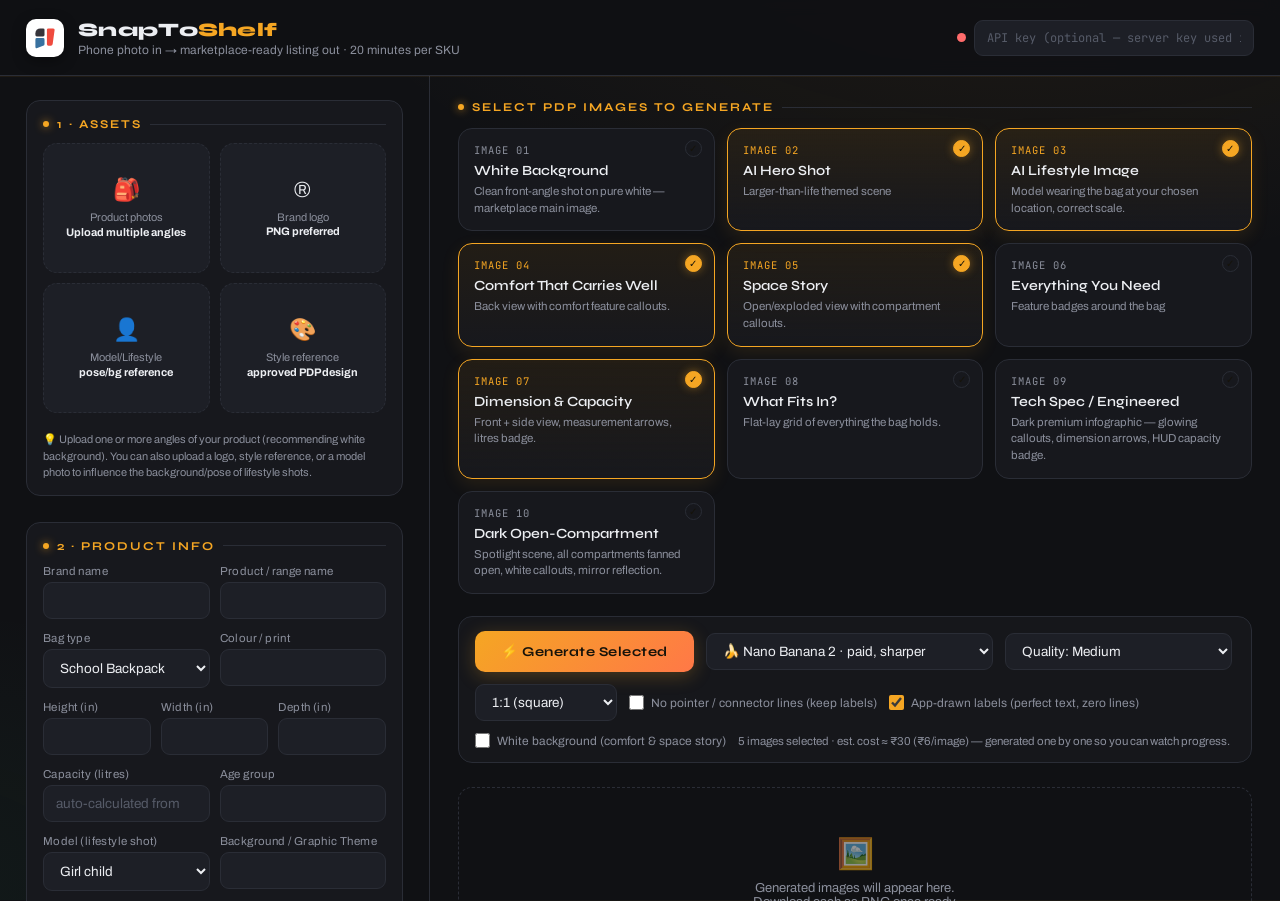
<file: index.html>
<!DOCTYPE html>
<html lang="en">
<head>
<meta charset="UTF-8" />
<meta name="viewport" content="width=device-width, initial-scale=1.0" />
<title>SnapToShelf — Marketplace Listing Image Generator</title>
<link rel="icon" type="image/svg+xml" href="data:image/svg+xml,%3Csvg xmlns='http://www.w3.org/2000/svg' viewBox='0 0 100 100'%3E%3Crect width='100' height='100' rx='18' fill='white'/%3E%3Cpath fill='%2336343A' d='M10 30a20 20 0 0 1 20-20h12a6 6 0 0 1 6 6v22a6 6 0 0 1-6 6H16a6 6 0 0 1-6-6z'/%3E%3Cpath fill='%2338719F' d='M10 56a6 6 0 0 1 6-6h26a6 6 0 0 1 6 6v20a6 6 0 0 1-6 6L18 92c-4 1.7-8-1-8-6z'/%3E%3Cpath fill='%23EF4B3E' d='M58 16a6 6 0 0 1 6-6h20a6 6 0 0 1 6 7l-8 58a8 8 0 0 1-8 7H64a6 6 0 0 1-6-6z'/%3E%3C/svg%3E"/>
<link rel="preconnect" href="https://fonts.googleapis.com">
<link href="https://fonts.googleapis.com/css2?family=Archivo:wght@400;500;600;700&family=Outfit:wght@400;500;600;700;800&family=Syne:wght@700;800&family=JetBrains+Mono:wght@400;600&display=swap" rel="stylesheet">
<style>
:root{
  --bg:#101114;
  --panel:#17181d;
  --panel2:#1d1f26;
  --line:#2a2d36;
  --txt:#eceef2;
  --muted:#8b8f9c;
  --amber:#f5a623;
  --amber-dim:#b97e15;
  --green:#3ecf8e;
  --red:#ff6b6b;
  --radius:14px;
}
*{box-sizing:border-box;margin:0;padding:0}
html,body{height:100%}
body{
  background:var(--bg);
  color:var(--txt);
  font-family:'Archivo',sans-serif;
  font-size:14px;
  background-image:
    radial-gradient(1200px 600px at 80% -10%, rgba(245,166,35,.07), transparent 60%),
    radial-gradient(900px 500px at -10% 100%, rgba(62,207,142,.05), transparent 60%);
}
header{
  display:flex;align-items:center;gap:14px;
  padding:18px 26px;border-bottom:1px solid var(--line);
  position:sticky;top:0;background:rgba(16,17,20,.92);backdrop-filter:blur(8px);z-index:50;
}
.logo-mark{
  width:38px;height:38px;border-radius:10px;flex:none;
  background:#fff;
  display:grid;place-items:center;
}
header h1{font-family:'Syne',sans-serif;font-size:19px;font-weight:800;letter-spacing:.3px}
header h1 span{color:var(--amber)}
header .sub{color:var(--muted);font-size:12px;margin-top:2px}
.key-wrap{margin-left:auto;display:flex;gap:8px;align-items:center}
.key-wrap input{
  width:280px;max-width:38vw;background:var(--panel2);border:1px solid var(--line);
  color:var(--txt);padding:9px 12px;border-radius:9px;font-family:'JetBrains Mono',monospace;font-size:12px;
}
.key-wrap input:focus{outline:none;border-color:var(--amber)}
.key-dot{width:9px;height:9px;border-radius:50%;background:var(--red);flex:none}
.key-dot.ok{background:var(--green)}

main{display:grid;grid-template-columns:430px 1fr;gap:0;min-height:calc(100vh - 75px)}
@media(max-width:980px){main{grid-template-columns:1fr}}

/* ---------- LEFT PANEL ---------- */
.left{
  border-right:1px solid var(--line);padding:24px 26px 60px;
  overflow-y:auto;max-height:calc(100vh - 75px);
}
@media(max-width:980px){.left{max-height:none;border-right:none;border-bottom:1px solid var(--line)}}
.sec{margin-bottom:26px}
.sec-title{
  font-family:'Syne';font-weight:700;font-size:12px;letter-spacing:2px;
  text-transform:uppercase;color:var(--amber);margin-bottom:12px;
  display:flex;align-items:center;gap:8px;
}
.sec-title::after{content:"";flex:1;height:1px;background:var(--line)}
.uploads{display:grid;grid-template-columns:repeat(auto-fill, minmax(130px, 1fr));gap:10px}
.drop{
  border:1.5px dashed var(--line);border-radius:var(--radius);
  padding:14px;text-align:center;cursor:pointer;transition:.2s;
  background:var(--panel);position:relative;min-height:130px;
  display:flex;flex-direction:column;align-items:center;justify-content:center;gap:8px;
}
.drop:hover{border-color:var(--amber)}
.drop.has-img{border-style:solid;border-color:var(--green)}
.drop img{max-width:100%;max-height:90px;border-radius:8px;background:#fff}
.drop .d-label{font-size:11px;color:var(--muted);line-height:1.3}
.drop .d-icon{font-size:22px}
.drop input{display:none}

/* Clear button overlay */
.clear-btn {
  position: absolute;
  top: 6px;
  right: 6px;
  width: 20px;
  height: 20px;
  border-radius: 50%;
  background: rgba(255,107,107,0.85);
  color: #fff;
  border: none;
  cursor: pointer;
  display: none;
  align-items: center;
  justify-content: center;
  font-size: 11px;
  font-weight: bold;
  z-index: 10;
  transition: background 0.15s, transform 0.1s;
}
.clear-btn:hover {
  background: #ff4a4a;
  transform: scale(1.1);
}
.drop.has-img .clear-btn {
  display: flex;
}

/* Product gallery for multiple product images */
.prod-gallery {
  display: flex;
  flex-wrap: wrap;
  gap: 8px;
  margin-top: 10px;
  grid-column: 1 / -1;
  width: 100%;
}
.prod-thumb {
  position: relative;
  width: 70px;
  height: 70px;
  border: 1.5px solid var(--green);
  border-radius: 8px;
  overflow: hidden;
  background: #fff;
  display: flex;
  align-items: center;
  justify-content: center;
  box-shadow: 0 2px 6px rgba(0,0,0,0.3);
}
.prod-thumb img {
  max-width: 100%;
  max-height: 100%;
  object-fit: contain;
}
.prod-thumb .clear-btn {
  display: flex;
  top: 3px;
  right: 3px;
  width: 16px;
  height: 16px;
  font-size: 9px;
}

label.f-label{display:block;font-size:11.5px;color:var(--muted);margin:0 0 5px;letter-spacing:.4px}
.field{margin-bottom:13px}
input[type=text],input[type=number],select,textarea{
  width:100%;background:var(--panel2);border:1px solid var(--line);color:var(--txt);
  padding:10px 12px;border-radius:9px;font-family:'Archivo';font-size:13.5px;
}
input:focus,select:focus,textarea:focus{outline:none;border-color:var(--amber)}
textarea{resize:vertical;min-height:60px}
.row2{display:grid;grid-template-columns:1fr 1fr;gap:10px}
.row3{display:grid;grid-template-columns:1fr 1fr 1fr;gap:10px}

.chips{display:flex;flex-wrap:wrap;gap:7px}
.chip{
  border:1px solid var(--line);background:var(--panel2);color:var(--muted);
  padding:6px 11px;border-radius:99px;font-size:12px;cursor:pointer;transition:.15s;user-select:none;
}
.chip.on{background:rgba(245,166,35,.14);border-color:var(--amber);color:var(--amber)}
.chip .chip-n{
  display:none;width:48px;margin-left:8px;padding:4px 6px;
  border:1px solid var(--amber);border-radius:6px;background:#26201294;
  color:var(--amber);font-size:13px;font-weight:700;text-align:center;
  -moz-appearance:textfield;appearance:textfield;
}
.chip .chip-n::-webkit-inner-spin-button,
.chip .chip-n::-webkit-outer-spin-button{-webkit-appearance:none;margin:0}
.chip .chip-n::placeholder{color:#8a6a2a;font-weight:400}
.chip.on .chip-n{display:inline-block}

/* ---------- RIGHT PANEL ---------- */
.right{padding:24px 28px 80px;overflow-y:auto;max-height:calc(100vh - 75px)}
@media(max-width:980px){.right{max-height:none}}
.types{display:grid;grid-template-columns:repeat(auto-fill,minmax(215px,1fr));gap:12px;margin-bottom:22px}
.tcard{
  background:var(--panel);border:1px solid var(--line);border-radius:var(--radius);
  padding:14px 15px;cursor:pointer;transition:.15s;position:relative;
}
.tcard:hover{border-color:#3a3e4a}
.tcard.on{border-color:var(--amber);background:linear-gradient(180deg,rgba(245,166,35,.08),var(--panel))}
.tcard .num{
  font-family:'JetBrains Mono';font-size:10.5px;color:var(--muted);letter-spacing:1px;
}
.tcard.on .num{color:var(--amber)}
.tcard h3{font-size:14px;font-weight:600;margin:5px 0 4px;font-family:'Syne'}
.tcard p{font-size:11.5px;color:var(--muted);line-height:1.45}
.tcard .tick{
  position:absolute;top:11px;right:12px;width:17px;height:17px;border-radius:50%;
  border:1.5px solid var(--line);display:grid;place-items:center;font-size:10px;color:#16130a;
}
.tcard.on .tick{background:var(--amber);border-color:var(--amber)}

.gen-bar{
  display:flex;gap:12px;align-items:center;flex-wrap:wrap;
  background:var(--panel);border:1px solid var(--line);border-radius:var(--radius);
  padding:14px 16px;margin-bottom:24px;
}
.btn{
  font-family:'Syne';font-weight:700;font-size:13.5px;letter-spacing:.5px;
  background:var(--amber);color:#16130a;border:none;border-radius:10px;
  padding:12px 26px;cursor:pointer;transition:.15s;
}
.btn:hover{background:#ffc14d}
.btn:disabled{background:var(--line);color:var(--muted);cursor:not-allowed}
.gen-bar select{width:auto;padding:9px 32px 9px 12px}
.gen-bar .hint{color:var(--muted);font-size:11.5px;flex:1;min-width:160px}

.results{display:grid;grid-template-columns:repeat(auto-fill,minmax(290px,1fr));gap:16px}
.rcard{
  background:var(--panel);border:1px solid var(--line);border-radius:var(--radius);
  overflow:hidden;display:flex;flex-direction:column;
}
.rcard .r-img{
  aspect-ratio:1/1;background:var(--panel2);display:grid;place-items:center;position:relative;
}
.rcard .r-img img{width:100%;height:100%;object-fit:contain;background:#fff}
.spinner{
  width:34px;height:34px;border:3px solid var(--line);border-top-color:var(--amber);
  border-radius:50%;animation:spin .8s linear infinite;
}
@keyframes spin{to{transform:rotate(360deg)}}
.r-foot{display:flex;align-items:center;gap:8px;padding:11px 13px;border-top:1px solid var(--line)}
.r-foot .r-name{font-size:12.5px;font-weight:600;flex:1}
.r-foot .mini{
  background:var(--panel2);border:1px solid var(--line);color:var(--txt);
  font-size:11.5px;padding:6px 11px;border-radius:8px;cursor:pointer;
}
.r-foot .mini:hover{border-color:var(--amber);color:var(--amber)}
.r-status{font-size:11px;color:var(--muted);padding:0 13px 11px}
.r-status.err{color:var(--red)}
.empty{
  border:1.5px dashed var(--line);border-radius:var(--radius);padding:48px 20px;
  text-align:center;color:var(--muted);font-size:13px;grid-column:1/-1;
}
.toast{
  position:fixed;bottom:22px;left:50%;transform:translateX(-50%);
  background:#23161a;border:1px solid var(--red);color:#ffb3b3;
  padding:12px 20px;border-radius:10px;font-size:13px;z-index:99;display:none;max-width:90vw;
}

/* ---------- THEME ENHANCEMENTS ---------- */
::selection{background:rgba(245,166,35,.3)}
::-webkit-scrollbar{width:10px;height:10px}
::-webkit-scrollbar-track{background:transparent}
::-webkit-scrollbar-thumb{background:#2a2d36;border-radius:99px;border:2px solid var(--bg)}
::-webkit-scrollbar-thumb:hover{background:#454a58}

.logo-mark{box-shadow:0 4px 14px rgba(0,0,0,.4)}
header{box-shadow:0 1px 0 rgba(245,166,35,.07)}

.drop{transition:.2s}
.drop:hover{transform:translateY(-2px);box-shadow:0 8px 20px rgba(0,0,0,.3)}
.chip:hover{border-color:#3a3e4a;color:var(--txt)}

.tcard{transition:.2s}
.tcard:hover{transform:translateY(-2px);box-shadow:0 8px 22px rgba(0,0,0,.35)}
.tcard.on{box-shadow:0 6px 18px rgba(245,166,35,.10)}

.btn{background:linear-gradient(135deg,var(--amber),#ff7847);box-shadow:0 4px 18px rgba(245,166,35,.25);transition:.18s}
.btn:hover{background:linear-gradient(135deg,#ffc14d,#ff8c5e);transform:translateY(-1px);box-shadow:0 6px 24px rgba(245,166,35,.38)}
.btn:disabled{background:var(--line);box-shadow:none;transform:none}

.rcard{animation:cardIn .35s ease both;transition:.2s}
.rcard:hover{border-color:#3a3e4a;box-shadow:0 10px 28px rgba(0,0,0,.4)}
@keyframes cardIn{from{opacity:0;transform:translateY(10px)}to{opacity:1;transform:none}}
.rcard .r-img img{cursor:zoom-in;transition:transform .25s}
.rcard .r-img:hover img{transform:scale(1.025)}

/* ---------- MULTI-SELECT DOWNLOAD ---------- */
.r-pick{
  position:absolute;top:10px;left:10px;z-index:5;width:20px;height:20px;
  accent-color:var(--amber);cursor:pointer;
}
.dl-bar{
  position:fixed;bottom:22px;right:24px;display:none;align-items:center;gap:10px;
  background:var(--panel);border:1px solid var(--amber);border-radius:12px;
  padding:10px 16px;z-index:120;box-shadow:0 10px 30px rgba(0,0,0,.5);font-size:12.5px;
}
.dl-bar.show{display:flex}
.dl-bar .mini{
  background:var(--panel2);border:1px solid var(--line);color:var(--txt);
  font-size:11.5px;padding:6px 11px;border-radius:8px;cursor:pointer;
}
.dl-bar .mini:hover{border-color:var(--amber);color:var(--amber)}

/* ---------- PREVIEW MODAL ---------- */
.modal{
  position:fixed;inset:0;z-index:200;display:none;align-items:center;justify-content:center;
  background:rgba(8,9,12,.86);backdrop-filter:blur(12px);
}
.modal.open{display:flex;animation:fadeIn .18s ease}
@keyframes fadeIn{from{opacity:0}to{opacity:1}}
.m-stage{max-width:min(88vw,940px);max-height:76vh;display:grid;place-items:center}
.m-stage img{
  max-width:min(88vw,940px);max-height:76vh;border-radius:16px;background:#fff;
  box-shadow:0 30px 90px rgba(0,0,0,.65);cursor:zoom-in;transition:transform .25s ease;
}
.m-stage img.zoomed{transform:scale(1.7);cursor:zoom-out}
.m-nav{
  position:fixed;top:50%;transform:translateY(-50%);width:48px;height:48px;border-radius:50%;
  border:1px solid var(--line);background:rgba(23,24,29,.85);color:var(--txt);
  font-size:22px;line-height:1;cursor:pointer;display:grid;place-items:center;transition:.15s;z-index:201;
}
.m-nav:hover{border-color:var(--amber);color:var(--amber)}
.m-nav:disabled{opacity:.3;cursor:default}
#mPrev{left:26px}
#mNext{right:26px}
.m-top{position:fixed;top:16px;right:20px;display:flex;gap:10px;z-index:201}
.m-btn{
  font-family:'Archivo';font-size:13px;padding:9px 16px;border-radius:10px;
  border:1px solid var(--line);background:rgba(23,24,29,.85);color:var(--txt);cursor:pointer;transition:.15s;
}
.m-btn:hover{border-color:var(--amber);color:var(--amber)}
.m-cap{
  position:fixed;bottom:20px;left:50%;transform:translateX(-50%);
  display:flex;align-items:center;gap:12px;background:rgba(23,24,29,.85);
  border:1px solid var(--line);border-radius:99px;padding:9px 18px;font-size:13px;z-index:201;
}
.m-cap .m-count{color:var(--muted);font-family:'JetBrains Mono';font-size:11.5px}

/* ---------- DESIGN PASS ---------- */
::placeholder{color:#565b68}
input[type=text]:hover,input[type=number]:hover,select:hover,textarea:hover{border-color:#3a3e4a}
input[type=text]:focus,input[type=number]:focus,select:focus,textarea:focus{box-shadow:0 0 0 3px rgba(245,166,35,.13)}

.left .sec{
  background:var(--panel);border:1px solid var(--line);border-radius:var(--radius);
  padding:16px 16px 14px;
}
.left .sec .drop{background:var(--panel2)}

.sec-title::before{
  content:"";width:6px;height:6px;border-radius:50%;flex:none;
  background:var(--amber);box-shadow:0 0 8px rgba(245,166,35,.8);
}

.chip{transition:.18s}
.chip:hover{transform:translateY(-1px)}
.chip.on{box-shadow:0 2px 10px rgba(245,166,35,.18)}

.tcard .tick{transition:.18s}
.tcard.on .tick{box-shadow:0 0 10px rgba(245,166,35,.45)}

.right .gen-bar{
  position:sticky;top:0;z-index:40;
  background:rgba(23,24,29,.92);backdrop-filter:blur(8px);
}

.empty{display:flex;flex-direction:column;align-items:center;gap:10px}
.empty::before{content:"🖼️";font-size:30px;opacity:.55}

.r-foot .mini{transition:.15s}
.r-foot .mini:hover{transform:translateY(-1px)}
.btn:active{transform:translateY(0);box-shadow:0 2px 10px rgba(245,166,35,.3)}
</style>
</head>
<body>

<header>
  <div class="logo-mark"><svg viewBox="0 0 100 100" width="24" height="24" xmlns="http://www.w3.org/2000/svg"><path fill="#36343A" d="M10 30a20 20 0 0 1 20-20h12a6 6 0 0 1 6 6v22a6 6 0 0 1-6 6H16a6 6 0 0 1-6-6z"/><path fill="#38719F" d="M10 56a6 6 0 0 1 6-6h26a6 6 0 0 1 6 6v20a6 6 0 0 1-6 6L18 92c-4 1.7-8-1-8-6z"/><path fill="#EF4B3E" d="M58 16a6 6 0 0 1 6-6h20a6 6 0 0 1 6 7l-8 58a8 8 0 0 1-8 7H64a6 6 0 0 1-6-6z"/></svg></div>
  <div>
    <h1>SnapTo<span>Shelf</span></h1>
    <div class="sub">Phone photo in → marketplace-ready listing out · 20 minutes per SKU</div>
  </div>
  <div class="key-wrap">
    <span class="key-dot" id="keyDot"></span>
    <input type="password" id="apiKey" placeholder="sk-... OpenAI API key" autocomplete="off"/>
  </div>
</header>

<main>
<!-- ============ LEFT: INPUTS ============ -->
<div class="left">

  <div class="sec">
    <div class="sec-title">1 · Assets</div>
    <div class="uploads">
      <div class="drop" id="dropProduct">
        <input type="file" accept="image/*" id="fileProduct" multiple/>
        <span class="d-icon">🎒</span>
        <span class="d-label">Product photos<br><b style="color:var(--txt)">Upload multiple angles</b></span>
      </div>
      <div class="drop" id="dropLogo">
        <button class="clear-btn" id="clearLogo" title="Remove">&times;</button>
        <input type="file" accept="image/*" id="fileLogo"/>
        <span class="d-icon">®</span>
        <span class="d-label">Brand logo<br><b style="color:var(--txt)">PNG preferred</b></span>
      </div>
      <div class="drop" id="dropModel">
        <button class="clear-btn" id="clearModel" title="Remove">&times;</button>
        <input type="file" accept="image/*" id="fileModel"/>
        <span class="d-icon">👤</span>
        <span class="d-label">Model/Lifestyle<br><b style="color:var(--txt)">pose/bg reference</b></span>
      </div>
      <div class="drop" id="dropStyle">
        <button class="clear-btn" id="clearStyle" title="Remove">&times;</button>
        <input type="file" accept="image/*" id="fileStyle"/>
        <span class="d-icon">🎨</span>
        <span class="d-label">Style reference<br><b style="color:var(--txt)">approved PDP design</b></span>
      </div>
    </div>
    <div class="prod-gallery" id="prodGallery"></div>
    <div style="font-size:11px;color:var(--muted);margin-top:8px;line-height:1.5">💡 Upload one or more angles of your product (recommending white background). You can also upload a logo, style reference, or a model photo to influence the background/pose of lifestyle shots.</div>
  </div>

  <div class="sec">
    <div class="sec-title">2 · Product Info</div>
    <div class="row2">
      <div class="field"><label class="f-label">Brand name</label><input type="text" id="brand"/></div>
      <div class="field"><label class="f-label">Product / range name</label><input type="text" id="pname"/></div>
    </div>
    <div class="row2">
      <div class="field"><label class="f-label">Bag type</label>
        <select id="bagType">
          <option>School Backpack</option><option>Laptop Backpack</option><option>Casual Backpack</option>
          <option>College Backpack</option><option>Kids Backpack</option><option>Overnighter</option><option>Trolley Bag</option><option>Duffel Bag</option>
        </select>
      </div>
      <div class="field"><label class="f-label">Colour / print</label><input type="text" id="colour"/></div>
    </div>
    <div class="row3">
      <div class="field"><label class="f-label">Height (in)</label><input type="number" id="dimH" step="0.5"/></div>
      <div class="field"><label class="f-label">Width (in)</label><input type="number" id="dimW" step="0.5"/></div>
      <div class="field"><label class="f-label">Depth (in)</label><input type="number" id="dimD" step="0.5"/></div>
    </div>
    <div class="row2">
      <div class="field"><label class="f-label">Capacity (litres) <span id="capAutoLabel" style="color:var(--green);font-size:10px;display:none">(auto)</span></label><input type="number" id="capacity" step="0.5" placeholder="auto-calculated from dims" autocomplete="off"/></div>
      <div class="field"><label class="f-label">Age group</label><input type="text" id="ageGroup"/></div>
    </div>
    <div class="row2">
      <div class="field"><label class="f-label">Model (lifestyle shot)</label>
        <select id="model"><option>Girl child</option><option>Boy child</option><option>Female adult</option><option>Male adult</option><option>No model</option></select>
      </div>
      <div class="field"><label class="f-label">Background / Graphic Theme</label><input type="text" id="theme"/></div>
    </div>
    <div class="field"><label class="f-label">Lifestyle background location</label><input type="text" id="bgLoc"/></div>
    <div class="field"><label class="f-label">Model appearance (optional — describe the person)</label><textarea id="modelDesc"></textarea></div>
  </div>

  <div class="sec">
    <div class="sec-title">3 · Comfort Features</div>
    <div class="chips" id="comfortChips"></div>
  </div>

  <div class="sec">
    <div class="sec-title">4 · Space Story (Compartments)</div>
    <div class="chips" id="spaceChips"></div>
  </div>

  <div class="sec">
    <div class="sec-title">5 · What Fits In</div>
    <div class="chips" id="fitsChips"></div>
  </div>

  <div class="sec">
    <div class="sec-title">6 · Additional Features</div>
    <div class="field"><label class="f-label">"Everything You Need" badge choices (first 4 used)</label><div class="chips" id="needChips"></div></div>
    <div class="field"><label class="f-label">Custom "Everything You Need" badges (comma separated)</label><input type="text" id="needItems"/></div>
    <div class="field"><label class="f-label">Other features (used in Tech Spec callouts etc.)</label><textarea id="extras"></textarea></div>
  </div>

</div>

<!-- ============ RIGHT: TYPES + RESULTS ============ -->
<div class="right">
  <div class="sec-title" style="margin-bottom:14px">Select PDP images to generate</div>
  <div class="types" id="types"></div>

  <div class="gen-bar">
    <button class="btn" id="genBtn">⚡ Generate Selected</button>
    <select id="engine">
      <option value="gemini:gemini-2.5-flash-image">🍌 Nano Banana · free tier</option>
      <option value="gemini:gemini-3.1-flash-image-preview" selected>🍌 Nano Banana 2 · paid, sharper</option>
      <option value="gemini:gemini-3-pro-image-preview">🍌 Nano Banana Pro · paid, best text</option>
      <option value="openai:gpt-image-1">OpenAI gpt-image-1 · paid</option>
    </select>
    <select id="quality">
      <option value="medium" selected>Quality: Medium</option>
      <option value="high">Quality: High (slow, costly)</option>
      <option value="low">Quality: Low (fast test)</option>
    </select>
    <select id="size">
      <option value="1024x1024" selected>1:1 (square)</option>
      <option value="1024x1536">Portrait (2:3)</option>
    </select>
    <label style="display:flex;align-items:center;gap:7px;font-size:12px;color:var(--muted);cursor:pointer;user-select:none">
      <input type="checkbox" id="cleanMode" style="accent-color:var(--amber);width:15px;height:15px"/>
      No pointer / connector lines (keep labels)
    </label>
    <label style="display:flex;align-items:center;gap:7px;font-size:12px;color:var(--muted);cursor:pointer;user-select:none">
      <input type="checkbox" id="overlayMode" checked style="accent-color:var(--amber);width:15px;height:15px"/>
      App-drawn labels (perfect text, zero lines)
    </label>
    <label style="display:flex;align-items:center;gap:7px;font-size:12px;color:var(--muted);cursor:pointer;user-select:none">
      <input type="checkbox" id="whiteBgMode" style="accent-color:var(--amber);width:15px;height:15px"/>
      White background (comfort &amp; space story)
    </label>
    <div class="hint" id="costHint">Select images, fill the form, paste your API key, then generate.</div>
  </div>

  <div class="results" id="results">
    <div class="empty">Generated images will appear here.<br>Download each as PNG once ready.</div>
  </div>
</div>
</main>

<div class="toast" id="toast"></div>

<div class="dl-bar" id="dlBar">
  <b id="dlCount">0 selected</b>
  <button class="mini" id="dlSelAll">Select all</button>
  <button class="mini" id="dlAll">⬇ Download selected</button>
  <button class="mini" id="dlClear">✕ Clear</button>
</div>

<div class="modal" id="modal" aria-hidden="true">
  <div class="m-top">
    <button class="m-btn" id="mDl">⬇ Download PNG</button>
    <button class="m-btn" id="mClose">✕ Close</button>
  </div>
  <button class="m-nav" id="mPrev" title="Previous">‹</button>
  <div class="m-stage"><img id="mImg" alt="Preview"/></div>
  <button class="m-nav" id="mNext" title="Next">›</button>
  <div class="m-cap"><b id="mName"></b><span class="m-count" id="mCount"></span></div>
</div>

<script>
/* ================= DATA ================= */
const FEATURE_ICONS={
  "Adjustable Shoulder Straps":"assets/icons/1Adjustable Shoulder Straps.png",
  "Wide Padded Shoulder Straps":"assets/icons/2Wide Padded Shoulder Straps.png",
  "Premium Quality Zippers":"assets/icons/3Premium Quality Zippers.png",
  "Breathable Back Panel":"assets/icons/4Breathable Back Panel.png",
  "Super Soft Cushion Handle":"assets/icons/5Super Soft Cushion Handle.png",
  "Durable Pullers":"assets/icons/6Durable Pullesr.png",
  "Durable Pullesr":"assets/icons/6Durable Pullesr.png",
  "Lightweight":"assets/icons/7Light weight.png",
  "Light weight":"assets/icons/7Light weight.png",
  "Premium Vegan Fabric":"assets/icons/8Premium .png",
  "Premium Organiser":"assets/icons/8Premium .png",
  "Main Compartment":"assets/icons/9Main Compartment.png",
  "Front Pocket":"assets/icons/10Front Pockect.png",
  "Front Pockect":"assets/icons/10Front Pockect.png",
  "Bottle Pocket":"assets/icons/11Bottle Pocket.png",
  "Side Zip Pocket":"assets/icons/12Side Zip Pocket.png",
  "Easy Organiser":"assets/icons/13Easy organizer.png",
  "Easy Organizer":"assets/icons/13Easy organizer.png",
  "Document Sleeve":"assets/icons/14Doc Sleeve.png",
  "Doc Sleeve":"assets/icons/14Doc Sleeve.png",
  "Small Pocket":"assets/icons/15Small Pocket.png",
  "Padded Laptop Sleeve":"assets/icons/16Papped laptop Sleeve.png",
  "Papped laptop Sleeve":"assets/icons/16Papped laptop Sleeve.png",
  "Trolley Sleeve":"assets/icons/17Trolley Sleeve.png",
  "Water Resistant":"assets/icons/20Water resitant.png",
  "Water Resitant":"assets/icons/20Water resitant.png",
  "Anti Theft":"assets/icons/21Anti theft.png",
  "Anti theft":"assets/icons/21Anti theft.png",
  "Scratch Proof":"assets/icons/22Scratch Proof.png"
};
const FEATURE_ICON_FALLBACKS={
  "Bartacked Stitch on Load Points":"🧵",
  "Bottom Rib Pad":"🛡️"
};

const COMFORT = ["Adjustable Shoulder Straps","Wide Padded Shoulder Straps","Bartacked Stitch on Load Points","Premium Quality Zippers","Breathable Back Panel","Super Soft Cushion Handle","Bottom Rib Pad","Durable Pullers","Lightweight","Premium Vegan Fabric"];
const SPACE = ["Main Compartment","Front Pocket","Bottle Pocket","Side Zip Pocket","Easy Organiser","Premium Organiser","Padded Laptop Sleeve","Document Sleeve","Small Pocket"];
const FITS = ["Books","Notebooks","Pencil Case","Lunch Box","Water Bottle","Umbrella","Folder","Wallet","Laptop","Tablet","Charger","Headphones","Shirt / Clothes","Power Bank"];
const NEED = ["Water Resistant","Anti Theft","Scratch Proof"];

/* Hard-shell trolley luggage has no straps or back panel, so it needs its own
   chip sets and prompt wording rather than the backpack defaults. */
const LUGGAGE_COMFORT = ["TSA Lock","Combination Lock","Flexi PP Shell","Silent 360° Dual Wheels","Telescopic Handle","Sturdy Handle","10 Years Warranty","Lightweight"];
/* soft wheeled duffels have no moulded shell, so swap it for fabric claims */
const DUFFEL_COMFORT = ["TSA Lock","Combination Lock","Premium Vegan Fabric","Silent 360° Dual Wheels","Telescopic Handle","Sturdy Handle","Bartacked Stitch on Load Points","10 Years Warranty","Lightweight"];
const LUGGAGE_SPACE = ["Main Compartment","Zip Divider","Elastic Packing Straps","Zipped Mesh Pocket","Interior Lining","Front Pocket"];
const LUGGAGE_FITS = ["Shoes","Toiletries Pouch","Shirt / Clothes","Trousers","Jacket","Laptop","Charger","Wallet","Travel Documents","Toiletries","Towel","Power Bank"];
const LUGGAGE_NEED = ["Water Resistant","Anti Theft","Scratch Proof"];

/* wheels + telescopic handle — drives the luggage prompt wording and chips */
const LUGGAGE_TYPES = ["Trolley Bag","Duffel Bag"];
/* moulded shell that folds open into two halves; soft duffels do not */
const HARD_CASE_TYPES = ["Trolley Bag"];
function bagTypeVal(){ return document.getElementById("bagType").value; }
function isLuggage(){ return LUGGAGE_TYPES.includes(bagTypeVal()); }
function isHardCase(){ return HARD_CASE_TYPES.includes(bagTypeVal()); }
function chipSets(){
  if(!isLuggage()) return {comfort:COMFORT, space:SPACE, fits:FITS, need:NEED};
  return {comfort: isHardCase()?LUGGAGE_COMFORT:DUFFEL_COMFORT, space:LUGGAGE_SPACE, fits:LUGGAGE_FITS, need:LUGGAGE_NEED};
}

const TYPES = [
 {id:"white",  name:"White Background",        d:"Clean front-angle shot on pure white — marketplace main image.", def:false},
 {id:"hero",   name:"AI Hero Shot",            d:"Larger-than-life themed scene ", def:true},
 {id:"life",   name:"AI Lifestyle Image",      d:"Model wearing the bag at your chosen location, correct scale.", def:true},
 {id:"comfort",name:"Comfort That Carries Well",d:"Back view with comfort feature callouts.", def:true},
 {id:"space",  name:"Space Story",             d:"Open/exploded view with compartment callouts.", def:true},
 {id:"need",   name:"Everything You Need",     d:"Feature badges around the bag", def:false},
 {id:"dims",   name:"Dimension & Capacity",    d:"Front + side view, measurement arrows, litres badge.", def:true},
 {id:"fits",   name:"What Fits In?",           d:"Flat-lay grid of everything the bag holds.", def:false},
 {id:"tech",   name:"Tech Spec / Engineered",  d:"Dark premium infographic — glowing callouts, dimension arrows, HUD capacity badge.", def:false},
 {id:"open",   name:"Dark Open-Compartment",   d:"Spotlight scene, all compartments fanned open, white callouts, mirror reflection.", def:false},
];

/* ================= UI BUILD ================= */
function buildChips(el, arr, withCount){
  el.innerHTML = arr.map(t=>`<span class="chip" data-v="${t}">${t}${withCount?'<input class="chip-n" type="number" min="2" max="9" placeholder="Qty" title="How many? e.g. 2 = the bag has 2 of these (optional)"/>':""}</span>`).join("");
  /* the listener lives on the container, which survives innerHTML — bind once
     or a rebuild would stack handlers and toggle each chip twice */
  if(el.dataset.bound==="1") return;
  el.dataset.bound="1";
  el.addEventListener("click",e=>{
    if(e.target.classList.contains("chip-n")) return;
    const c=e.target.closest(".chip");
    if(c){
      c.classList.toggle("on");
      const n=c.querySelector(".chip-n");
      if(n && !c.classList.contains("on")) n.value="";
    }
  });
}
function rebuildChips(){
  const s=chipSets();
  buildChips(document.getElementById("comfortChips"),s.comfort);
  buildChips(document.getElementById("spaceChips"),s.space,true);
  buildChips(document.getElementById("fitsChips"),s.fits);
  buildChips(document.getElementById("needChips"),s.need);
}
rebuildChips();
/* backpack and luggage have different features, so swap the chips with the type */
document.getElementById("bagType").addEventListener("change",rebuildChips);

const typesEl = document.getElementById("types");
typesEl.innerHTML = TYPES.map((t,i)=>`
  <div class="tcard ${t.def?'on':''}" data-id="${t.id}">
    <div class="num">IMAGE ${String(i+1).padStart(2,"0")}</div>
    <h3>${t.name}</h3><p>${t.d}</p>
    <div class="tick">✓</div>
  </div>`).join("");
typesEl.addEventListener("click",e=>{
  const c = e.target.closest(".tcard"); if(c){c.classList.toggle("on"); updateHint();}
});

function selectedTypes(){ return [...document.querySelectorAll(".tcard.on")].map(c=>c.dataset.id); }
/* approx ₹ per image (USD→INR ≈ 85) */
const PRICE = {
  "gemini:gemini-2.5-flash-image": q=>3,
  "gemini:gemini-3.1-flash-image-preview": q=>6,
  "gemini:gemini-3-pro-image-preview": q=>12,
  "openai:gpt-image-1": q=>({low:1,medium:3.5,high:14}[q]||3.5)
};
function updateHint(){
  const n = selectedTypes().length;
  if(!n){ document.getElementById("costHint").textContent = "Select at least one image type."; return; }
  const engine=document.getElementById("engine").value, quality=document.getElementById("quality").value;
  const per=PRICE[engine]?PRICE[engine](quality):null;
  const cost=per?` · est. cost ≈ ₹${Math.round(n*per*10)/10} (₹${per}/image)`:"";
  document.getElementById("costHint").textContent = `${n} image${n>1?'s':''} selected${cost} — generated one by one so you can watch progress.`;
}
document.getElementById("engine").addEventListener("change",updateHint);
document.getElementById("quality").addEventListener("change",updateHint);
updateHint();

/* ---- AUTO CAPACITY from H×W×D ---- */
const capField = document.getElementById("capacity");
const capAutoLabel = document.getElementById("capAutoLabel");
/* When user types manually, drop the auto flag so we stop overriding */
capField.addEventListener("input", () => {
  delete capField.dataset.auto;
  capAutoLabel.style.display = "none";
});
function autoCalcCapacity() {
  /* Only auto-fill when the field is empty OR was previously auto-filled */
  if (capField.value !== "" && capField.dataset.auto !== "1") return;
  const H = parseFloat(document.getElementById("dimH").value);
  const W = parseFloat(document.getElementById("dimW").value);
  const D = parseFloat(document.getElementById("dimD").value);
  if (H > 0 && W > 0 && D > 0) {
    capField.value = Math.round(H * W * D * 0.016387 * 10) / 10;
    capField.dataset.auto = "1";
    capAutoLabel.style.display = "inline";
  } else if (capField.dataset.auto === "1") {
    capField.value = "";
    delete capField.dataset.auto;
    capAutoLabel.style.display = "none";
  }
}
["dimH","dimW","dimD"].forEach(dimId => {
  document.getElementById(dimId).addEventListener("input", autoCalcCapacity);
});

/* uploads */
let productImgs = [];
let logoImg = null;
let modelImg = null;
let styleImg = null;

function wireSingleDrop(dropId, fileId, setter, clearBtnId) {
  const drop = document.getElementById(dropId);
  const inp = document.getElementById(fileId);
  const clearBtn = document.getElementById(clearBtnId);
  const icon = drop.querySelector(".d-icon");
  const label = drop.querySelector(".d-label");
  const origIconDisplay = icon.style.display || "block";
  const origLabelHTML = label.innerHTML;

  drop.addEventListener("click", (e) => {
    if (e.target !== inp && e.target !== clearBtn && !clearBtn.contains(e.target)) {
      inp.click();
    }
  });

  inp.addEventListener("click", (e) => {
    e.stopPropagation();
  });

  inp.addEventListener("change", () => {
    const f = inp.files[0];
    if (!f) return;
    setter(f);
    const url = URL.createObjectURL(f);
    drop.classList.add("has-img");
    icon.style.display = "none";
    label.innerHTML = `<img src="${url}"/><br>${f.name.slice(0, 20)}`;
  });

  clearBtn.addEventListener("click", (e) => {
    e.preventDefault();
    e.stopPropagation();
    setter(null);
    inp.value = "";
    drop.classList.remove("has-img");
    icon.style.display = origIconDisplay;
    label.innerHTML = origLabelHTML;
  });
}

wireSingleDrop("dropLogo", "fileLogo", f => logoImg = f, "clearLogo");
wireSingleDrop("dropModel", "fileModel", f => modelImg = f, "clearModel");
wireSingleDrop("dropStyle", "fileStyle", f => styleImg = f, "clearStyle");

/* Multiple product photos logic */
const fileProduct = document.getElementById("fileProduct");
const dropProduct = document.getElementById("dropProduct");
const prodGallery = document.getElementById("prodGallery");

dropProduct.addEventListener("click", (e) => {
  if (e.target !== fileProduct) {
    fileProduct.click();
  }
});

fileProduct.addEventListener("click", (e) => {
  e.stopPropagation();
});

fileProduct.addEventListener("change", () => {
  const files = fileProduct.files;
  if (!files || files.length === 0) return;
  for (let i = 0; i < files.length; i++) {
    productImgs.push(files[i]);
  }
  fileProduct.value = "";
  renderProductGallery();
});

function renderProductGallery() {
  prodGallery.innerHTML = "";
  if (productImgs.length > 0) {
    dropProduct.classList.add("has-img");
    dropProduct.querySelector(".d-label").innerHTML = `Product photos<br><b style="color:var(--green)">${productImgs.length} images</b>`;
    dropProduct.querySelector(".d-icon").style.display = "none";
  } else {
    dropProduct.classList.remove("has-img");
    dropProduct.querySelector(".d-label").innerHTML = `Product photos<br><b style="color:var(--txt)">Upload multiple angles</b>`;
    dropProduct.querySelector(".d-icon").style.display = "block";
  }

  productImgs.forEach((f, idx) => {
    const url = URL.createObjectURL(f);
    const thumb = document.createElement("div");
    thumb.className = "prod-thumb";
    thumb.innerHTML = `
      <img src="${url}" />
      <button class="clear-btn" title="Remove" style="display: flex;">&times;</button>
    `;
    thumb.querySelector(".clear-btn").addEventListener("click", (e) => {
      e.preventDefault();
      e.stopPropagation();
      productImgs.splice(idx, 1);
      renderProductGallery();
    });
    prodGallery.appendChild(thumb);
  });
}

/* api key dot — Gemini keys start with AIza or AQ. ; OpenAI keys start with sk- */
const keyInp=document.getElementById("apiKey"), keyDot=document.getElementById("keyDot");
function isGeminiKey(v){ return v.startsWith("AIza")||v.startsWith("AQ.")||(!v.startsWith("sk-")&&v.length>20); }
function keyOk(){ const v=keyInp.value.trim(); return v.length>20&&(isGeminiKey(v)||v.startsWith("sk-")); }
keyInp.addEventListener("input",()=>{
  localStorage.setItem("pdp_key", keyInp.value.trim());
  keyDot.classList.toggle("ok",keyOk());
});
keyInp.placeholder="API key (optional — server key used if empty)";
keyInp.value = localStorage.getItem("pdp_key")||"";
keyDot.classList.toggle("ok",keyOk());

/* ================= PROMPTS ================= */
function chips(el){
  return [...document.querySelectorAll(`#${el} .chip.on`)].map(c=>{
    const base=c.dataset.v;
    const nInp=c.querySelector(".chip-n");
    const n=nInp?parseInt(nInp.value,10):NaN;
    if(n>=2){ return `${n} ${/s$/i.test(base)?base:base+"s"}`; }
    return base;
  });
}
function info(){
  const H=document.getElementById("dimH").value, W=document.getElementById("dimW").value, D=document.getElementById("dimD").value;
  const cm = v=>v?(v*2.54).toFixed(1):"";
  const needList=[...chips("needChips"),...document.getElementById("needItems").value.split(",").map(s=>s.trim()).filter(Boolean)];
  return {
    brand:document.getElementById("brand").value,
    pname:document.getElementById("pname").value,
    bagType:document.getElementById("bagType").value,
    colour:document.getElementById("colour").value,
    H,W,D, Hcm:cm(H), Wcm:cm(W), Dcm:cm(D),
    cap:document.getElementById("capacity").value,
    age:document.getElementById("ageGroup").value,
    model:document.getElementById("model").value,
    bg:document.getElementById("bgLoc").value,
    theme:document.getElementById("theme").value,
    comfort:chips("comfortChips"), space:chips("spaceChips"), fits:chips("fitsChips"),
    extras:document.getElementById("extras").value,
    needItems:needList.join(", "),
    modelDesc:document.getElementById("modelDesc").value
  };
}

/* Decorative theme for every themed image: use the theme the user typed, or —
   when it is blank — auto-derive it from the bag's OWN printed motif/character so
   the whole scene revolves around it (a kitty print → kitty theme, a unicorn →
   unicorn/rainbow, a dinosaur → dinos, a floral → flowers). The bag reference
   photos are attached, so the model can read the print itself. */
function themeDecor(i){
  return (i.theme && i.theme.trim())
    ? i.theme.trim()
    : "the bag's OWN main printed motif or character — read the dominant print/character on the bag from the reference photos (for example a kitty/cat, unicorn, dinosaur, teddy, car, superhero, butterfly or floral print) and build the theme around THAT motif and the bag's colour palette (kitty → cats, paw-prints, whiskers and yarn; unicorn → rainbows, stars and clouds; dinosaur → friendly dinos and leaves; floral → flowers and petals)";
}

const BASE = i => `ABSOLUTE PRODUCT FIDELITY — THIS IS A COMPOSITING TASK, NOT A DESIGN TASK: the bag in the output must be THE IDENTICAL physical ${i.bagType.toLowerCase()} shown in the attached product reference photos, as if those photos were cut out and re-lit in a new scene. Match ONE-TO-ONE: overall silhouette and proportions, every panel and seam, the exact number, size and position of pockets and zippers, zipper pullers, straps, handle shape, stitching, materials and textures, the brand label/badge in its exact position, colour [${i.colour||"exactly as shown in the photos"}] and any print pattern. Pay special attention to ACCENT COLOURS: any contrast-coloured zippers, piping, trims, linings or panels visible in the reference photos MUST appear in the same colour, same position and same brightness — never turn an accent-coloured part black or grey, even in dark or moody lighting. Do NOT invent, redesign, recolour, simplify, add or remove ANY part of the bag — if a detail is not visible in the reference photos, keep it plain and neutral rather than inventing one. Before finishing, verify the generated bag would be recognised as the same product as the reference photos by its owner.${i.brand?` Brand: ${i.brand}${i.pname?` "${i.pname}"`:""}.`:""} Professional Amazon/Flipkart PDP listing image, high resolution, crisp studio quality. Every word of text must be spelled EXACTLY as specified below in clean modern sans-serif type — no extra text, no gibberish, no invented words. TITLE SCALE — KEEP HEADINGS SMALL: any title, subtitle or heading is set in a modest, restrained size. The whole title block (including any bubble or pill around it) must occupy no more than about 12% of the image height and no more than 60% of the image width, sitting compactly at the top with generous clear space around it. The PRODUCT is always the visual hero and must be the largest, most dominant element — never let a heading compete with it or spread across the full width. TEXT IS PLAIN TYPE, NEVER MARKUP: render only the literal words specified. Never draw an angle bracket, chevron, slash, tag, asterisk, underscore, brace, pipe or any other stray punctuation or code-like character next to, between or around the words — colour changes are applied by simply typing the word in that colour, never by drawing a marker of any kind around it. SINGLE PRODUCT ONLY: the background must never contain anything product-shaped — never draw a second, enlarged, blurred, faded, ghosted, silhouetted or watermark copy of the bag behind, around or bleeding off the edges of the main product. The background stays a plain clean surface. (Render more than one view of the product only where this brief explicitly asks for it.) PERMANENT DESIGN RULE — NO POINTING: never draw a callout line, leader line, connector stroke, stem, tick, bracket or dot that points at, reaches towards, or touches the product. Every label, card and badge is a fully detached, closed element floating with plain clean background between it and the product. The ONLY exception is a measurement arrow if one is explicitly specified later in this brief — nothing else may form a line.`;

const PROMPTS = {
 white: i=>`${BASE(i)} IMPORTANT: Only ONE product photo is attached — use it exactly as captured. Render ONLY the bag in a STRAIGHT FRONT VIEW (facing the camera directly, not angled), perfectly centred on a pure white #FFFFFF background with a soft natural contact shadow under the base. No text, no props, no badges, no logo overlays. Clean marketplace main-image.`,
 hero: i=>`${BASE(i)} PREMIUM DREAMY PRODUCT HERO SHOT — a cinematic, photorealistic luxury beauty shot of the bag at its NATURAL real-world size (a normal-sized bag, NOT a giant monument or building), resting elegantly on a raised natural stone or rock pedestal/plinth at the centre of a magical, enchanting themed scene. The bag is the unmistakable HERO of the frame — crisp, sharp and in full focus, occupying roughly 45-55% of the image, presented like a high-end product hero photograph. ENVIRONMENT: a soft, dreamy, aspirational fantasy world themed entirely around ${themeDecor(i)} (scenery and mood direction only — NEVER write any of these words as text anywhere in the image). Surround the bag with beautiful, oversized soft-focus elements OF THAT theme, colour-matched to the bag's own palette, plus drifting sparkles and particles, soft glowing bokeh, silky flowing pastel fabric and a luminous dreamy sky.${i.age?` The mood should feel magical and enchanting to ${i.age}-year-olds.`:""} ABSOLUTELY NO PEOPLE: the image must contain NO humans of any kind — no figures, hands, silhouettes or crowds anywhere. LIGHTING: soft, cinematic, diffused light with a warm dreamy glow and a gentle rim light tracing the bag, a soft realistic contact shadow and subtle reflection where it rests on the pedestal. DEPTH OF FIELD: the fantasy background is softly blurred so the sharply-focused bag always stays the clear focal point. ${i.pname?`The spirit of the product range "${i.pname}" should be felt in the scene's mood (inspiration only — never written as text).`:""} ZERO text in the image — no overlaid brand wordmarks, no captions, no invented signage — only the bag's own printed branding exactly as it appears on the product.`,
 life: i=>`${BASE(i)} Photorealistic LIFESTYLE photo: a ${i.model==="No model"?"natural scene with the bag placed believably":"happy "+i.model.toLowerCase()+(isLuggage()?" walking while pulling the bag along by its fully extended telescopic handle, the bag upright on its wheels beside them, glancing back and smiling at camera":" wearing the bag on BOTH shoulders, looking back over the shoulder and smiling at camera")}${i.age?` (clearly age ${i.age})`:""}, at ${i.bg||(isLuggage()?"a bright, tidy airport terminal or hotel lobby":"a bright, tidy everyday Indian setting")}.${i.model!=="No model"&&i.modelDesc?` MODEL APPEARANCE: ${i.modelDesc}. The person must be an entirely fictional, generic individual matching this description — not a real or recognisable person.`:""} CRITICAL SCALE: the bag must be ${i.H||"correctly"} ${i.H?"inches tall":""} relative to the model's torso — not too big, not too small. Natural window light, shallow depth of field. ${i.age?`A small rounded purple badge in the top-left corner reads exactly "AGE: ${i.age}".`:`No badges, no overlays and no text anywhere in the image.`}`,
 comfort: i=>{
   const cardPart = i.comfort.length
     ? `EXACTLY ${i.comfort.length} small white rounded feature cards arranged in two neat vertical columns — one column down the far LEFT edge of the image, one down the far RIGHT edge, half the cards in each — each card containing a tiny line icon of the feature on top and the feature name below in small dark text, one card per feature, each appearing exactly once, spelled letter-perfect, no extra cards: ${i.comfort.join(", ")}. These are floating legend cards in a card-grid design, NOT a callout diagram: each card is a fully closed shape, and a wide band of plain empty background separates the columns from the bag — absolutely nothing is drawn in that gap. FINAL CHECK: this image contains ZERO lines anywhere — if any stroke connects or reaches from a card towards the bag, the image is WRONG.`
     : `Do NOT draw any callout cards, feature labels or icons — only the title and the bag, with clean empty space around it.`;
   const viewPart = isLuggage()
     ? `Below, the bag perfectly centred at a three-quarter angle with the telescopic handle FULLY EXTENDED upward and all wheels clearly visible on the floor, exactly as the reference photos show them.`
     : `Below, the BACK VIEW of the bag perfectly centred showing back panel and straps.`;
   return `${BASE(i)} Catalogue infographic. Title at top centre inside a white rounded outline bubble, reading exactly these four words and nothing else: Comfort That Carries Well — the words Comfort That in dark text, the words Carries Well in an accent colour, separated by single plain spaces with no character of any kind before, between or after them. ${viewPart} ${cardPart} Background: ${document.getElementById('whiteBgMode').checked?'pure clean white #FFFFFF':`soft pastel tone matching the bag's main colour, with a few subtle 3D decorative elements of ${themeDecor(i)} resting only along the very bottom edge`}. Premium kids-catalogue style.`;
 },
 space: i=>{
   /* Clean "premium Amazon infographic" layout (adapted from the user's prompt):
      one large hero bag centred, with the user's selected storage areas as small
      identical photo insets down the far left/right edges. Count and content are
      driven by the selection, not hard-coded. The app draws the title, icons and
      captions on top, so the model renders NO text. */
   const feats = i.space.slice(0, 6);
   const N = feats.length, leftN = Math.ceil(N / 2), rightN = N - leftN;
   const perCol = Math.max(leftN, rightN);                 /* most tiles in one column */
   const sizePct = perCol >= 3 ? "8-10%" : (perCol === 2 ? "10-12%" : "13-15%");
   const slot = (k) => k < leftN
     ? (leftN === 1 ? "on the far LEFT edge" : `down the far LEFT edge, position ${k + 1} of ${leftN} from the top`)
     : (rightN === 1 ? "on the far RIGHT edge" : `down the far RIGHT edge, position ${k - leftN + 1} of ${rightN} from the top`);
   const insetList = feats.map((f, k) => `${slot(k)}: an opened / in-use premium close-up of the ${f.toLowerCase()}`).join("; ");
   const insets = feats.length
     ? `Create EXACTLY ${N} small rounded-rectangle PHOTO INSETS, ALL IDENTICAL in size and each only about ${sizePct} of the image width (small neat thumbnails), leaving a small empty margin of plain background below each inset — ${insetList}. Each inset is a premium product close-up PHOTOGRAPH of that storage area of THIS exact bag (same bag, colours, print, trims, zips). EVERY inset MUST be completely FILLED with a real photo — NEVER an empty, blank, plain, faded or placeholder rounded rectangle; if a slot would be empty, simply do not draw it. IMPORTANT LAYOUT: keep the top 18% strip clear for a centred title the app adds, then SPACE THE INSETS EVENLY down the FULL height of the left and right edges — the topmost insets begin just under that title strip (around 22% of the image height) and the lowest end near the bottom (around 92%), so the insets are spread out and fill the side edges evenly, NOT clustered in the lower half and NOT leaving a big blank gap under the title.`
     : `Do NOT add any insets — only the centre bag on a clean pastel background.`;
   return `${BASE(i)} Premium Amazon product infographic. The uploaded backpack is the only hero product — keep it 100% IDENTICAL to the reference. Centre the backpack vertically and horizontally. The backpack must visually occupy about HALF of the canvas width and be about 4 TIMES LARGER than each inset, remaining the dominant visual focus. ${insets} Background: a flat, even, soft ${document.getElementById('whiteBgMode').checked?'clean white #FFFFFF':`PASTEL wash that is a pale, light, desaturated tint of the bag's OWN ${i.colour?`${i.colour} `:"main "}colour (for a blue bag a pale sky-blue, for a pink bag a pale pink, etc.) — clearly the same colour family as the bag, NEVER beige, cream, tan, grey or off-white`} with a soft studio shadow. Luxury Amazon listing style — ultra clean, minimal, photorealistic. NO text, NO labels, NO icons, NO title, NO measurements, NO badges, NO decorative objects, NO caption boxes, NO pills, NO empty or blank rounded rectangles/cards, and NO duplicate, ghosted or second backpack anywhere (the app adds the title, icons and captions itself — leave that space as plain empty background).`;
 },
 need: i=>{
   const list = (i.needItems||"").split(",").map(s=>s.trim()).filter(Boolean).slice(0,4);
   const corners = ["top-LEFT corner","top-RIGHT corner","bottom-LEFT corner","bottom-RIGHT corner"];
   const badgePart = list.length
     ? `Exactly ${list.length} white rounded badge card${list.length>1?"s":""} arranged as neat floating side cards: split them between the far LEFT and far RIGHT edges of the image, with a wide empty background band separating each card from the bag. Each card has a small line icon on top and its label below in small dark text, in this order: ${list.map(b=>`"${b}"`).join(", ")}. Each badge appears exactly once, spelled letter-perfect, no other badges anywhere. The bag stands alone in the centre with the bottom fully visible — badges must never cover the bag.`
     : `Do NOT draw any badge cards, feature labels, icons or callouts — only the title and the bag, with clean empty space around the bag.`;
   return `${BASE(i)} Catalogue infographic. Title at top centre inside a simple clean white rounded-rectangle pill outline with a smooth border, never a wavy label or speech bubble. The title is this EXACT phrase and nothing else: "EVERYTHING YOU NEED IN A BAG" — exactly six words, each word written ONCE, no word repeated, no extra syllables (the words "YOU NEED" may be in an accent colour, the rest dark). Bag centred front view, scaled so the full bag remains visible between side badge columns. ${badgePart} Background: a flat, plain, evenly-lit soft pastel surface matching the bag's colour${document.getElementById('whiteBgMode').checked?"":` with a few subtle decorative elements of ${themeDecor(i)}`}, filling the frame edge to edge — the bag appears ONCE and the background behind it is empty, containing no enlarged, faded or ghosted second bag and nothing else bag-shaped. No other text.`;
 },
 dims: i=>{
   /* The whole spec sheet (title, pill, three measurement arrows, warranty tag
      and capacity badge) is canvas-drawn by the app afterwards, so the model
      draws NOTHING but a single clean front view of the bag, left-of-centre,
      with generous empty margins for every overlay zone. */
   return `${BASE(i)} Clean e-commerce product shot for a dimension spec sheet, on a soft PLAIN pastel background that is a very pale, desaturated tint of the bag's OWN dominant colour (a smooth clean studio backdrop — e.g. pale lavender for a purple bag, pale blue for a blue bag, pale pink for a pink bag, pale mint for a green bag), completely empty and even — no clouds, no stars, no rainbows, no props, no patterns, no decorations, no second bag, no ghosted or blurred bag, no reflection, nothing. Show EXACTLY ONE bag: a single FRONT-facing view of the product standing upright, sharp and fully in focus, rendered faithfully from the reference photos with the SAME colours, materials, zips, zipper pullers, trims, badges and proportions. COMPOSITION — LEAVE ROOM FOR OVERLAYS: place the bag in the LEFT-CENTRE of the frame, rendered at a COMPACT size with plenty of breathing room around it — its body occupying only from about 19% to 40% of the image WIDTH and from about 34% to 66% of the image HEIGHT (do NOT let the bag fill more than this). Keep every other area as completely empty plain pastel space with NOTHING in it: the entire TOP 20%, the entire BOTTOM 26%, the left 17% margin, and the WHOLE right 46% of the image — the app draws the title, a pill, the measurement arrows, a warranty tag and a capacity badge into those empty areas itself. CRITICAL — ABSOLUTELY NO TEXT, ICONS OR MEASUREMENTS: do NOT draw any title, words, letters, numbers, units, dimension arrows, measurement lines, ticks, the words HEIGHT/WIDTH/DEPTH, any INCH/IN/CM value, any warranty tag, any test icons, any pill/badge or any capacity marker anywhere in the image — only the single bag on the empty pastel backdrop.`;
 },
 fits: i=>{
   const frontAngleRule = `BAG ANGLE RULE: use the exact same FRONT ANGLE / FRONT VIEW as the first attached product photo. The front panel, front pocket, front artwork, front logo patch and front zipper layout must face the camera. Never show the back panel, shoulder straps, rear padding, rear handle view, side profile or any rotated/back-facing angle.`;
   const itemList = i.fits.length
     ? `ITEM LIST — EXACT AND COMPLETE: there are EXACTLY ${i.fits.length} items, listed here in order: ${i.fits.join(", ")}. Each item appears EXACTLY ONCE. Do NOT add, remove, duplicate or rename any item. Do NOT add an "& More" tile or any other placeholder. ${frontAngleRule}`
     : `No items — only the bag centered with the title above it. ${frontAngleRule}`;
   const labelRule = i.fits.length
     ? `ITEM LABELS: directly beneath EACH item, print its name as a short clean label in dark grey UPPERCASE sans-serif, centred under that item — one label per item, matching the ITEM LIST exactly, spelled letter-perfect, each name appearing once. The labels read, matched to their items in order: ${i.fits.map(x=>x.toUpperCase()).join(", ")}. Labels sit in the small gap under each product, never overlapping any item or the bag. No other text anywhere except the title and these item labels.`
     : ``;
   return `${BASE(i)} CLEAN CATALOGUE "WHAT FITS INSIDE" LAYOUT. Pure white #FFFFFF background. Lighting: bright, even, diffused studio light — no harsh shadows, just a very faint soft drop shadow under each item. TITLE: at the very top, "For All Your" in regular-weight dark sans-serif on one line, then "Essentials" in bold accent colour matching the bag on the next line. No title bubble or outline. COMPOSITION — BAG SIZE IS CRITICAL: the bag is the DOMINANT HERO, shown CLOSED and front-facing, standing UPRIGHT at the absolute centre, rendered LARGE — occupying 45-50% of the image height and at least 35% of the image width. ITEM SIZE IS EQUALLY CRITICAL: every surrounding item stays clearly smaller than the bag, but the items must NEVER be tiny — each one is rendered big and substantial, roughly a THIRD of the bag's size (about 30-40%), large enough that its shape, texture and detail read instantly at a glance. Two failures to avoid, both equally WRONG: the bag not being the single largest object, OR the items looking like small scattered specks floating in empty white space. The items are arranged in a clean, evenly-spaced grid in four zones surrounding the large bag — above, below, left and right — like a professional product stylist laid them out for a catalogue, each item sitting in its own tidy slot with its label beneath it. Scale the items UP until each zone is comfortably filled, leaving only a small uniform gap between neighbouring items and a modest gap to the bag. Items do NOT overlap the bag or each other, but together they must fill the frame generously — NO wide bare margins around the edges, NO large vacant gap between the items and the bag, and NO big empty patches of white anywhere in the composition. ITEMS: ${itemList} Each item is a clean photorealistic product, evenly lit and upright. Items are colour-coordinated with the bag's colour palette. ${labelRule}`;
 },
 open: i=>{
   const callouts = i.space.slice(0,4);
   const posNames = ["upper-LEFT dark area","upper-RIGHT dark area","lower-LEFT dark area","lower-RIGHT dark area"];
   const labelList = callouts.length
     ? `TEXT RULES — FOLLOW EXACTLY: there are EXACTLY ${callouts.length} text labels in this image, no more, no fewer, and no label is ever repeated. ${callouts.map((c,idx)=>`Label ${idx+1}, placed in the ${posNames[idx]}, reads exactly "${c.toUpperCase()}"`).join(". ")}. Each label is ONE single line of small uppercase letter-spaced white sans-serif text, spelled letter-perfect with no extra characters or symbols, floating freely in the dark background near its matching part of the bag. Draw NO connector lines, NO pointer lines, NO arrows, NO brackets and NO leader lines — nothing connects or points from a label to the bag. Labels sit only in empty dark background, never overlapping the bag. Apart from these ${callouts.length} labels and the bag's own printed branding, the image contains ZERO other text, letters, numbers or symbols.`
     : `TEXT RULES: this image contains ZERO text, labels, lines or arrows of any kind (only the bag's own printed branding) — leave clean dark space around the bag.`;
   return `${BASE(i)} PREMIUM DARK SPOTLIGHT PRODUCT SHOT with minimal callouts. Background: deep charcoal-to-black vertical gradient with a single soft cone of white light beaming down from directly above, faint dust particles glowing inside the beam. The bag FLOATS slightly above a glossy dark floor that shows a soft mirror reflection of the bag fading downward. Bag at three-quarter front angle. ${isLuggage()
     ? (isHardCase()
       ? `CRITICAL OPEN-LUGGAGE POSE: the case is unzipped all the way round and folded OPEN like a clamshell into its two halves, standing upright on its wheels — one half shows the main packing compartment with its elastic packing straps, the other shows the zipped divider panel and interior lining, and the telescopic handle is fully extended above. The complete storage anatomy is visible in one photograph, every part physically true to the actual product, open zippers with pullers hanging naturally.`
       : `CRITICAL OPEN-LUGGAGE POSE: the soft bag rests upright on its wheels with the telescopic handle fully extended above, and its main zip is opened WIDE along the top so the mouth of the bag gapes open — the interior lining, packing straps and any inner pockets are clearly visible inside, and every outer pocket is unzipped and open too. The bag keeps its natural soft slouch and is NEVER folded flat into two rigid halves. The complete storage anatomy is visible in one photograph, every part physically true to the actual product, open zippers with pullers hanging naturally.`)
     : `CRITICAL OPEN-BAG POSE: EVERY compartment is unzipped and gaping WIDE open at the same time — the main compartment lid folds back showing the interior lining and organiser, the second compartment gapes open behind it, the front pocket hangs fully open, and both side mesh bottle pockets are pushed outward — the complete storage anatomy visible in one photograph, every part physically true to the actual product, open zippers with pullers hanging naturally.`} ${labelList} LIGHTING RULE: even though the scene is dark and moody, the bag itself sits fully inside the bright spotlight cone and is lit like a studio product photo — its true colours stay saturated and clearly readable, especially any contrast-coloured zippers, trims and the brand badge from the reference photos; only the BACKGROUND is dark, never the bag. Dramatic, premium, photorealistic.`;
 },
 tech: i=>{
   const callouts = [...i.comfort, ...i.space, ...(i.extras?i.extras.split(/[,\n]/).map(s=>s.trim()).filter(Boolean):[])].slice(0,7);
   return `${BASE(i)} PREMIUM DARK TECH-SPEC INFOGRAPHIC, like a high-end gear brand's engineering diagram. Background: very dark charcoal-to-black (#0c0f12) with a faint glowing circuit-board / blueprint line pattern on the floor plane and subtle hexagonal texture, dramatic studio rim lighting on the bag with a soft glowing reflection beneath it. The bag stands centred at three-quarter front angle, hero-lit, with a thin glowing accent-colour outline tracing its silhouette edges (accent colour sampled from the bag itself${i.colour?`, the ${i.colour}`:""}). TITLE at top centre in large bold uppercase pale-grey sans-serif on two lines: "ENGINEERED FOR" / "MAXIMUM CARRY". ${callouts.length?`Around the bag, EXACTLY ${callouts.length} feature callouts in small uppercase letter-spaced pale-grey text, each appearing exactly once, spelled letter-perfect, floating freely in the dark background near its exact part of the bag, distributed evenly left and right: ${callouts.join(", ")}. Draw NO connector lines, NO pointer lines, NO dots and NO leader lines between any callout text and the bag.`:`Do NOT draw any feature callouts or callout lines around the bag — leave the sides clean.`} ${(()=>{const a=[];if(i.H)a.push(`a vertical arrow along the left side of the bag labelled "HEIGHT: ${i.H} Inch" (label written horizontally beside the arrow, normal reading direction)`);if(i.W)a.push(`a horizontal arrow under the front edge labelled "WIDTH: ${i.W} Inch"`);if(i.D)a.push(`a diagonal arrow along the base side edge labelled "DEPTH: ${i.D} Inch"`);return a.length?`DIMENSIONS drawn as thin glowing accent-colour measurement arrows with arrowheads (these measurement arrows are allowed): ${a.join(", ")}. Show ONLY these measurements — do not invent any other number.`:`Do NOT draw any measurement arrows or dimension numbers.`;})()} ${i.cap?`On the upper right, a futuristic HUD-style rounded badge panel with a thin glowing accent border, dark translucent fill and corner notches, reading "CAPACITY:" in small pale text and "${i.cap}L" in large bold accent-colour text, with a small wireframe cube icon beside it.`:`Do NOT draw any capacity badge.`} All linework hairline-thin and precise, futuristic but clean. No other text anywhere.`;
 }
};

/* Describes the role of each attached reference image, in order */
function refNote(typeId){
  let n=1, s=`Attached reference images, in order:`;
  if(typeId==="white" || typeId==="fits"){
    /* White BG and Fits: send only the first product photo (front angle) */
    s+=` (1) product front-facing photo — render this exact bag as shown here, FRONT VIEW only. Do not use or invent a back view, rear view, strap view, or side view.`;
    n=2;
    if(logoImg){ s+=` (${n}) the brand logo — for reference only.`; n++; }
  } else {
    productImgs.forEach((img, idx) => {
      s += ` (${n}) product photo angle ${idx+1} — replicate this bag with complete fidelity.`;
      n++;
    });
    if(logoImg){ s+=` (${n}) the brand logo — use this exact logo wherever a logo is needed.`; n++; }
    if(modelImg){ s+=` (${n}) lifestyle composition and pose reference photo — use ONLY for composition, lighting, bag scale, and pose reference. Do NOT copy the face, facial features, or specific identity of the person. Keep the generated face completely generic and brand-new to comply with safety policies.`; n++; }
    if(styleImg){ s+=` (${n}) a finished approved PDP design from this brand — COPY its layout, composition, title bubble style, callout card design, typography, connector lines, background treatment and overall visual language as closely as possible, but feature THIS product and ONLY the text specified in the brief.`; }
  }
  return s+" BRIEF: ";
}

/* ================= GENERATION ================= */
const resultsEl=document.getElementById("results");
const toast=document.getElementById("toast");
function showToast(m){ toast.textContent=m; toast.style.display="block"; setTimeout(()=>toast.style.display="none",6000); }

/* ================= PREVIEW MODAL ================= */
const modal=document.getElementById("modal"), mImg=document.getElementById("mImg"),
      mName=document.getElementById("mName"), mCount=document.getElementById("mCount"),
      mPrev=document.getElementById("mPrev"), mNext=document.getElementById("mNext");
let mList=[], mIdx=0;

function galleryItems(){
  return [...resultsEl.querySelectorAll(".rcard")].map(c=>{
    const im=c.querySelector(".r-img img");
    return im?{url:im.src, name:(c.querySelector(".r-name")||{}).textContent||"Image"}:null;
  }).filter(Boolean);
}
function openModal(url){
  mList=galleryItems(); if(!mList.length) return;
  mIdx=Math.max(0, mList.findIndex(g=>g.url===url));
  renderModal();
  modal.classList.add("open");
  document.body.style.overflow="hidden";
}
function closeModal(){ modal.classList.remove("open"); document.body.style.overflow=""; }
function renderModal(){
  const g=mList[mIdx];
  mImg.src=g.url; mImg.classList.remove("zoomed");
  mName.textContent=g.name;
  mCount.textContent=`${mIdx+1} / ${mList.length}`;
  mPrev.disabled = mNext.disabled = mList.length<2;
}
function mStep(d){ mIdx=(mIdx+d+mList.length)%mList.length; renderModal(); }
mPrev.onclick=()=>mStep(-1);
mNext.onclick=()=>mStep(1);
document.getElementById("mClose").onclick=closeModal;
/* Build a download filename slug from brand + product name + image type */
function prodSlug(typeName){
  const brand = document.getElementById("brand").value.trim();
  const pname = document.getElementById("pname").value.trim();
  const base = [brand, pname].filter(Boolean).join("_") || "pdp";
  const type = (typeName||"").trim();
  return [base, type].filter(Boolean).join("_").replaceAll(/\s+/g,"_").replaceAll(/[^a-zA-Z0-9_\-]/g,"");
}

document.getElementById("mDl").onclick=()=>{
  const a=document.createElement("a");
  a.href=mImg.src;
  a.download=`${prodSlug(mName.textContent)}.png`;
  a.click();
};
mImg.addEventListener("click",()=>mImg.classList.toggle("zoomed"));
modal.addEventListener("click",e=>{ if(e.target===modal) closeModal(); });
document.addEventListener("keydown",e=>{
  if(!modal.classList.contains("open")) return;
  if(e.key==="Escape") closeModal();
  if(e.key==="ArrowLeft") mStep(-1);
  if(e.key==="ArrowRight") mStep(1);
});
/* open on click of any generated image */
resultsEl.addEventListener("click",e=>{
  if(e.target.tagName==="IMG" && e.target.closest(".r-img")) openModal(e.target.src);
});

/* ================= MULTI-SELECT DOWNLOAD ================= */
const dlBar=document.getElementById("dlBar");
function updateDlBar(){
  const n=document.querySelectorAll(".r-pick:checked").length;
  dlBar.classList.toggle("show", n>0);
  document.getElementById("dlCount").textContent=`${n} selected`;
}
resultsEl.addEventListener("change",e=>{
  if(e.target.classList.contains("r-pick")) updateDlBar();
});
document.getElementById("dlSelAll").onclick=()=>{
  document.querySelectorAll(".r-pick").forEach(p=>p.checked=true);
  updateDlBar();
};
document.getElementById("dlClear").onclick=()=>{
  document.querySelectorAll(".r-pick:checked").forEach(p=>p.checked=false);
  updateDlBar();
};
document.getElementById("dlAll").onclick=async()=>{
  const picks=[...document.querySelectorAll(".r-pick:checked")];
  let n=1;
  for(const p of picks){
    const card=p.closest(".rcard");
    const img=card.querySelector(".r-img img");
    if(!img) continue;
    const typeName=(card.querySelector(".r-name")||{}).textContent||"";
    const a=document.createElement("a");
    a.href=img.src;
    a.download=`${prodSlug(typeName)}_${String(n++).padStart(2,"0")}.png`;
    a.click();
    /* small gap so the browser doesn't block rapid downloads */
    await new Promise(r=>setTimeout(r,450));
  }
};

/* Compress/resize images to stay within Vercel's 4.5 MB request-body limit.
   Always re-encodes to JPEG (PNG ignores the quality arg and stays huge) over a
   white matte so transparent logos don't turn black, then iteratively drops
   quality/dimension until the blob fits under maxBytes. */
function compressImage(file, maxDimension = 1024, maxBytes = 500 * 1024) {
  return new Promise((resolve) => {
    if (!file || !file.type || !file.type.startsWith("image/")) {
      return resolve(file);
    }
    const reader = new FileReader();
    reader.onload = (e) => {
      const img = new Image();
      img.onload = () => {
        let width = img.width;
        let height = img.height;
        if (width > maxDimension || height > maxDimension) {
          if (width > height) {
            height = Math.round((height * maxDimension) / width);
            width = maxDimension;
          } else {
            width = Math.round((width * maxDimension) / height);
            height = maxDimension;
          }
        }
        const render = (w, h) => {
          const canvas = document.createElement("canvas");
          canvas.width = w;
          canvas.height = h;
          const ctx = canvas.getContext("2d");
          ctx.fillStyle = "#ffffff";
          ctx.fillRect(0, 0, w, h);
          ctx.drawImage(img, 0, 0, w, h);
          return canvas;
        };
        let w = width, h = height, quality = 0.85;
        const step = () => {
          render(w, h).toBlob((blob) => {
            if (!blob) return resolve(file);
            const tooBig = blob.size > maxBytes;
            const canShrink = quality > 0.42 || Math.max(w, h) > 512;
            if (tooBig && canShrink) {
              if (quality > 0.5) quality -= 0.12;
              else { w = Math.round(w * 0.82); h = Math.round(h * 0.82); }
              return step();
            }
            const name = (file.name || "image").replace(/\.[^.]+$/, "") + ".jpg";
            resolve(new File([blob], name, { type: "image/jpeg", lastModified: Date.now() }));
          }, "image/jpeg", quality);
        };
        step();
      };
      img.onerror = () => resolve(file);
      img.src = e.target.result;
    };
    reader.onerror = () => resolve(file);
    reader.readAsDataURL(file);
  });
}

/* ============ APP-DRAWN LABEL OVERLAY (canvas) ============ */
const ICON_MAP=[
  /* luggage terms first — these must beat the generic backpack rules below
     (e.g. "Telescopic Handle" would otherwise match /handle/ and show ✋) */
  [/tsa|combination lock|\block\b/i,"🔒"],[/wheel|spinner|360/i,"🛞"],
  [/telescopic|trolley/i,"🧳"],[/shell|polycarbonate|\bpp\b/i,"🛡️"],
  [/warrant|guarantee/i,"📜"],[/packing strap|elastic/i,"🎗️"],[/divider/i,"🗂️"],[/lining/i,"🧶"],
  [/shoe/i,"👟"],[/toiletr/i,"🧼"],[/trouser|jeans/i,"👖"],[/jacket/i,"🧥"],
  [/towel/i,"🧻"],[/passport|travel document/i,"🛂"],
  [/bottle/i,"🧴"],[/laptop/i,"💻"],[/organi[sz]er/i,"🗂️"],[/compartment/i,"📦"],
  [/pocket/i,"👝"],[/strap/i,"🎒"],[/handle/i,"✋"],[/zip/i,"🧷"],[/light/i,"🪶"],
  [/pad|cushion/i,"🛏️"],[/stitch|bartack/i,"🧵"],[/puller/i,"🔩"],[/sleeve|document/i,"💼"],
  [/mesh/i,"🥅"],[/rib|base|bottom/i,"🛡️"],[/fabric|vegan/i,"🧶"],[/breathab|back panel/i,"🌬️"],
  [/water|rain/i,"💧"],[/tear|tough|durab/i,"💪"],[/print|trendy/i,"🎨"],[/usb|charg/i,"🔌"],[/reflect/i,"✨"]
];
function iconFor(t){ for(const [re,e] of ICON_MAP) if(re.test(t)) return e; return "✔️"; }
function loadImgEl(src){ return new Promise((res,rej)=>{ const im=new Image(); im.onload=()=>res(im); im.onerror=rej; im.src=src; }); }
function roundRectPath(ctx,x,y,w,h,r){ ctx.beginPath(); ctx.moveTo(x+r,y); ctx.arcTo(x+w,y,x+w,y+h,r); ctx.arcTo(x+w,y+h,x,y+h,r); ctx.arcTo(x,y+h,x,y,r); ctx.arcTo(x,y,x+w,y,r); ctx.closePath(); }
function wrapLines(ctx,text,maxW){
  const words=text.split(" "), lines=[]; let cur="";
  for(const w of words){ const t=cur?cur+" "+w:w;
    if(ctx.measureText(t).width>maxW && cur){ lines.push(cur); cur=w; } else cur=t; }
  if(cur) lines.push(cur);
  return lines;
}
async function overlayCards(dataUrl,labels,layout,iconMap){
  const img=await loadImgEl(dataUrl);
  const W=img.width,H=img.height;
  const c=document.createElement("canvas"); c.width=W; c.height=H;
  const ctx=c.getContext("2d"); ctx.drawImage(img,0,0);
  const fontPx=Math.round(W*0.014), radius=W*0.018;
  ctx.textAlign="center"; ctx.textBaseline="middle";
  async function drawCard(x,y,w,label){
    const _bk=label.replace(/^\d+\s+/,"").replace(/s$/i,"");
    const _exact=iconMap&&(iconMap[label]||iconMap[_bk]||iconMap[_bk+"s"]||iconMap[_bk+"S"]);
    const _iu=_exact||null;
    const pad=Math.round(w*0.08);
    const iconSz=Math.round(w*0.78);
    ctx.font=`600 ${fontPx}px Archivo, Arial, sans-serif`;
    /* keep any leading count — "2 Main Compartments" is the whole point of the
       qty box; only the icon lookup above strips it */
    const lines=wrapLines(ctx,label,w-pad*2);
    const h=pad+iconSz+Math.round(pad*0.5)+lines.length*Math.round(fontPx*1.35)+pad;
    ctx.save();
    ctx.shadowColor="rgba(20,40,70,0.22)"; ctx.shadowBlur=W*0.014; ctx.shadowOffsetY=W*0.005;
    ctx.fillStyle="#ffffff"; roundRectPath(ctx,x,y,w,h,radius); ctx.fill();
    ctx.restore();
    if(_iu){
      try{
        const ic=await loadImgEl(_iu);
        ctx.drawImage(ic,x+(w-iconSz)/2,y+pad,iconSz,iconSz);
      }catch(e){
        ctx.fillStyle="#1d3354";
        ctx.font=`${Math.round(iconSz*0.9)}px "Segoe UI Emoji", Archivo, sans-serif`;
        ctx.fillText(iconFor(label),x+w/2,y+pad+iconSz/2);
      }
    } else {
      ctx.fillStyle="#1d3354";
      ctx.font=`${Math.round(iconSz*0.82)}px "Segoe UI Emoji", Archivo, sans-serif`;
      ctx.fillText((FEATURE_ICON_FALLBACKS&&FEATURE_ICON_FALLBACKS[label])||iconFor(label),x+w/2,y+pad+iconSz/2);
    }
    ctx.fillStyle="#1d3354";
    ctx.font=`600 ${fontPx}px Archivo, Arial, sans-serif`;
    lines.forEach((ln,k)=>ctx.fillText(ln,x+w/2,y+pad+iconSz+Math.round(pad*0.5)+k*Math.round(fontPx*1.35)+Math.round(fontPx*0.65)));
    return h;
  }
  if(layout==="sides"){
    const cardW=Math.round(W*0.115);
    const leftLabels=labels.slice(0,Math.ceil(labels.length/2));
    const rightLabels=labels.slice(Math.ceil(labels.length/2));
    const margin=W*0.055, gap=H*0.018, topY=H*0.22;
    let y=topY; for(const l of leftLabels){ y+=await drawCard(margin,y,cardW,l)+gap; }
    y=topY; for(const l of rightLabels){ y+=await drawCard(W-margin-cardW,y,cardW,l)+gap; }
  }else{
    const n=labels.length, gap=W*0.018, margin=W*0.05;
    const w=Math.min(W*0.18,(W-2*margin-(n-1)*gap)/n);
    let x=(W-(w*n+gap*(n-1)))/2;
    const y=H*0.735;
    for(const l of labels){ await drawCard(x,y,w,l); x+=w+gap; }
  }
  return c.toDataURL("image/png");
}

/* Reference "Space Story" overlay: the model draws the centre bag + four corner
   compartment PHOTO tiles; this DETECTS each tile's real position, then anchors
   the "SPACE STORY" title (top-left), an icon badge on each tile's top edge and a
   white caption chip centred under it — so the labels track the tiles precisely
   instead of sitting at guessed corners. */
async function overlaySpaceCorners(dataUrl, labels, iconMap){
  const img=await loadImgEl(dataUrl);
  const W=img.width,H=img.height;
  const c=document.createElement("canvas"); c.width=W; c.height=H;
  const ctx=c.getContext("2d"); ctx.drawImage(img,0,0);
  if(document.fonts&&document.fonts.load){ try{ await document.fonts.load(`800 ${Math.round(W*0.05)}px Syne`); await document.fonts.load(`700 ${Math.round(W*0.022)}px Outfit`); }catch(e){} }

  /* snapshot the clean image + sample the flat background colour for tile detection */
  let data=null; try{ data=ctx.getImageData(0,0,W,H).data; }catch(e){ data=null; }
  const px=(fx,fy)=>{ const x=Math.round(W*fx),y=Math.round(H*fy),i=(y*W+x)*4; return [data[i],data[i+1],data[i+2]]; };
  let bg=[236,228,246];
  if(data){ const a=px(0.5,0.045),b=px(0.012,0.5),c2=px(0.988,0.5); bg=[(a[0]+b[0]+c2[0])/3,(a[1]+b[1]+c2[1])/3,(a[2]+b[2]+c2[2])/3]; }

  /* find the photo tile inside one quadrant: cluster the columns that differ from
     the background, keep the cluster nearest the OUTER edge (so the centre bag,
     which sits toward the inner edge, is ignored), then its row extent. */
  const detect=(rx0,rx1,ry0,ry1,outer)=>{
    if(!data) return null;
    const x0=Math.round(W*rx0),x1=Math.round(W*rx1),y0=Math.round(H*ry0),y1=Math.round(H*ry1);
    const t2=34*34;
    const marked=(x,y)=>{ const i=(y*W+x)*4; const dr=data[i]-bg[0],dg=data[i+1]-bg[1],db=data[i+2]-bg[2]; return dr*dr+dg*dg+db*db>t2; };
    const colThresh=((y1-y0)/2)*0.16, gapMax=Math.round(W*0.03);
    const cols=[]; for(let x=x0;x<x1;x++){ let cnt=0; for(let y=y0;y<y1;y+=2) if(marked(x,y)) cnt++; cols[x]=cnt>=colThresh?1:0; }
    const clusters=[]; let cur=null,gap=0;
    for(let x=x0;x<x1;x++){ if(cols[x]){ if(!cur)cur={s:x,e:x}; cur.e=x; gap=0; } else if(cur){ gap++; if(gap>gapMax){ clusters.push(cur); cur=null; } } }
    if(cur) clusters.push(cur);
    const wide=clusters.filter(cl=>(cl.e-cl.s)>=W*0.08);
    if(!wide.length) return null;
    const cl = outer==="L" ? wide.reduce((a,b)=>a.s<=b.s?a:b) : wide.reduce((a,b)=>a.e>=b.e?a:b);
    const rowThresh=((cl.e-cl.s)/2)*0.16;
    let top=-1,bot=-1;
    for(let y=y0;y<y1;y++){ let cnt=0; for(let x=cl.s;x<=cl.e;x+=2) if(marked(x,y)) cnt++; if(cnt>=rowThresh){ if(top<0)top=y; bot=y; } }
    if(top<0 || (bot-top)<H*0.06) return null;
    return {left:cl.s,right:cl.e,top,bottom:bot};
  };

  /* accent colour sampled from the centre bag, for the themed title */
  let accent="#7A3FD0";
  const bagAcc=sampleBagAccent(ctx,{left:Math.round(W*0.34),right:Math.round(W*0.66),top:Math.round(H*0.36),bottom:Math.round(H*0.74)},W,H);
  if(bagAcc){ const hsl=rgbToHsl(bagAcc[0],bagAcc[1],bagAcc[2]); const sat=Math.min(0.85,Math.max(0.5,hsl[1])); accent=rgbToHex(hslToRgb(hsl[0],sat,0.42)); }

  /* title — centred at the top in the bag's theme colour, AUTO-SIZED to fit the
     clear centre gap between the top corner tiles so it can never overlap them */
  ctx.fillStyle=accent; ctx.textAlign="center"; ctx.textBaseline="alphabetic";
  let tSz=Math.round(W*0.048);
  ctx.font=`800 ${tSz}px Syne, Outfit, Arial, sans-serif`;
  const maxTW=W*0.40, tW=ctx.measureText("SPACE STORY").width;
  if(tW>maxTW){ tSz=Math.floor(tSz*maxTW/tW); ctx.font=`800 ${tSz}px Syne, Outfit, Arial, sans-serif`; }
  ctx.fillText("SPACE STORY", W/2, Math.round(H*0.08));

  /* Lay the selected tiles out in TWO side columns (left = first half, right =
     second half) so ANY number the user selects is shown — not a fixed four.
     Each region is one tile's vertical band; capY caps its caption drop. */
  const N=labels.length;
  const leftN=Math.ceil(N/2), rightN=N-leftN;
  const regions=[];
  const buildCol=(count,rx0,rx1,outer)=>{
    const top=0.19, bandH=(0.95-top)/Math.max(1,count);
    for(let j=0;j<count;j++){ const y0=top+bandH*j, y1=top+bandH*(j+1);
      regions.push({rx0,rx1,ry0:y0+0.008,ry1:y1-0.02,outer,capY:y1-0.03}); }
  };
  buildCol(leftN,0.02,0.27,"L");
  buildCol(rightN,0.73,0.98,"R");
  const dense=Math.max(leftN,rightN)>=3;             /* 5-6 insets: shrink chrome */
  const iconR=Math.round(W*(dense?0.019:0.024));

  for(let k=0;k<N;k++){
    const r=regions[k], label=labels[k];
    const tile=detect(r.rx0,r.rx1,r.ry0,r.ry1,r.outer);
    let cx,topY,botY;
    if(tile){
      cx=(tile.left+tile.right)/2; topY=tile.top;
      /* anchor the caption a fixed fraction below the tile TOP (reliable) using the
         tile WIDTH as a floor — the columns are narrow (clear of the bag), so the
         detected BOTTOM is the tile itself; place the caption below it with a small
         margin so the icon + caption ALWAYS clear the card, never overlapping it */
      botY=Math.max(tile.bottom, topY+(tile.right-tile.left))+Math.round(H*0.012);
    }
    else { cx=W*(r.outer==="L"?0.15:0.85); botY=H*((r.ry0+r.ry1)/2)+H*0.05; topY=botY-H*0.12; }
    /* never let the caption drop past this tile's band */
    botY=Math.min(botY, Math.round(H*r.capY));

    /* caption chip auto-fit + clamped, with the icon badge attached directly
       ABOVE it so the icon always tracks its own tile/caption (no floating) */
    let cs=Math.round(W*(dense?0.016:0.019)); ctx.font=`700 ${cs}px Outfit, Archivo, Arial, sans-serif`;
    const maxCap=W*0.24;
    if(ctx.measureText(label).width>maxCap){ cs=Math.max(9,Math.floor(cs*maxCap/ctx.measureText(label).width)); ctx.font=`700 ${cs}px Outfit, Archivo, Arial, sans-serif`; }
    const tw=ctx.measureText(label).width, chW=tw+Math.round(W*0.04), chH=Math.round(cs*2.2);
    let chx=cx-chW/2; chx=Math.max(Math.round(W*0.012), Math.min(chx, W-Math.round(W*0.012)-chW));
    /* stack sits just below the tile: [icon badge] then [caption] — keep on-canvas */
    const iGap=Math.round(H*0.005);
    let chy=Math.min(botY+iconR*2+iGap+Math.round(H*0.006), H-chH-Math.round(H*0.01));
    const iy=chy-iGap-iconR;
    /* icon badge — white circle with a themed accent ring */
    ctx.beginPath(); ctx.arc(cx,iy,iconR,0,Math.PI*2);
    ctx.fillStyle="#ffffff"; ctx.fill();
    ctx.strokeStyle=accent; ctx.lineWidth=Math.max(1.2,W*0.0016); ctx.stroke();
    const bk=label.replace(/^\d+\s+/,"").replace(/s$/i,"");
    const iconSrc=iconMap&&(iconMap[label]||iconMap[bk]||iconMap[bk+"s"]||iconMap[bk+"S"]);
    if(iconSrc){ try{ const ic=await loadImgEl(iconSrc); const sz=iconR*1.2; ctx.drawImage(ic,cx-sz/2,iy-sz/2,sz,sz); }catch(e){} }
    /* caption chip — white pill with a themed accent border + accent text */
    ctx.save();
    ctx.shadowColor="rgba(20,40,70,0.16)"; ctx.shadowBlur=W*0.012; ctx.shadowOffsetY=W*0.003;
    roundRectPath(ctx,chx,chy,chW,chH,chH/2); ctx.fillStyle="#ffffff"; ctx.fill();
    ctx.restore();
    roundRectPath(ctx,chx,chy,chW,chH,chH/2); ctx.strokeStyle=accent; ctx.lineWidth=Math.max(1.2,W*0.0016); ctx.stroke();
    ctx.fillStyle=accent; ctx.textAlign="center"; ctx.textBaseline="middle";
    ctx.fillText(label,chx+chW/2,chy+chH/2);
  }
  return c.toDataURL("image/png");
}

/* Locates the front bag by clustering non-white columns, so the height label
   can be sized and placed against the model's actual composition rather than
   fixed fractions (the model ignores instructions about where to compose). */
function findFrontBag(ctx, W, H) {
  const xMax = Math.round(W * 0.60);
  const y0 = Math.round(H * 0.12), y1 = Math.round(H * 0.95), bh = y1 - y0;
  let d;
  try { d = ctx.getImageData(0, y0, xMax, bh).data; } catch (e) { return null; }
  /* Detect the bag as pixels that differ from the BACKGROUND colour (sampled from
     the far-left top corner, which is always empty margin) — the sheet background
     is a pale tint of the bag's colour, so a fixed near-white threshold would count
     a coloured (e.g. blue) background as bag and push the edges out. */
  const bR = d[0], bG = d[1], bB = d[2];
  const ink = (x, y) => { const i = (y * xMax + x) * 4; const dr = d[i]-bR, dg = d[i+1]-bG, db = d[i+2]-bB; return (dr*dr + dg*dg + db*db) > 1600; };
  /* cluster columns across the middle band only — the title sits above it and
     the width arrow/label below it, so the bag is all that can match here */
  const mb0 = Math.round(bh * 0.20), mb1 = Math.round(bh * 0.62);
  const colInk = [];
  for (let x = 0; x < xMax; x++) {
    colInk[x] = 0;
    for (let y = mb0; y < mb1; y++) if (ink(x, y)) { colInk[x] = 1; break; }
  }
  const gapMax = Math.max(3, Math.round(W * 0.006));
  const clusters = []; let cur = null, gap = 0;
  for (let x = 0; x < xMax; x++) {
    if (colInk[x]) { if (!cur) cur = { s: x, e: x }; cur.e = x; gap = 0; }
    else if (cur) { gap++; if (gap > gapMax) { clusters.push(cur); cur = null; gap = 0; } }
  }
  if (cur) clusters.push(cur);
  const bag = clusters.find(c => (c.e - c.s) >= Math.round(W * 0.10));
  if (!bag) return null;
  /* bag height = tallest run of inked rows within the bag's columns, which
     excludes the width arrow and its text sitting below a white gap */
  const rowInk = [];
  for (let y = 0; y < bh; y++) {
    rowInk[y] = 0;
    for (let x = bag.s; x <= bag.e; x++) if (ink(x, y)) { rowInk[y] = 1; break; }
  }
  const yGapMax = Math.max(3, Math.round(H * 0.008));
  const runs = []; let run = null, yg = 0;
  for (let y = 0; y < bh; y++) {
    if (rowInk[y]) { if (!run) run = { s: y, e: y }; run.e = y; yg = 0; }
    else if (run) { yg++; if (yg > yGapMax) { runs.push(run); run = null; yg = 0; } }
  }
  if (run) runs.push(run);
  let best = null;
  for (const r of runs) if (!best || (r.e - r.s) > (best.e - best.s)) best = r;
  if (!best) return null;
  return { left: bag.s, right: bag.e, top: best.s + y0, bottom: best.e + y0 };
}


/* ===== Reference-style dimension spec sheet =====================================
   Draws the ENTIRE overlay in one pass over a clean single-bag image: the title,
   the "Dimensions (LxWxD)" pill, three measurement arrows (height on the left,
   width under the bag, depth diagonally off the bottom-right corner), a hanging
   "warranty & quality test" tag with five line-art test icons, and a boxed
   capacity badge. Nothing here relies on the model drawing text — it garbles it. */
function _rr(ctx, x, y, w, h, r) {
  r = Math.min(r, w / 2, h / 2);
  ctx.beginPath();
  ctx.moveTo(x + r, y);
  ctx.arcTo(x + w, y, x + w, y + h, r);
  ctx.arcTo(x + w, y + h, x, y + h, r);
  ctx.arcTo(x, y + h, x, y, r);
  ctx.arcTo(x, y, x + w, y, r);
  ctx.closePath();
}
/* Five simple stroked test icons, each drawn centred in a circle of radius r. */
const DIM_TEST_ICONS = {
  zip(ctx, cx, cy, r) {
    const t = Math.max(1, r * 0.09);
    ctx.lineWidth = t;
    ctx.beginPath(); ctx.moveTo(cx, cy - r * 0.8); ctx.lineTo(cx, cy + r * 0.8); ctx.stroke();
    for (let k = -3; k <= 3; k++) {
      const y = cy + k * r * 0.24, side = (k % 2 === 0) ? 1 : -1;
      ctx.beginPath(); ctx.moveTo(cx, y); ctx.lineTo(cx + side * r * 0.42, y); ctx.stroke();
    }
    _rr(ctx, cx - r * 0.22, cy + r * 0.18, r * 0.44, r * 0.5, r * 0.12); ctx.stroke();
    ctx.beginPath(); ctx.moveTo(cx, cy + r * 0.68); ctx.lineTo(cx, cy + r * 0.95); ctx.stroke();
  },
  humidity(ctx, cx, cy, r) {
    ctx.lineWidth = Math.max(1, r * 0.09);
    ctx.beginPath();
    ctx.moveTo(cx, cy - r * 0.85);
    ctx.bezierCurveTo(cx + r * 0.85, cy + r * 0.1, cx + r * 0.55, cy + r * 0.9, cx, cy + r * 0.9);
    ctx.bezierCurveTo(cx - r * 0.55, cy + r * 0.9, cx - r * 0.85, cy + r * 0.1, cx, cy - r * 0.85);
    ctx.closePath(); ctx.stroke();
    ctx.beginPath(); ctx.arc(cx - r * 0.18, cy + r * 0.35, r * 0.22, Math.PI * 0.7, Math.PI * 1.3); ctx.stroke();
  },
  topHandle(ctx, cx, cy, r) {
    ctx.lineWidth = Math.max(1, r * 0.09);
    /* arch handle */
    ctx.beginPath(); ctx.arc(cx, cy + r * 0.25, r * 0.7, Math.PI, 0); ctx.stroke();
    ctx.beginPath(); ctx.moveTo(cx - r * 0.7, cy + r * 0.25); ctx.lineTo(cx - r * 0.7, cy + r * 0.55); ctx.stroke();
    ctx.beginPath(); ctx.moveTo(cx + r * 0.7, cy + r * 0.25); ctx.lineTo(cx + r * 0.7, cy + r * 0.55); ctx.stroke();
    /* up arrow through it */
    ctx.beginPath(); ctx.moveTo(cx, cy + r * 0.15); ctx.lineTo(cx, cy - r * 0.85); ctx.stroke();
    ctx.beginPath(); ctx.moveTo(cx, cy - r * 0.85); ctx.lineTo(cx - r * 0.28, cy - r * 0.5); ctx.moveTo(cx, cy - r * 0.85); ctx.lineTo(cx + r * 0.28, cy - r * 0.5); ctx.stroke();
  },
  strapHandle(ctx, cx, cy, r) {
    ctx.lineWidth = Math.max(1, r * 0.09);
    _rr(ctx, cx - r * 0.3, cy - r * 0.85, r * 0.6, r * 1.7, r * 0.18); ctx.stroke();
    ctx.beginPath(); ctx.moveTo(cx - r * 0.55, cy - r * 0.12); ctx.lineTo(cx + r * 0.55, cy - r * 0.12);
    ctx.moveTo(cx - r * 0.55, cy + r * 0.12); ctx.lineTo(cx + r * 0.55, cy + r * 0.12); ctx.stroke();
    _rr(ctx, cx - r * 0.14, cy - r * 0.18, r * 0.28, r * 0.36, r * 0.08); ctx.stroke();
  },
  burst(ctx, cx, cy, r) {
    ctx.lineWidth = Math.max(1, r * 0.09);
    ctx.beginPath(); ctx.arc(cx, cy, r * 0.22, 0, Math.PI * 2); ctx.stroke();
    const dirs = [[0, -1], [0, 1], [-1, 0], [1, 0]];
    for (const [dx, dy] of dirs) {
      const sx = cx + dx * r * 0.85, sy = cy + dy * r * 0.85;
      const ex = cx + dx * r * 0.4, ey = cy + dy * r * 0.4;
      ctx.beginPath(); ctx.moveTo(sx, sy); ctx.lineTo(ex, ey); ctx.stroke();
      /* arrowhead pointing inward */
      const px = -dy, py = dx;
      ctx.beginPath(); ctx.moveTo(ex, ey);
      ctx.lineTo(ex + dx * r * 0.28 + px * r * 0.18, ey + dy * r * 0.28 + py * r * 0.18);
      ctx.moveTo(ex, ey);
      ctx.lineTo(ex + dx * r * 0.28 - px * r * 0.18, ey + dy * r * 0.28 - py * r * 0.18);
      ctx.stroke();
    }
  }
};

/* ---- colour helpers for theming the dims accent to the bag ------------------- */
function rgbToHsl(r, g, b) {
  r /= 255; g /= 255; b /= 255;
  const mx = Math.max(r, g, b), mn = Math.min(r, g, b);
  let h = 0, s = 0, l = (mx + mn) / 2;
  if (mx !== mn) {
    const dd = mx - mn;
    s = l > 0.5 ? dd / (2 - mx - mn) : dd / (mx + mn);
    if (mx === r) h = (g - b) / dd + (g < b ? 6 : 0);
    else if (mx === g) h = (b - r) / dd + 2;
    else h = (r - g) / dd + 4;
    h /= 6;
  }
  return [h, s, l];
}
function hslToRgb(h, s, l) {
  let r, g, b;
  if (s === 0) { r = g = b = l; }
  else {
    const hue2rgb = (p, q, t) => { if (t < 0) t += 1; if (t > 1) t -= 1; if (t < 1/6) return p + (q - p) * 6 * t; if (t < 1/2) return q; if (t < 2/3) return p + (q - p) * (2/3 - t) * 6; return p; };
    const q = l < 0.5 ? l * (1 + s) : l + s - l * s, p = 2 * l - q;
    r = hue2rgb(p, q, h + 1/3); g = hue2rgb(p, q, h); b = hue2rgb(p, q, h - 1/3);
  }
  return [Math.round(r * 255), Math.round(g * 255), Math.round(b * 255)];
}
function rgbToHex(rgb) { return "#" + rgb.map(v => Math.max(0, Math.min(255, v)).toString(16).padStart(2, "0")).join(""); }
/* DOMINANT colour of the bag: bins the coloured pixels by hue (weighted by
   saturation) and returns the average of the busiest bin. Averaging every pixel
   muddies a multi-colour print to grey; the dominant-hue bin stays clean (e.g. a
   blue ocean bag returns blue, not teal-grey). Skips whites, blacks and greys. */
function sampleBagAccent(ctx, box, W, H) {
  const x0 = Math.round(box.left + (box.right - box.left) * 0.15);
  const x1 = Math.round(box.left + (box.right - box.left) * 0.85);
  const y0 = Math.round(box.top + (box.bottom - box.top) * 0.15);
  const y1 = Math.round(box.top + (box.bottom - box.top) * 0.85);
  const w = Math.max(1, x1 - x0), h = Math.max(1, y1 - y0);
  let d; try { d = ctx.getImageData(x0, y0, w, h).data; } catch (e) { return null; }
  const BINS = 12, wt = new Array(BINS).fill(0), acc = Array.from({ length: BINS }, () => [0, 0, 0, 0]);
  let n = 0;
  for (let i = 0; i < d.length; i += 16) {          /* subsample every 4th px */
    const r = d[i], g = d[i + 1], b = d[i + 2];
    const mx = Math.max(r, g, b), mn = Math.min(r, g, b);
    if (mx > 238 && mn > 228) continue;              /* white */
    if (mx < 42) continue;                           /* black */
    if (mx - mn < 28) continue;                      /* greys — need real colour */
    const hsl = rgbToHsl(r, g, b), bi = Math.min(BINS - 1, Math.floor(hsl[0] * BINS));
    wt[bi] += hsl[1];                                /* weight by saturation */
    acc[bi][0] += r; acc[bi][1] += g; acc[bi][2] += b; acc[bi][3]++;
    n++;
  }
  if (n < 12) return null;
  let best = 0; for (let i = 1; i < BINS; i++) if (wt[i] > wt[best]) best = i;
  const c = acc[best]; if (c[3] < 1) return null;
  return [c[0] / c[3], c[1] / c[3], c[2] / c[3]];
}

async function overlayDimsSheet(dataUrl, d, size) {
  const img = await loadImgEl(dataUrl);
  const W = img.width, H = img.height;
  if (document.fonts && document.fonts.load) { try { await document.fonts.load(`800 ${Math.round(W * 0.045)}px Outfit`); await document.fonts.load(`700 ${Math.round(W * 0.028)}px Outfit`); } catch (e) {} }
  const c = document.createElement("canvas"); c.width = W; c.height = H;
  const ctx = c.getContext("2d");
  ctx.drawImage(img, 0, 0);

  /* accent + ink default to purple, but are re-derived from the bag's colour below */
  let PURPLE = "#8B3AD6", INK = "#3D2B63";
  const GREY = "#6B6480";
  const F = "Outfit, Poppins, Archivo, Arial, sans-serif";

  /* locate the single bag on the (still clean) generated image */
  const sc = document.createElement("canvas"); sc.width = W; sc.height = H;
  sc.getContext("2d").drawImage(img, 0, 0);
  let box = findFrontBag(sc.getContext("2d"), W, H);
  if (!box) box = { left: Math.round(W * 0.17), right: Math.round(W * 0.45), top: Math.round(H * 0.30), bottom: Math.round(H * 0.72) };
  if (box.right == null || box.right - box.left < W * 0.08) box.right = Math.min(Math.round(W * 0.47), box.left + Math.round(W * 0.28));

  /* THEME THE ACCENT TO THE BAG: sample the bag's dominant colour and turn it into
     a readable accent (title, pill, arrows, capacity) + a dark ink for labels, so
     a purple bag gets purple, a blue bag blue, a pink bag pink, etc. */
  const accRGB = sampleBagAccent(sc.getContext("2d"), box, W, H);
  if (accRGB) {
    const hsl = rgbToHsl(accRGB[0], accRGB[1], accRGB[2]);
    const sat = Math.min(0.85, Math.max(0.5, hsl[1]));
    PURPLE = rgbToHex(hslToRgb(hsl[0], sat, 0.42));
    INK = rgbToHex(hslToRgb(hsl[0], Math.min(0.55, sat), 0.24));
  }

  /* GUARANTEE a compact bag: image models ignore size hints, so if the drawn bag
     is bigger than the target, shrink the whole generated frame on-canvas and
     re-anchor it left-of-centre. The plain lavender background scales with it and
     the fill colour is sampled from a corner, so the rescale is seamless. Every
     overlay below reads the updated box, so arrows/tag/badge follow the new size. */
  const TARGET_W = 0.32, TARGET_H = 0.55;             /* max bag size as a fraction */
  const bagWFrac = (box.right - box.left) / W, bagHFrac = (box.bottom - box.top) / H;
  const s = Math.min(TARGET_W / bagWFrac, TARGET_H / bagHFrac, 1);
  if (s < 0.97) {
    const p = sc.getContext("2d").getImageData(2, 2, 1, 1).data;
    const bg = `rgb(${p[0]},${p[1]},${p[2]})`;
    const bagCx = (box.left + box.right) / 2, bagCy = (box.top + box.bottom) / 2;
    const dx = W * 0.33 - bagCx * s, dy = H * 0.50 - bagCy * s;   /* land bag left-centre */
    ctx.fillStyle = bg; ctx.fillRect(0, 0, W, H);
    ctx.drawImage(img, dx, dy, W * s, H * s);
    box = { left: box.left * s + dx, right: box.right * s + dx, top: box.top * s + dy, bottom: box.bottom * s + dy };
  }

  /* ---- Title + subtitle + pill ---------------------------------------------- */
  ctx.textAlign = "center"; ctx.textBaseline = "alphabetic";
  const titleSz = Math.round(W * 0.044);
  ctx.font = `800 ${titleSz}px ${F}`; ctx.fillStyle = PURPLE;
  ctx.fillText("Designed for Everyday Use", W / 2, Math.round(H * 0.05));
  const subSz = Math.round(W * 0.023);
  ctx.font = `600 ${subSz}px ${F}`; ctx.fillStyle = "#3b3b45";
  ctx.fillText("Lightweight. Durable. Reliable.", W / 2, Math.round(H * 0.082));
  const pillTxt = "Dimensions (LxWxD)";
  const pillSz = Math.round(W * 0.027);
  ctx.font = `700 ${pillSz}px ${F}`;
  const pw = ctx.measureText(pillTxt).width + Math.round(W * 0.055);
  const ph = Math.round(pillSz * 1.9);
  const px = W / 2 - pw / 2, py = Math.round(H * 0.095);
  _rr(ctx, px, py, pw, ph, ph / 2); ctx.fillStyle = PURPLE; ctx.fill();
  ctx.fillStyle = "#ffffff"; ctx.textBaseline = "middle";
  ctx.fillText(pillTxt, W / 2, py + ph / 2);
  ctx.textBaseline = "alphabetic";

  const lw = Math.max(1.6, W * 0.0022);
  const head = Math.max(5, Math.round(W * 0.009));

  /* ---- HEIGHT arrow (dashed, left of the bag) ------------------------------- */
  if (d.H) {
    const ax = Math.max(Math.round(W * 0.11), box.left - Math.round(W * 0.05));
    ctx.strokeStyle = PURPLE; ctx.fillStyle = PURPLE; ctx.lineWidth = lw;
    ctx.setLineDash([Math.round(W * 0.012), Math.round(W * 0.009)]);
    ctx.beginPath(); ctx.moveTo(ax, box.top); ctx.lineTo(ax, box.bottom); ctx.stroke();
    ctx.setLineDash([]);
    const tick = Math.round(W * 0.02);
    ctx.beginPath(); ctx.moveTo(ax - tick, box.top); ctx.lineTo(ax + tick, box.top);
    ctx.moveTo(ax - tick, box.bottom); ctx.lineTo(ax + tick, box.bottom); ctx.stroke();
    /* rotated two-column label in the left margin: HEIGHT then the value+cm */
    const cyMid = (box.top + box.bottom) / 2;
    const nameSz = Math.round(W * 0.026), valSz = Math.round(W * 0.019);
    const rotCol = (x, text, font, fill) => {
      ctx.save(); ctx.translate(x, cyMid); ctx.rotate(-Math.PI / 2);
      ctx.font = font; ctx.fillStyle = fill; ctx.textAlign = "center"; ctx.textBaseline = "middle";
      ctx.fillText(text, 0, 0); ctx.restore();
    };
    const valX = ax - Math.round(W * 0.016) - valSz / 2;
    const nameX = valX - valSz / 2 - Math.round(W * 0.008) - nameSz / 2;
    rotCol(valX, `${d.H} IN (${d.Hcm} CM)`, `600 ${valSz}px ${F}`, "#333333");
    rotCol(nameX, "HEIGHT", `800 ${nameSz}px ${F}`, INK);
  }

  /* ---- WIDTH arrow (under the bag) ------------------------------------------ */
  if (d.W) {
    const wy = Math.min(box.bottom + Math.round(H * 0.03), Math.round(H * 0.80));
    ctx.strokeStyle = PURPLE; ctx.fillStyle = PURPLE; ctx.lineWidth = lw;
    ctx.setLineDash([Math.round(W * 0.012), Math.round(W * 0.009)]);
    ctx.beginPath(); ctx.moveTo(box.left, wy); ctx.lineTo(box.right, wy); ctx.stroke();
    ctx.setLineDash([]);
    const tick = Math.round(W * 0.02);
    ctx.beginPath(); ctx.moveTo(box.left, wy - tick); ctx.lineTo(box.left, wy + tick);
    ctx.moveTo(box.right, wy - tick); ctx.lineTo(box.right, wy + tick); ctx.stroke();
    const wCx = (box.left + box.right) / 2, wLy = wy + Math.round(H * 0.013);
    ctx.textAlign = "center"; ctx.textBaseline = "top";
    ctx.font = `800 ${Math.round(W * 0.026)}px ${F}`; ctx.fillStyle = INK;
    ctx.fillText("WIDTH", wCx, wLy);
    ctx.font = `600 ${Math.round(W * 0.019)}px ${F}`; ctx.fillStyle = "#333333";
    ctx.fillText(`${d.W} IN (${d.Wcm} CM)`, wCx, wLy + Math.round(W * 0.03));
    ctx.textBaseline = "alphabetic";
  }

  /* DEPTH arrow intentionally omitted — only HEIGHT and WIDTH are shown. */

  /* ---- Warranty & quality-test tag (right side) ----------------------------- */
  /* right-align the tag to the frame edge, but push its left edge past the bag
     so it can never overlap the product no matter how wide the model drew it */
  const rightEdge = W - Math.round(W * 0.035);
  const tx = Math.max(rightEdge - Math.round(W * 0.36), box.right + Math.round(W * 0.03));
  const tw = rightEdge - tx;

  /* Prefer the designed tag artwork (assets/warranty-tag.png). If it is missing,
     fall back to the canvas-drawn tag so the sheet always renders. */
  let tagAsset = null;
  try { tagAsset = await loadImgEl("assets/warranty-tag.png"); } catch (e) { tagAsset = null; }

  if (tagAsset && tagAsset.width) {
    /* colour-key a flat background to transparent so only the tag composites onto
       the lavender sheet. An already-transparent PNG passes through untouched. */
    let src = tagAsset;
    try {
      const tc = document.createElement("canvas"); tc.width = tagAsset.width; tc.height = tagAsset.height;
      const tctx = tc.getContext("2d"); tctx.drawImage(tagAsset, 0, 0);
      const idata = tctx.getImageData(0, 0, tc.width, tc.height), a = idata.data;
      /* The artwork sits on a flat light background (near-white top margin + a
         light-grey field) that is close in tone to the tag paper. Key out only
         low-saturation pixels in the background brightness bands — the bright
         white margin and the mid light-grey field — while keeping the slightly
         brighter tag paper and the dark icons/text/cord. */
      let keyed = 0;
      for (let i = 0; i < a.length; i += 4) {
        if (a[i + 3] < 200) continue;                       /* already transparent */
        const r = a[i], g = a[i + 1], b = a[i + 2];
        const mx = Math.max(r, g, b), mn = Math.min(r, g, b);
        if (mx - mn <= 16 && (mx >= 236 || (mx >= 188 && mx <= 222))) { a[i + 3] = 0; keyed++; }
      }
      if (keyed > 0) { tctx.putImageData(idata, 0, 0); src = tc; }
    } catch (e) { src = tagAsset; }
    /* fit the artwork into the right zone, preserving its aspect ratio */
    const ar = tagAsset.width / tagAsset.height;
    const zx = tx, zw = tw, zy = Math.round(H * 0.15), zh = Math.round(H * 0.72);
    let w = zw, h = w / ar;
    if (h > zh) { h = zh; w = h * ar; }
    ctx.drawImage(src, zx + (zw - w) / 2, zy, w, h);
  } else {
    /* fallback: canvas-drawn tag (title + five line-art icons) */
    const ty = Math.round(H * 0.20), th = Math.round(H * 0.58);
    /* hanging cord + eyelet */
    ctx.strokeStyle = "#1b1b1b"; ctx.lineWidth = Math.max(2, W * 0.003);
    const holeX = tx + tw / 2, holeY = ty + Math.round(H * 0.02);
    ctx.beginPath(); ctx.moveTo(holeX, holeY); ctx.lineTo(holeX - Math.round(W * 0.02), holeY - Math.round(H * 0.06));
    ctx.moveTo(holeX, holeY); ctx.lineTo(holeX + Math.round(W * 0.02), holeY - Math.round(H * 0.06)); ctx.stroke();
    /* tag body */
    _rr(ctx, tx, ty, tw, th, Math.round(W * 0.02));
    ctx.fillStyle = "#F6F4FA"; ctx.fill();
    ctx.strokeStyle = "#E0DAEC"; ctx.lineWidth = Math.max(1, W * 0.0015); ctx.stroke();
    ctx.fillStyle = "#ffffff"; ctx.beginPath(); ctx.arc(holeX, holeY + Math.round(H * 0.005), Math.round(W * 0.012), 0, Math.PI * 2); ctx.fill();
    ctx.strokeStyle = "#c9c2d8"; ctx.lineWidth = Math.max(1.5, W * 0.0018); ctx.stroke();
    /* tag title — auto-fit the long first line to the tag width */
    ctx.fillStyle = PURPLE; ctx.textAlign = "center"; ctx.textBaseline = "alphabetic";
    const ttlLine = "6 MONTHS WARRANTY &";
    let ttlSz = Math.round(tw * 0.085); ctx.font = `800 ${ttlSz}px ${F}`;
    const maxTtlW = tw - Math.round(W * 0.03);
    if (ctx.measureText(ttlLine).width > maxTtlW) { ttlSz = Math.floor(ttlSz * maxTtlW / ctx.measureText(ttlLine).width); ctx.font = `800 ${ttlSz}px ${F}`; }
    const ttlY = ty + Math.round(th * 0.15);
    ctx.fillText(ttlLine, tx + tw / 2, ttlY);
    ctx.fillText("QUALITY TEST", tx + tw / 2, ttlY + ttlSz * 1.15);
    /* icon grid: 3 across then 2 across. Each cell shrinks its own label until the
       widest line fits its column, so neighbouring labels never collide. */
    const r = Math.round(tw * 0.10);
    const baseLabelSz = Math.round(tw * 0.046);
    const drawCell = (icon, lines, cx, cy, cellW) => {
      ctx.strokeStyle = "#2a2530"; ctx.lineJoin = "round"; ctx.lineCap = "round";
      ctx.beginPath(); ctx.arc(cx, cy, r, 0, Math.PI * 2); ctx.stroke();
      DIM_TEST_ICONS[icon](ctx, cx, cy, r * 0.62);
      let ls = baseLabelSz; ctx.font = `700 ${ls}px ${F}`;
      const widest = Math.max(...lines.map(l => ctx.measureText(l).width));
      if (widest > cellW) { ls = Math.max(8, Math.floor(ls * cellW / widest)); }
      ctx.fillStyle = GREY; ctx.font = `700 ${ls}px ${F}`; ctx.textAlign = "center"; ctx.textBaseline = "top";
      let ly = cy + r + Math.round(th * 0.02);
      for (const ln of lines) { ctx.fillText(ln, cx, ly); ly += ls * 1.2; }
    };
    const row1Y = ty + Math.round(th * 0.42), row2Y = ty + Math.round(th * 0.72);
    const col1W = tw * 0.29, col2W = tw * 0.34;
    drawCell("zip", ["ZIP", "5,000 CYCLES"], tx + tw * 0.19, row1Y, col1W);
    drawCell("humidity", ["HUMIDITY", "RESISTANCE", "120 HRS"], tx + tw * 0.5, row1Y, col1W);
    drawCell("topHandle", ["TOP HANDLE", "JERK", "2,000 CYCLES"], tx + tw * 0.81, row1Y, col1W);
    drawCell("strapHandle", ["STRAP", "HANDLE JERK", "4,500 CYCLES"], tx + tw * 0.32, row2Y, col2W);
    drawCell("burst", ["BURST", "INTENSE", "PRESSURE"], tx + tw * 0.68, row2Y, col2W);
  }

  /* ---- Capacity badge (boxed, lower-left under the bag) --------------------- */
  if (d.cap) {
    const bw = Math.round(W * 0.28), bh = Math.round(H * 0.11);
    const bx = (box.left + box.right) / 2 - bw / 2;
    const by = Math.round(H * 0.86);
    _rr(ctx, bx, by, bw, bh, Math.round(W * 0.02));
    ctx.fillStyle = "#ffffff"; ctx.fill();
    ctx.strokeStyle = "#D9CFEA"; ctx.lineWidth = Math.max(1.5, W * 0.002); ctx.stroke();
    ctx.textAlign = "center";
    ctx.fillStyle = INK; ctx.font = `600 ${Math.round(W * 0.026)}px ${F}`; ctx.textBaseline = "middle";
    ctx.fillText("CAPACITY", bx + bw / 2, by + bh * 0.3);
    ctx.fillStyle = PURPLE; ctx.font = `800 ${Math.round(W * 0.055)}px ${F}`;
    ctx.fillText(`${d.cap} L`, bx + bw / 2, by + bh * 0.68);
    ctx.textBaseline = "alphabetic";
  }

  return c.toDataURL("image/png");
}

document.getElementById("genBtn").addEventListener("click", async ()=>{
  const key=keyInp.value.trim();
  const [provider,model]=document.getElementById("engine").value.split(":");
  /* gemini with no key → use the server-side key via /api/generate (hosted site only) */
  const serverMode = provider==="gemini" && !isGeminiKey(key);
  if(serverMode && location.protocol==="file:") return showToast("Opened as a local file — paste a Gemini API key, or use the hosted site to generate with the server key.");
  if(provider==="openai" && !key.startsWith("sk-")) return showToast("gpt-image-1 needs an OpenAI key (starts with sk-).");
  if(productImgs.length === 0) return showToast("Upload at least one product photo first.");
  const sel=selectedTypes();
  if(!sel.length) return showToast("Select at least one image type.");

  const i=info(), quality=document.getElementById("quality").value, size=document.getElementById("size").value;
  const btn=document.getElementById("genBtn"); btn.disabled=true;
  if(resultsEl.querySelector(".empty")) resultsEl.innerHTML="";

  showToast("Resizing uploaded images to fit API limits...");
  /* Budget each image so the combined base64 body stays under Vercel's 4.5 MB
     limit: ~3.6 MB of raw bytes / image count, minus the ~34% base64 overhead. */
  const imgCount = productImgs.length + (logoImg?1:0) + (modelImg?1:0) + (styleImg?1:0);
  const budget = Math.max(150*1024, Math.floor((3.6*1024*1024 / Math.max(1,imgCount)) / 1.34));
  const compressedProds = await Promise.all(productImgs.map(f => compressImage(f, 1024, budget)));
  const compressedLogo = logoImg ? await compressImage(logoImg, 1024, budget) : null;
  const compressedModel = modelImg ? await compressImage(modelImg, 1024, budget) : null;
  const compressedStyle = styleImg ? await compressImage(styleImg, 1024, budget) : null;

  const files = [...compressedProds];
  if(compressedLogo) files.push(compressedLogo);
  if(compressedModel) files.push(compressedModel);
  if(compressedStyle) files.push(compressedStyle);

  /* White BG uses only the first product photo (front angle) + optional logo */
  const filesWhite = [compressedProds[0]];
  if(compressedLogo) filesWhite.push(compressedLogo);

  for(const id of sel){
    const t=TYPES.find(x=>x.id===id);
    const card=document.createElement("div");
    card.className="rcard";
    card.innerHTML=`<div class="r-img"><div class="spinner"></div></div>
      <div class="r-foot"><span class="r-name">${t.name}</span></div>
      <div class="r-status">Generating with ${provider==="gemini"?"Nano Banana":"gpt-image-1"}…</div>`;
    resultsEl.prepend(card);

    try{
      /* app-drawn labels: ask the AI for a clean image, overlay cards ourselves */
      let overlayLabels=null, overlayLayout=null, overlayIconMap=null, overlayDims=null, iP=i;
      if(document.getElementById("overlayMode").checked){
        if(id==="comfort" && i.comfort.length){ overlayLabels=i.comfort; overlayLayout="sides"; overlayIconMap=FEATURE_ICONS; iP={...i,comfort:[]}; }
        if(id==="space" && i.space.length){ overlayLabels=i.space.slice(0,6); overlayLayout="spaceCorners"; overlayIconMap=FEATURE_ICONS; /* keep i.space so the prompt can name each tile photo */ }
        if(id==="need"){ const L=(i.needItems||"").split(",").map(s=>s.trim()).filter(Boolean).slice(0,4);
          if(L.length){ overlayLabels=L; overlayLayout="sides"; overlayIconMap=FEATURE_ICONS; iP={...i,needItems:""}; } }
      }
      /* For dims, the whole reference-style spec sheet (title, pill, three
         measurement arrows, warranty tag and capacity badge) is canvas-drawn as
         one overlay — the model draws only a single clean bag; the prompt blanks
         every text/arrow/icon so nothing garbles. */
      if(id==="dims"){ overlayDims={H:i.H,Hcm:i.Hcm,W:i.W,Wcm:i.Wcm,D:i.D,Dcm:i.Dcm,cap:i.cap}; iP={...iP,cap:""}; }
      const filesToUse = (id === "white" || id === "fits") ? filesWhite : files;
      let prompt=refNote(id)+PROMPTS[id](iP);
      if(overlayLabels && overlayLayout==="sides") prompt+=" COMPOSITION: place the single real product bag, sharp and fully in focus, centred and occupying about the middle third of the width, standing on a soft contact shadow. BACKGROUND MUST BE EMPTY AND FLAT: the entire area around the bag — the whole left third, the whole right third, and the space above and below — is one single, completely plain, uniform, evenly-lit flat colour fill with ABSOLUTELY NOTHING in it. Do NOT fill that space with a second bag, a giant blurred bag, a faded or ghosted bag, a watermark bag, a silhouette, a reflection of the bag, product patterns, scenery, props or decoration of any kind — it is bare empty colour, edge to edge and corner to corner, as if the bag were photographed alone on a plain seamless studio backdrop. Exactly ONE bag appears in the whole image.";
      if(overlayLabels && overlayLayout==="bottom") prompt+=" COMPOSITION: keep the bag in the upper two-thirds and leave the bottom quarter of the image as completely empty background.";
      if(document.getElementById("cleanMode").checked){
        prompt+=" FINAL OVERRIDE — NO LINES: keep every title, label, callout card and badge exactly as specified above, but draw ABSOLUTELY NO connector lines, pointer lines, leader lines, arrows, dots or brackets between any text/card and the bag — all labels float freely near their parts. (Measurement arrows for dimensions, if specified above, are the only allowed lines.)";
      }
      const out = provider==="gemini"
        ? (serverMode ? await genGeminiServer(model,prompt,filesToUse,size) : await genGemini(model,key,prompt,filesToUse,size))
        : await genOpenAI(key,prompt,filesToUse,size,quality);

      let url=`data:${out.mime};base64,${out.b64}`;
      if(overlayLabels){
        try{ url = overlayLayout==="spaceCorners"
          ? await overlaySpaceCorners(url,overlayLabels,overlayIconMap)
          : await overlayCards(url,overlayLabels,overlayLayout,overlayIconMap); }
        catch(e){ console.warn("overlay failed",e); }
      }
      if(overlayDims){
        try{ url=await overlayDimsSheet(url,overlayDims,size); }
        catch(e){ console.warn("dims sheet overlay failed",e); }
      }
      card.querySelector(".r-img").innerHTML=`<input type="checkbox" class="r-pick" title="Select for download"/><img src="${url}"/>`;
      card.querySelector(".r-status").textContent="Done ✓";
      const dl=document.createElement("button");
      dl.className="mini"; dl.textContent="⬇ PNG";
      dl.onclick=()=>{ const a=document.createElement("a"); a.href=url; a.download=`${prodSlug(t.name)}.png`; a.click(); };
      card.querySelector(".r-foot").appendChild(dl);
      const re=document.createElement("button");
      re.className="mini"; re.textContent="↻";
      re.title="Regenerate"; re.onclick=()=>{ card.remove(); regenOne(id); };
      card.querySelector(".r-foot").appendChild(re);
    }catch(err){
      card.querySelector(".r-img").innerHTML="⚠️";
      const st=card.querySelector(".r-status");
      st.textContent="Failed: "+err.message;
      st.classList.add("err");
      if(String(err.message).match(/Failed to fetch|cloned|postMessage|NetworkError/i)) {
        st.textContent="Blocked by the preview sandbox. Download this HTML file, then double-click it to open in Chrome — it works there.";
      } else if (String(err.message).match(/IMAGE_OTHER|OTHER|safety|policy/i)) {
        st.textContent="Gemini Safety Refusal: To prevent deepfakes, Gemini blocks replicating real faces/children. Ensure the uploaded model photo has no clear face, or try changing 'Model' to 'No model'.";
      }
      const re=document.createElement("button");
      re.className="mini"; re.textContent="↻ Retry";
      re.onclick=()=>{ card.remove(); regenOne(id); };
      card.querySelector(".r-foot").appendChild(re);
    }
  }
  btn.disabled=false;
});

/* ---------- Gemini / Nano Banana ---------- */
function toB64(file){
  return new Promise((res,rej)=>{
    const r=new FileReader();
    r.onload=()=>res(r.result.split(",")[1]);
    r.onerror=()=>rej(new Error("Could not read file"));
    r.readAsDataURL(file);
  });
}
async function genGemini(model,key,prompt,files,size){
  const parts=[{text:prompt}];
  for(const f of files){
    parts.push({inline_data:{mime_type:f.type||"image/png", data:await toB64(f)}});
  }
  const body={
    contents:[{role:"user",parts}],
    generationConfig:{
      responseModalities:["IMAGE","TEXT"],
      imageConfig:{aspectRatio: size==="1024x1536"?"2:3":"1:1"}
    }
  };
  let res=await fetch(`https://generativelanguage.googleapis.com/v1beta/models/${model}:generateContent`,{
    method:"POST",
    headers:{"x-goog-api-key":key,"Content-Type":"application/json"},
    body:JSON.stringify(body)
  });
  let data=await res.json();
  /* some model versions reject imageConfig — retry without it */
  if(!res.ok && JSON.stringify(data).match(/image_config|imageConfig|aspect/i)){
    delete body.generationConfig.imageConfig;
    res=await fetch(`https://generativelanguage.googleapis.com/v1beta/models/${model}:generateContent`,{
      method:"POST",
      headers:{"x-goog-api-key":key,"Content-Type":"application/json"},
      body:JSON.stringify(body)
    });
    data=await res.json();
  }
  if(!res.ok) throw new Error(data?.error?.message||`HTTP ${res.status}`);
  const cand=data.candidates?.[0];
  const part=(cand?.content?.parts||[]).find(p=>p.inlineData||p.inline_data);
  if(!part){
    const reason=cand?.finishReason?` (${cand.finishReason})`:"";
    const txt=(cand?.content?.parts||[]).find(p=>p.text)?.text||"";
    throw new Error("No image returned"+reason+(txt?": "+txt.slice(0,120):""));
  }
  const inl=part.inlineData||part.inline_data;
  return {b64:inl.data, mime:inl.mimeType||inl.mime_type||"image/png"};
}

/* ---------- Gemini via server key (/api/generate) ---------- */
async function genGeminiServer(model,prompt,files,size){
  const images=[];
  for(const f of files) images.push({mime:f.type||"image/png", data:await toB64(f)});
  const doFetch = ()=>fetch("/api/generate",{
    method:"POST",
    headers:{
      "Content-Type":"application/json",
      ...(localStorage.getItem("pdp_pass")?{"x-app-pass":localStorage.getItem("pdp_pass")}:{})
    },
    body:JSON.stringify({model,prompt,images,size})
  });
  let res=await doFetch();
  if(res.status===401){
    const p=window.prompt("This app is password protected. Enter the app password:");
    if(p){ localStorage.setItem("pdp_pass",p); res=await doFetch(); }
  }
  if(res.status===413) throw new Error("Uploaded images are too large for the server (over 4.5 MB). Use fewer or smaller reference photos and try again.");
  const raw=await res.text();
  let data;
  try{ data=JSON.parse(raw); }
  catch{ throw new Error(`Server error (HTTP ${res.status}): ${raw.slice(0,140)}`); }
  if(!res.ok) throw new Error(data?.error?.message||`HTTP ${res.status}`);
  const cand=data.candidates?.[0];
  const part=(cand?.content?.parts||[]).find(p=>p.inlineData||p.inline_data);
  if(!part){
    const reason=cand?.finishReason?` (${cand.finishReason})`:"";
    const txt=(cand?.content?.parts||[]).find(p=>p.text)?.text||"";
    throw new Error("No image returned"+reason+(txt?": "+txt.slice(0,120):""));
  }
  const inl=part.inlineData||part.inline_data;
  return {b64:inl.data, mime:inl.mimeType||inl.mime_type||"image/png"};
}

/* ---------- OpenAI gpt-image-1 ---------- */
async function genOpenAI(key,prompt,files,size,quality){
  const fields=[["model","gpt-image-1"],["prompt",prompt],["size",size],["quality",quality],["input_fidelity","high"]];
  const fparts=files.map(f=>["image[]",f]);
  const {body,contentType}=await buildMultipart(fields,fparts);
  const res=await fetch("https://api.openai.com/v1/images/edits",{
    method:"POST",
    headers:{Authorization:`Bearer ${key}`,"Content-Type":contentType},
    body
  });
  const data=await res.json();
  if(!res.ok) throw new Error(data?.error?.message||`HTTP ${res.status}`);
  return {b64:data.data[0].b64_json, mime:"image/png"};
}

/* Build multipart/form-data manually as an ArrayBuffer — works even where
   FormData/Blob can't be cloned (sandboxed iframes, fetch proxies). */
async function buildMultipart(fields, files){
  const boundary="----snaptoshelf"+Math.random().toString(16).slice(2);
  const enc=new TextEncoder();
  const parts=[];
  for(const [k,v] of fields){
    parts.push(enc.encode(`--${boundary}\r\nContent-Disposition: form-data; name="${k}"\r\n\r\n${v}\r\n`));
  }
  for(const [k,file] of files){
    const buf=new Uint8Array(await file.arrayBuffer());
    parts.push(enc.encode(`--${boundary}\r\nContent-Disposition: form-data; name="${k}"; filename="${file.name||"image.png"}"\r\nContent-Type: ${file.type||"image/png"}\r\n\r\n`));
    parts.push(buf);
    parts.push(enc.encode(`\r\n`));
  }
  parts.push(enc.encode(`--${boundary}--\r\n`));
  const total=parts.reduce((s,p)=>s+p.length,0);
  const body=new Uint8Array(total);
  let off=0; for(const p of parts){ body.set(p,off); off+=p.length; }
  return {body:body.buffer, contentType:`multipart/form-data; boundary=${boundary}`};
}

function regenOne(id){
  document.querySelectorAll(".tcard").forEach(c=>c.classList.toggle("on",c.dataset.id===id));
  document.getElementById("genBtn").click();
}
</script>
</body>
</html>
</file>
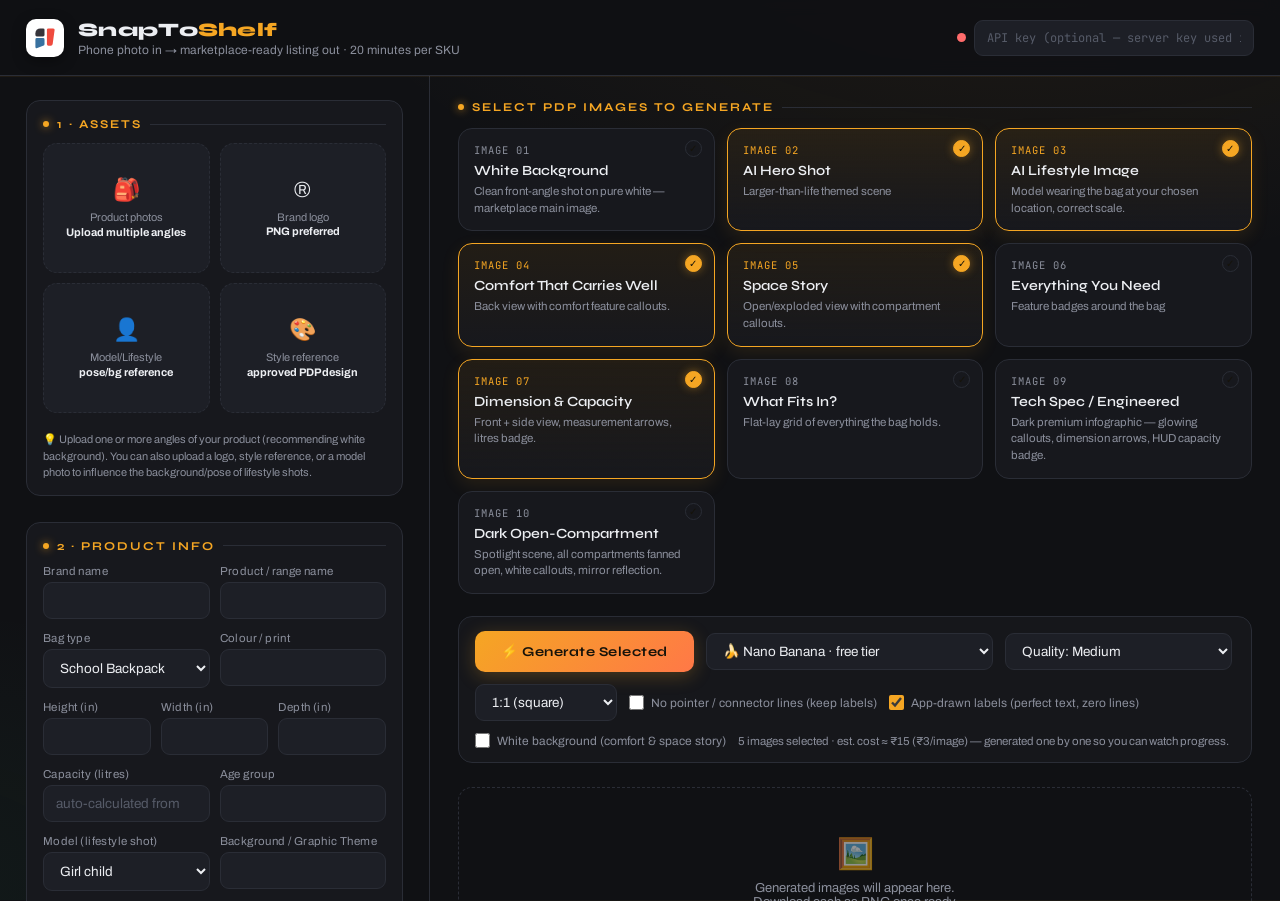
<file: pdp-image-generator (3).html>
﻿<!DOCTYPE html>
<html lang="en">
<head>
<meta charset="UTF-8" />
<meta name="viewport" content="width=device-width, initial-scale=1.0" />
<title>SnapToShelf — Marketplace Listing Image Generator</title>
<link rel="icon" type="image/svg+xml" href="data:image/svg+xml,%3Csvg xmlns='http://www.w3.org/2000/svg' viewBox='0 0 100 100'%3E%3Crect width='100' height='100' rx='18' fill='white'/%3E%3Cpath fill='%2336343A' d='M10 30a20 20 0 0 1 20-20h12a6 6 0 0 1 6 6v22a6 6 0 0 1-6 6H16a6 6 0 0 1-6-6z'/%3E%3Cpath fill='%2338719F' d='M10 56a6 6 0 0 1 6-6h26a6 6 0 0 1 6 6v20a6 6 0 0 1-6 6L18 92c-4 1.7-8-1-8-6z'/%3E%3Cpath fill='%23EF4B3E' d='M58 16a6 6 0 0 1 6-6h20a6 6 0 0 1 6 7l-8 58a8 8 0 0 1-8 7H64a6 6 0 0 1-6-6z'/%3E%3C/svg%3E"/>
<link rel="preconnect" href="https://fonts.googleapis.com">
<link href="https://fonts.googleapis.com/css2?family=Archivo:wght@400;500;600;700&family=Syne:wght@700;800&family=JetBrains+Mono:wght@400;600&display=swap" rel="stylesheet">
<style>
:root{
  --bg:#101114;
  --panel:#17181d;
  --panel2:#1d1f26;
  --line:#2a2d36;
  --txt:#eceef2;
  --muted:#8b8f9c;
  --amber:#f5a623;
  --amber-dim:#b97e15;
  --green:#3ecf8e;
  --red:#ff6b6b;
  --radius:14px;
}
*{box-sizing:border-box;margin:0;padding:0}
html,body{height:100%}
body{
  background:var(--bg);
  color:var(--txt);
  font-family:'Archivo',sans-serif;
  font-size:14px;
  background-image:
    radial-gradient(1200px 600px at 80% -10%, rgba(245,166,35,.07), transparent 60%),
    radial-gradient(900px 500px at -10% 100%, rgba(62,207,142,.05), transparent 60%);
}
header{
  display:flex;align-items:center;gap:14px;
  padding:18px 26px;border-bottom:1px solid var(--line);
  position:sticky;top:0;background:rgba(16,17,20,.92);backdrop-filter:blur(8px);z-index:50;
}
.logo-mark{
  width:38px;height:38px;border-radius:10px;flex:none;
  background:#fff;
  display:grid;place-items:center;
}
header h1{font-family:'Syne',sans-serif;font-size:19px;font-weight:800;letter-spacing:.3px}
header h1 span{color:var(--amber)}
header .sub{color:var(--muted);font-size:12px;margin-top:2px}
.key-wrap{margin-left:auto;display:flex;gap:8px;align-items:center}
.key-wrap input{
  width:280px;max-width:38vw;background:var(--panel2);border:1px solid var(--line);
  color:var(--txt);padding:9px 12px;border-radius:9px;font-family:'JetBrains Mono',monospace;font-size:12px;
}
.key-wrap input:focus{outline:none;border-color:var(--amber)}
.key-dot{width:9px;height:9px;border-radius:50%;background:var(--red);flex:none}
.key-dot.ok{background:var(--green)}

main{display:grid;grid-template-columns:430px 1fr;gap:0;min-height:calc(100vh - 75px)}
@media(max-width:980px){main{grid-template-columns:1fr}}

/* ---------- LEFT PANEL ---------- */
.left{
  border-right:1px solid var(--line);padding:24px 26px 60px;
  overflow-y:auto;max-height:calc(100vh - 75px);
}
@media(max-width:980px){.left{max-height:none;border-right:none;border-bottom:1px solid var(--line)}}
.sec{margin-bottom:26px}
.sec-title{
  font-family:'Syne';font-weight:700;font-size:12px;letter-spacing:2px;
  text-transform:uppercase;color:var(--amber);margin-bottom:12px;
  display:flex;align-items:center;gap:8px;
}
.sec-title::after{content:"";flex:1;height:1px;background:var(--line)}
.uploads{display:grid;grid-template-columns:repeat(auto-fill, minmax(130px, 1fr));gap:10px}
.drop{
  border:1.5px dashed var(--line);border-radius:var(--radius);
  padding:14px;text-align:center;cursor:pointer;transition:.2s;
  background:var(--panel);position:relative;min-height:130px;
  display:flex;flex-direction:column;align-items:center;justify-content:center;gap:8px;
}
.drop:hover{border-color:var(--amber)}
.drop.has-img{border-style:solid;border-color:var(--green)}
.drop img{max-width:100%;max-height:90px;border-radius:8px;background:#fff}
.drop .d-label{font-size:11px;color:var(--muted);line-height:1.3}
.drop .d-icon{font-size:22px}
.drop input{display:none}

/* Clear button overlay */
.clear-btn {
  position: absolute;
  top: 6px;
  right: 6px;
  width: 20px;
  height: 20px;
  border-radius: 50%;
  background: rgba(255,107,107,0.85);
  color: #fff;
  border: none;
  cursor: pointer;
  display: none;
  align-items: center;
  justify-content: center;
  font-size: 11px;
  font-weight: bold;
  z-index: 10;
  transition: background 0.15s, transform 0.1s;
}
.clear-btn:hover {
  background: #ff4a4a;
  transform: scale(1.1);
}
.drop.has-img .clear-btn {
  display: flex;
}

/* Product gallery for multiple product images */
.prod-gallery {
  display: flex;
  flex-wrap: wrap;
  gap: 8px;
  margin-top: 10px;
  grid-column: 1 / -1;
  width: 100%;
}
.prod-thumb {
  position: relative;
  width: 70px;
  height: 70px;
  border: 1.5px solid var(--green);
  border-radius: 8px;
  overflow: hidden;
  background: #fff;
  display: flex;
  align-items: center;
  justify-content: center;
  box-shadow: 0 2px 6px rgba(0,0,0,0.3);
}
.prod-thumb img {
  max-width: 100%;
  max-height: 100%;
  object-fit: contain;
}
.prod-thumb .clear-btn {
  display: flex;
  top: 3px;
  right: 3px;
  width: 16px;
  height: 16px;
  font-size: 9px;
}

label.f-label{display:block;font-size:11.5px;color:var(--muted);margin:0 0 5px;letter-spacing:.4px}
.field{margin-bottom:13px}
input[type=text],input[type=number],select,textarea{
  width:100%;background:var(--panel2);border:1px solid var(--line);color:var(--txt);
  padding:10px 12px;border-radius:9px;font-family:'Archivo';font-size:13.5px;
}
input:focus,select:focus,textarea:focus{outline:none;border-color:var(--amber)}
textarea{resize:vertical;min-height:60px}
.row2{display:grid;grid-template-columns:1fr 1fr;gap:10px}
.row3{display:grid;grid-template-columns:1fr 1fr 1fr;gap:10px}

.chips{display:flex;flex-wrap:wrap;gap:7px}
.chip{
  border:1px solid var(--line);background:var(--panel2);color:var(--muted);
  padding:6px 11px;border-radius:99px;font-size:12px;cursor:pointer;transition:.15s;user-select:none;
}
.chip.on{background:rgba(245,166,35,.14);border-color:var(--amber);color:var(--amber)}
.chip .chip-n{
  display:none;width:48px;margin-left:8px;padding:4px 6px;
  border:1px solid var(--amber);border-radius:6px;background:#26201294;
  color:var(--amber);font-size:13px;font-weight:700;text-align:center;
  -moz-appearance:textfield;appearance:textfield;
}
.chip .chip-n::-webkit-inner-spin-button,
.chip .chip-n::-webkit-outer-spin-button{-webkit-appearance:none;margin:0}
.chip .chip-n::placeholder{color:#8a6a2a;font-weight:400}
.chip.on .chip-n{display:inline-block}

/* ---------- RIGHT PANEL ---------- */
.right{padding:24px 28px 80px;overflow-y:auto;max-height:calc(100vh - 75px)}
@media(max-width:980px){.right{max-height:none}}
.types{display:grid;grid-template-columns:repeat(auto-fill,minmax(215px,1fr));gap:12px;margin-bottom:22px}
.tcard{
  background:var(--panel);border:1px solid var(--line);border-radius:var(--radius);
  padding:14px 15px;cursor:pointer;transition:.15s;position:relative;
}
.tcard:hover{border-color:#3a3e4a}
.tcard.on{border-color:var(--amber);background:linear-gradient(180deg,rgba(245,166,35,.08),var(--panel))}
.tcard .num{
  font-family:'JetBrains Mono';font-size:10.5px;color:var(--muted);letter-spacing:1px;
}
.tcard.on .num{color:var(--amber)}
.tcard h3{font-size:14px;font-weight:600;margin:5px 0 4px;font-family:'Syne'}
.tcard p{font-size:11.5px;color:var(--muted);line-height:1.45}
.tcard .tick{
  position:absolute;top:11px;right:12px;width:17px;height:17px;border-radius:50%;
  border:1.5px solid var(--line);display:grid;place-items:center;font-size:10px;color:#16130a;
}
.tcard.on .tick{background:var(--amber);border-color:var(--amber)}

.gen-bar{
  display:flex;gap:12px;align-items:center;flex-wrap:wrap;
  background:var(--panel);border:1px solid var(--line);border-radius:var(--radius);
  padding:14px 16px;margin-bottom:24px;
}
.btn{
  font-family:'Syne';font-weight:700;font-size:13.5px;letter-spacing:.5px;
  background:var(--amber);color:#16130a;border:none;border-radius:10px;
  padding:12px 26px;cursor:pointer;transition:.15s;
}
.btn:hover{background:#ffc14d}
.btn:disabled{background:var(--line);color:var(--muted);cursor:not-allowed}
.gen-bar select{width:auto;padding:9px 32px 9px 12px}
.gen-bar .hint{color:var(--muted);font-size:11.5px;flex:1;min-width:160px}

.results{display:grid;grid-template-columns:repeat(auto-fill,minmax(290px,1fr));gap:16px}
.rcard{
  background:var(--panel);border:1px solid var(--line);border-radius:var(--radius);
  overflow:hidden;display:flex;flex-direction:column;
}
.rcard .r-img{
  aspect-ratio:1/1;background:var(--panel2);display:grid;place-items:center;position:relative;
}
.rcard .r-img img{width:100%;height:100%;object-fit:contain;background:#fff}
.spinner{
  width:34px;height:34px;border:3px solid var(--line);border-top-color:var(--amber);
  border-radius:50%;animation:spin .8s linear infinite;
}
@keyframes spin{to{transform:rotate(360deg)}}
.r-foot{display:flex;align-items:center;gap:8px;padding:11px 13px;border-top:1px solid var(--line)}
.r-foot .r-name{font-size:12.5px;font-weight:600;flex:1}
.r-foot .mini{
  background:var(--panel2);border:1px solid var(--line);color:var(--txt);
  font-size:11.5px;padding:6px 11px;border-radius:8px;cursor:pointer;
}
.r-foot .mini:hover{border-color:var(--amber);color:var(--amber)}
.r-status{font-size:11px;color:var(--muted);padding:0 13px 11px}
.r-status.err{color:var(--red)}
.empty{
  border:1.5px dashed var(--line);border-radius:var(--radius);padding:48px 20px;
  text-align:center;color:var(--muted);font-size:13px;grid-column:1/-1;
}
.toast{
  position:fixed;bottom:22px;left:50%;transform:translateX(-50%);
  background:#23161a;border:1px solid var(--red);color:#ffb3b3;
  padding:12px 20px;border-radius:10px;font-size:13px;z-index:99;display:none;max-width:90vw;
}

/* ---------- THEME ENHANCEMENTS ---------- */
::selection{background:rgba(245,166,35,.3)}
::-webkit-scrollbar{width:10px;height:10px}
::-webkit-scrollbar-track{background:transparent}
::-webkit-scrollbar-thumb{background:#2a2d36;border-radius:99px;border:2px solid var(--bg)}
::-webkit-scrollbar-thumb:hover{background:#454a58}

.logo-mark{box-shadow:0 4px 14px rgba(0,0,0,.4)}
header{box-shadow:0 1px 0 rgba(245,166,35,.07)}

.drop{transition:.2s}
.drop:hover{transform:translateY(-2px);box-shadow:0 8px 20px rgba(0,0,0,.3)}
.chip:hover{border-color:#3a3e4a;color:var(--txt)}

.tcard{transition:.2s}
.tcard:hover{transform:translateY(-2px);box-shadow:0 8px 22px rgba(0,0,0,.35)}
.tcard.on{box-shadow:0 6px 18px rgba(245,166,35,.10)}

.btn{background:linear-gradient(135deg,var(--amber),#ff7847);box-shadow:0 4px 18px rgba(245,166,35,.25);transition:.18s}
.btn:hover{background:linear-gradient(135deg,#ffc14d,#ff8c5e);transform:translateY(-1px);box-shadow:0 6px 24px rgba(245,166,35,.38)}
.btn:disabled{background:var(--line);box-shadow:none;transform:none}

.rcard{animation:cardIn .35s ease both;transition:.2s}
.rcard:hover{border-color:#3a3e4a;box-shadow:0 10px 28px rgba(0,0,0,.4)}
@keyframes cardIn{from{opacity:0;transform:translateY(10px)}to{opacity:1;transform:none}}
.rcard .r-img img{cursor:zoom-in;transition:transform .25s}
.rcard .r-img:hover img{transform:scale(1.025)}

/* ---------- MULTI-SELECT DOWNLOAD ---------- */
.r-pick{
  position:absolute;top:10px;left:10px;z-index:5;width:20px;height:20px;
  accent-color:var(--amber);cursor:pointer;
}
.dl-bar{
  position:fixed;bottom:22px;right:24px;display:none;align-items:center;gap:10px;
  background:var(--panel);border:1px solid var(--amber);border-radius:12px;
  padding:10px 16px;z-index:120;box-shadow:0 10px 30px rgba(0,0,0,.5);font-size:12.5px;
}
.dl-bar.show{display:flex}
.dl-bar .mini{
  background:var(--panel2);border:1px solid var(--line);color:var(--txt);
  font-size:11.5px;padding:6px 11px;border-radius:8px;cursor:pointer;
}
.dl-bar .mini:hover{border-color:var(--amber);color:var(--amber)}

/* ---------- PREVIEW MODAL ---------- */
.modal{
  position:fixed;inset:0;z-index:200;display:none;align-items:center;justify-content:center;
  background:rgba(8,9,12,.86);backdrop-filter:blur(12px);
}
.modal.open{display:flex;animation:fadeIn .18s ease}
@keyframes fadeIn{from{opacity:0}to{opacity:1}}
.m-stage{max-width:min(88vw,940px);max-height:76vh;display:grid;place-items:center}
.m-stage img{
  max-width:min(88vw,940px);max-height:76vh;border-radius:16px;background:#fff;
  box-shadow:0 30px 90px rgba(0,0,0,.65);cursor:zoom-in;transition:transform .25s ease;
}
.m-stage img.zoomed{transform:scale(1.7);cursor:zoom-out}
.m-nav{
  position:fixed;top:50%;transform:translateY(-50%);width:48px;height:48px;border-radius:50%;
  border:1px solid var(--line);background:rgba(23,24,29,.85);color:var(--txt);
  font-size:22px;line-height:1;cursor:pointer;display:grid;place-items:center;transition:.15s;z-index:201;
}
.m-nav:hover{border-color:var(--amber);color:var(--amber)}
.m-nav:disabled{opacity:.3;cursor:default}
#mPrev{left:26px}
#mNext{right:26px}
.m-top{position:fixed;top:16px;right:20px;display:flex;gap:10px;z-index:201}
.m-btn{
  font-family:'Archivo';font-size:13px;padding:9px 16px;border-radius:10px;
  border:1px solid var(--line);background:rgba(23,24,29,.85);color:var(--txt);cursor:pointer;transition:.15s;
}
.m-btn:hover{border-color:var(--amber);color:var(--amber)}
.m-cap{
  position:fixed;bottom:20px;left:50%;transform:translateX(-50%);
  display:flex;align-items:center;gap:12px;background:rgba(23,24,29,.85);
  border:1px solid var(--line);border-radius:99px;padding:9px 18px;font-size:13px;z-index:201;
}
.m-cap .m-count{color:var(--muted);font-family:'JetBrains Mono';font-size:11.5px}

/* ---------- DESIGN PASS ---------- */
::placeholder{color:#565b68}
input[type=text]:hover,input[type=number]:hover,select:hover,textarea:hover{border-color:#3a3e4a}
input[type=text]:focus,input[type=number]:focus,select:focus,textarea:focus{box-shadow:0 0 0 3px rgba(245,166,35,.13)}

.left .sec{
  background:var(--panel);border:1px solid var(--line);border-radius:var(--radius);
  padding:16px 16px 14px;
}
.left .sec .drop{background:var(--panel2)}

.sec-title::before{
  content:"";width:6px;height:6px;border-radius:50%;flex:none;
  background:var(--amber);box-shadow:0 0 8px rgba(245,166,35,.8);
}

.chip{transition:.18s}
.chip:hover{transform:translateY(-1px)}
.chip.on{box-shadow:0 2px 10px rgba(245,166,35,.18)}

.tcard .tick{transition:.18s}
.tcard.on .tick{box-shadow:0 0 10px rgba(245,166,35,.45)}

.right .gen-bar{
  position:sticky;top:0;z-index:40;
  background:rgba(23,24,29,.92);backdrop-filter:blur(8px);
}

.empty{display:flex;flex-direction:column;align-items:center;gap:10px}
.empty::before{content:"🖼️";font-size:30px;opacity:.55}

.r-foot .mini{transition:.15s}
.r-foot .mini:hover{transform:translateY(-1px)}
.btn:active{transform:translateY(0);box-shadow:0 2px 10px rgba(245,166,35,.3)}
</style>
</head>
<body>

<header>
  <div class="logo-mark"><svg viewBox="0 0 100 100" width="24" height="24" xmlns="http://www.w3.org/2000/svg"><path fill="#36343A" d="M10 30a20 20 0 0 1 20-20h12a6 6 0 0 1 6 6v22a6 6 0 0 1-6 6H16a6 6 0 0 1-6-6z"/><path fill="#38719F" d="M10 56a6 6 0 0 1 6-6h26a6 6 0 0 1 6 6v20a6 6 0 0 1-6 6L18 92c-4 1.7-8-1-8-6z"/><path fill="#EF4B3E" d="M58 16a6 6 0 0 1 6-6h20a6 6 0 0 1 6 7l-8 58a8 8 0 0 1-8 7H64a6 6 0 0 1-6-6z"/></svg></div>
  <div>
    <h1>SnapTo<span>Shelf</span></h1>
    <div class="sub">Phone photo in → marketplace-ready listing out · 20 minutes per SKU</div>
  </div>
  <div class="key-wrap">
    <span class="key-dot" id="keyDot"></span>
    <input type="password" id="apiKey" placeholder="sk-... OpenAI API key" autocomplete="off"/>
  </div>
</header>

<main>
<!-- ============ LEFT: INPUTS ============ -->
<div class="left">

  <div class="sec">
    <div class="sec-title">1 · Assets</div>
    <div class="uploads">
      <div class="drop" id="dropProduct">
        <input type="file" accept="image/*" id="fileProduct" multiple/>
        <span class="d-icon">🎒</span>
        <span class="d-label">Product photos<br><b style="color:var(--txt)">Upload multiple angles</b></span>
      </div>
      <div class="drop" id="dropLogo">
        <button class="clear-btn" id="clearLogo" title="Remove">&times;</button>
        <input type="file" accept="image/*" id="fileLogo"/>
        <span class="d-icon">®</span>
        <span class="d-label">Brand logo<br><b style="color:var(--txt)">PNG preferred</b></span>
      </div>
      <div class="drop" id="dropModel">
        <button class="clear-btn" id="clearModel" title="Remove">&times;</button>
        <input type="file" accept="image/*" id="fileModel"/>
        <span class="d-icon">👤</span>
        <span class="d-label">Model/Lifestyle<br><b style="color:var(--txt)">pose/bg reference</b></span>
      </div>
      <div class="drop" id="dropStyle">
        <button class="clear-btn" id="clearStyle" title="Remove">&times;</button>
        <input type="file" accept="image/*" id="fileStyle"/>
        <span class="d-icon">🎨</span>
        <span class="d-label">Style reference<br><b style="color:var(--txt)">approved PDP design</b></span>
      </div>
    </div>
    <div class="prod-gallery" id="prodGallery"></div>
    <div style="font-size:11px;color:var(--muted);margin-top:8px;line-height:1.5">💡 Upload one or more angles of your product (recommending white background). You can also upload a logo, style reference, or a model photo to influence the background/pose of lifestyle shots.</div>
  </div>

  <div class="sec">
    <div class="sec-title">2 · Product Info</div>
    <div class="row2">
      <div class="field"><label class="f-label">Brand name</label><input type="text" id="brand"/></div>
      <div class="field"><label class="f-label">Product / range name</label><input type="text" id="pname"/></div>
    </div>
    <div class="row2">
      <div class="field"><label class="f-label">Bag type</label>
        <select id="bagType">
          <option>School Backpack</option><option>Laptop Backpack</option><option>Casual Backpack</option>
          <option>College Backpack</option><option>Kids Backpack</option><option>Overnighter</option><option>Trolley Bag</option><option>Duffel Bag</option>
        </select>
      </div>
      <div class="field"><label class="f-label">Colour / print</label><input type="text" id="colour"/></div>
    </div>
    <div class="row3">
      <div class="field"><label class="f-label">Height (in)</label><input type="number" id="dimH" step="0.5"/></div>
      <div class="field"><label class="f-label">Width (in)</label><input type="number" id="dimW" step="0.5"/></div>
      <div class="field"><label class="f-label">Depth (in)</label><input type="number" id="dimD" step="0.5"/></div>
    </div>
    <div class="row2">
      <div class="field"><label class="f-label">Capacity (litres) <span id="capAutoLabel" style="color:var(--green);font-size:10px;display:none">(auto)</span></label><input type="number" id="capacity" step="0.5" placeholder="auto-calculated from dims" autocomplete="off"/></div>
      <div class="field"><label class="f-label">Age group</label><input type="text" id="ageGroup"/></div>
    </div>
    <div class="row2">
      <div class="field"><label class="f-label">Model (lifestyle shot)</label>
        <select id="model"><option>Girl child</option><option>Boy child</option><option>Female adult</option><option>Male adult</option><option>No model</option></select>
      </div>
      <div class="field"><label class="f-label">Background / Graphic Theme</label><input type="text" id="theme"/></div>
    </div>
    <div class="field"><label class="f-label">Lifestyle background location</label><input type="text" id="bgLoc"/></div>
    <div class="field"><label class="f-label">Model appearance (optional — describe the person)</label><textarea id="modelDesc"></textarea></div>
  </div>

  <div class="sec">
    <div class="sec-title">3 · Comfort Features</div>
    <div class="chips" id="comfortChips"></div>
  </div>

  <div class="sec">
    <div class="sec-title">4 · Space Story (Compartments)</div>
    <div class="chips" id="spaceChips"></div>
  </div>

  <div class="sec">
    <div class="sec-title">5 · What Fits In</div>
    <div class="chips" id="fitsChips"></div>
  </div>

  <div class="sec">
    <div class="sec-title">6 · Additional Features</div>
    <div class="field"><label class="f-label">"Everything You Need" badge choices (first 4 used)</label><div class="chips" id="needChips"></div></div>
    <div class="field"><label class="f-label">Custom "Everything You Need" badges (comma separated)</label><input type="text" id="needItems"/></div>
    <div class="field"><label class="f-label">Other features (used in Tech Spec callouts etc.)</label><textarea id="extras"></textarea></div>
  </div>

</div>

<!-- ============ RIGHT: TYPES + RESULTS ============ -->
<div class="right">
  <div class="sec-title" style="margin-bottom:14px">Select PDP images to generate</div>
  <div class="types" id="types"></div>

  <div class="gen-bar">
    <button class="btn" id="genBtn">⚡ Generate Selected</button>
    <select id="engine">
      <option value="gemini:gemini-2.5-flash-image" selected>🍌 Nano Banana · free tier</option>
      <option value="gemini:gemini-3.1-flash-image-preview">🍌 Nano Banana 2 · paid, sharper</option>
      <option value="gemini:gemini-3-pro-image-preview">🍌 Nano Banana Pro · paid, best text</option>
      <option value="openai:gpt-image-1">OpenAI gpt-image-1 · paid</option>
    </select>
    <select id="quality">
      <option value="medium" selected>Quality: Medium</option>
      <option value="high">Quality: High (slow, costly)</option>
      <option value="low">Quality: Low (fast test)</option>
    </select>
    <select id="size">
      <option value="1024x1024" selected>1:1 (square)</option>
      <option value="1024x1536">Portrait (2:3)</option>
    </select>
    <label style="display:flex;align-items:center;gap:7px;font-size:12px;color:var(--muted);cursor:pointer;user-select:none">
      <input type="checkbox" id="cleanMode" style="accent-color:var(--amber);width:15px;height:15px"/>
      No pointer / connector lines (keep labels)
    </label>
    <label style="display:flex;align-items:center;gap:7px;font-size:12px;color:var(--muted);cursor:pointer;user-select:none">
      <input type="checkbox" id="overlayMode" checked style="accent-color:var(--amber);width:15px;height:15px"/>
      App-drawn labels (perfect text, zero lines)
    </label>
    <label style="display:flex;align-items:center;gap:7px;font-size:12px;color:var(--muted);cursor:pointer;user-select:none">
      <input type="checkbox" id="whiteBgMode" style="accent-color:var(--amber);width:15px;height:15px"/>
      White background (comfort &amp; space story)
    </label>
    <div class="hint" id="costHint">Select images, fill the form, paste your API key, then generate.</div>
  </div>

  <div class="results" id="results">
    <div class="empty">Generated images will appear here.<br>Download each as PNG once ready.</div>
  </div>
</div>
</main>

<div class="toast" id="toast"></div>

<div class="dl-bar" id="dlBar">
  <b id="dlCount">0 selected</b>
  <button class="mini" id="dlSelAll">Select all</button>
  <button class="mini" id="dlAll">⬇ Download selected</button>
  <button class="mini" id="dlClear">✕ Clear</button>
</div>

<div class="modal" id="modal" aria-hidden="true">
  <div class="m-top">
    <button class="m-btn" id="mDl">⬇ Download PNG</button>
    <button class="m-btn" id="mClose">✕ Close</button>
  </div>
  <button class="m-nav" id="mPrev" title="Previous">‹</button>
  <div class="m-stage"><img id="mImg" alt="Preview"/></div>
  <button class="m-nav" id="mNext" title="Next">›</button>
  <div class="m-cap"><b id="mName"></b><span class="m-count" id="mCount"></span></div>
</div>

<script>
/* ================= DATA ================= */
const FEATURE_ICONS={
  "Adjustable Shoulder Straps":"assets/icons/1Adjustable Shoulder Straps.png",
  "Wide Padded Shoulder Straps":"assets/icons/2Wide Padded Shoulder Straps.png",
  "Premium Quality Zippers":"assets/icons/3Premium Quality Zippers.png",
  "Breathable Back Panel":"assets/icons/4Breathable Back Panel.png",
  "Super Soft Cushion Handle":"assets/icons/5Super Soft Cushion Handle.png",
  "Durable Pullers":"assets/icons/6Durable Pullesr.png",
  "Durable Pullesr":"assets/icons/6Durable Pullesr.png",
  "Lightweight":"assets/icons/7Light weight.png",
  "Light weight":"assets/icons/7Light weight.png",
  "Premium Vegan Fabric":"assets/icons/8Premium .png",
  "Premium Organiser":"assets/icons/8Premium .png",
  "Main Compartment":"assets/icons/9Main Compartment.png",
  "Front Pocket":"assets/icons/10Front Pockect.png",
  "Front Pockect":"assets/icons/10Front Pockect.png",
  "Bottle Pocket":"assets/icons/11Bottle Pocket.png",
  "Side Zip Pocket":"assets/icons/12Side Zip Pocket.png",
  "Easy Organiser":"assets/icons/13Easy organizer.png",
  "Easy Organizer":"assets/icons/13Easy organizer.png",
  "Document Sleeve":"assets/icons/14Doc Sleeve.png",
  "Doc Sleeve":"assets/icons/14Doc Sleeve.png",
  "Small Pocket":"assets/icons/15Small Pocket.png",
  "Padded Laptop Sleeve":"assets/icons/16Papped laptop Sleeve.png",
  "Papped laptop Sleeve":"assets/icons/16Papped laptop Sleeve.png",
  "Trolley Sleeve":"assets/icons/17Trolley Sleeve.png",
  "Water Resistant":"assets/icons/20Water resitant.png",
  "Water Resitant":"assets/icons/20Water resitant.png",
  "Anti Theft":"assets/icons/21Anti theft.png",
  "Anti theft":"assets/icons/21Anti theft.png",
  "Scratch Proof":"assets/icons/22Scratch Proof.png"
};
const FEATURE_ICON_FALLBACKS={
  "Bartacked Stitch on Load Points":"🧵",
  "Bottom Rib Pad":"🛡️"
};

const COMFORT = ["Adjustable Shoulder Straps","Wide Padded Shoulder Straps","Bartacked Stitch on Load Points","Premium Quality Zippers","Breathable Back Panel","Super Soft Cushion Handle","Bottom Rib Pad","Durable Pullers","Lightweight","Premium Vegan Fabric"];
const SPACE = ["Main Compartment","Front Pocket","Bottle Pocket","Side Zip Pocket","Easy Organiser","Premium Organiser","Padded Laptop Sleeve","Document Sleeve","Small Pocket"];
const FITS = ["Books","Notebooks","Pencil Case","Lunch Box","Water Bottle","Umbrella","Folder","Wallet","Laptop","Tablet","Charger","Headphones","Shirt / Clothes","Power Bank"];
const NEED = ["Water Resistant","Anti Theft","Scratch Proof"];

const TYPES = [
 {id:"white",  name:"White Background",        d:"Clean front-angle shot on pure white — marketplace main image.", def:false},
 {id:"hero",   name:"AI Hero Shot",            d:"Larger-than-life themed scene ", def:true},
 {id:"life",   name:"AI Lifestyle Image",      d:"Model wearing the bag at your chosen location, correct scale.", def:true},
 {id:"comfort",name:"Comfort That Carries Well",d:"Back view with comfort feature callouts.", def:true},
 {id:"space",  name:"Space Story",             d:"Open/exploded view with compartment callouts.", def:true},
 {id:"need",   name:"Everything You Need",     d:"Feature badges around the bag", def:false},
 {id:"dims",   name:"Dimension & Capacity",    d:"Front + side view, measurement arrows, litres badge.", def:true},
 {id:"fits",   name:"What Fits In?",           d:"Flat-lay grid of everything the bag holds.", def:false},
 {id:"tech",   name:"Tech Spec / Engineered",  d:"Dark premium infographic — glowing callouts, dimension arrows, HUD capacity badge.", def:false},
 {id:"open",   name:"Dark Open-Compartment",   d:"Spotlight scene, all compartments fanned open, white callouts, mirror reflection.", def:false},
];

/* ================= UI BUILD ================= */
function buildChips(el, arr, withCount){
  el.innerHTML = arr.map(t=>`<span class="chip" data-v="${t}">${t}${withCount?'<input class="chip-n" type="number" min="2" max="9" placeholder="Qty" title="How many? e.g. 2 = the bag has 2 of these (optional)"/>':""}</span>`).join("");
  el.addEventListener("click",e=>{
    if(e.target.classList.contains("chip-n")) return;
    const c=e.target.closest(".chip");
    if(c){
      c.classList.toggle("on");
      const n=c.querySelector(".chip-n");
      if(n && !c.classList.contains("on")) n.value="";
    }
  });
}
buildChips(document.getElementById("comfortChips"),COMFORT);
buildChips(document.getElementById("spaceChips"),SPACE,true);
buildChips(document.getElementById("fitsChips"),FITS);
buildChips(document.getElementById("needChips"),NEED);

const typesEl = document.getElementById("types");
typesEl.innerHTML = TYPES.map((t,i)=>`
  <div class="tcard ${t.def?'on':''}" data-id="${t.id}">
    <div class="num">IMAGE ${String(i+1).padStart(2,"0")}</div>
    <h3>${t.name}</h3><p>${t.d}</p>
    <div class="tick">✓</div>
  </div>`).join("");
typesEl.addEventListener("click",e=>{
  const c = e.target.closest(".tcard"); if(c){c.classList.toggle("on"); updateHint();}
});

function selectedTypes(){ return [...document.querySelectorAll(".tcard.on")].map(c=>c.dataset.id); }
/* approx ₹ per image (USD→INR ≈ 85) */
const PRICE = {
  "gemini:gemini-2.5-flash-image": q=>3,
  "gemini:gemini-3.1-flash-image-preview": q=>6,
  "gemini:gemini-3-pro-image-preview": q=>12,
  "openai:gpt-image-1": q=>({low:1,medium:3.5,high:14}[q]||3.5)
};
function updateHint(){
  const n = selectedTypes().length;
  if(!n){ document.getElementById("costHint").textContent = "Select at least one image type."; return; }
  const engine=document.getElementById("engine").value, quality=document.getElementById("quality").value;
  const per=PRICE[engine]?PRICE[engine](quality):null;
  const cost=per?` · est. cost ≈ ₹${Math.round(n*per*10)/10} (₹${per}/image)`:"";
  document.getElementById("costHint").textContent = `${n} image${n>1?'s':''} selected${cost} — generated one by one so you can watch progress.`;
}
document.getElementById("engine").addEventListener("change",updateHint);
document.getElementById("quality").addEventListener("change",updateHint);
updateHint();

/* ---- AUTO CAPACITY from H×W×D ---- */
const capField = document.getElementById("capacity");
const capAutoLabel = document.getElementById("capAutoLabel");
/* When user types manually, drop the auto flag so we stop overriding */
capField.addEventListener("input", () => {
  delete capField.dataset.auto;
  capAutoLabel.style.display = "none";
});
function autoCalcCapacity() {
  /* Only auto-fill when the field is empty OR was previously auto-filled */
  if (capField.value !== "" && capField.dataset.auto !== "1") return;
  const H = parseFloat(document.getElementById("dimH").value);
  const W = parseFloat(document.getElementById("dimW").value);
  const D = parseFloat(document.getElementById("dimD").value);
  if (H > 0 && W > 0 && D > 0) {
    capField.value = Math.round(H * W * D * 0.016387 * 10) / 10;
    capField.dataset.auto = "1";
    capAutoLabel.style.display = "inline";
  } else if (capField.dataset.auto === "1") {
    capField.value = "";
    delete capField.dataset.auto;
    capAutoLabel.style.display = "none";
  }
}
["dimH","dimW","dimD"].forEach(dimId => {
  document.getElementById(dimId).addEventListener("input", autoCalcCapacity);
});

/* uploads */
let productImgs = [];
let logoImg = null;
let modelImg = null;
let styleImg = null;

function wireSingleDrop(dropId, fileId, setter, clearBtnId) {
  const drop = document.getElementById(dropId);
  const inp = document.getElementById(fileId);
  const clearBtn = document.getElementById(clearBtnId);
  const icon = drop.querySelector(".d-icon");
  const label = drop.querySelector(".d-label");
  const origIconDisplay = icon.style.display || "block";
  const origLabelHTML = label.innerHTML;

  drop.addEventListener("click", (e) => {
    if (e.target !== inp && e.target !== clearBtn && !clearBtn.contains(e.target)) {
      inp.click();
    }
  });

  inp.addEventListener("click", (e) => {
    e.stopPropagation();
  });

  inp.addEventListener("change", () => {
    const f = inp.files[0];
    if (!f) return;
    setter(f);
    const url = URL.createObjectURL(f);
    drop.classList.add("has-img");
    icon.style.display = "none";
    label.innerHTML = `<img src="${url}"/><br>${f.name.slice(0, 20)}`;
  });

  clearBtn.addEventListener("click", (e) => {
    e.preventDefault();
    e.stopPropagation();
    setter(null);
    inp.value = "";
    drop.classList.remove("has-img");
    icon.style.display = origIconDisplay;
    label.innerHTML = origLabelHTML;
  });
}

wireSingleDrop("dropLogo", "fileLogo", f => logoImg = f, "clearLogo");
wireSingleDrop("dropModel", "fileModel", f => modelImg = f, "clearModel");
wireSingleDrop("dropStyle", "fileStyle", f => styleImg = f, "clearStyle");

/* Multiple product photos logic */
const fileProduct = document.getElementById("fileProduct");
const dropProduct = document.getElementById("dropProduct");
const prodGallery = document.getElementById("prodGallery");

dropProduct.addEventListener("click", (e) => {
  if (e.target !== fileProduct) {
    fileProduct.click();
  }
});

fileProduct.addEventListener("click", (e) => {
  e.stopPropagation();
});

fileProduct.addEventListener("change", () => {
  const files = fileProduct.files;
  if (!files || files.length === 0) return;
  for (let i = 0; i < files.length; i++) {
    productImgs.push(files[i]);
  }
  fileProduct.value = "";
  renderProductGallery();
});

function renderProductGallery() {
  prodGallery.innerHTML = "";
  if (productImgs.length > 0) {
    dropProduct.classList.add("has-img");
    dropProduct.querySelector(".d-label").innerHTML = `Product photos<br><b style="color:var(--green)">${productImgs.length} images</b>`;
    dropProduct.querySelector(".d-icon").style.display = "none";
  } else {
    dropProduct.classList.remove("has-img");
    dropProduct.querySelector(".d-label").innerHTML = `Product photos<br><b style="color:var(--txt)">Upload multiple angles</b>`;
    dropProduct.querySelector(".d-icon").style.display = "block";
  }

  productImgs.forEach((f, idx) => {
    const url = URL.createObjectURL(f);
    const thumb = document.createElement("div");
    thumb.className = "prod-thumb";
    thumb.innerHTML = `
      <img src="${url}" />
      <button class="clear-btn" title="Remove" style="display: flex;">&times;</button>
    `;
    thumb.querySelector(".clear-btn").addEventListener("click", (e) => {
      e.preventDefault();
      e.stopPropagation();
      productImgs.splice(idx, 1);
      renderProductGallery();
    });
    prodGallery.appendChild(thumb);
  });
}

/* api key dot — Gemini keys start with AIza or AQ. ; OpenAI keys start with sk- */
const keyInp=document.getElementById("apiKey"), keyDot=document.getElementById("keyDot");
function isGeminiKey(v){ return v.startsWith("AIza")||v.startsWith("AQ.")||(!v.startsWith("sk-")&&v.length>20); }
function keyOk(){ const v=keyInp.value.trim(); return v.length>20&&(isGeminiKey(v)||v.startsWith("sk-")); }
keyInp.addEventListener("input",()=>{
  localStorage.setItem("pdp_key", keyInp.value.trim());
  keyDot.classList.toggle("ok",keyOk());
});
keyInp.placeholder="API key (optional — server key used if empty)";
keyInp.value = localStorage.getItem("pdp_key")||"";
keyDot.classList.toggle("ok",keyOk());

/* ================= PROMPTS ================= */
function chips(el){
  return [...document.querySelectorAll(`#${el} .chip.on`)].map(c=>{
    const base=c.dataset.v;
    const nInp=c.querySelector(".chip-n");
    const n=nInp?parseInt(nInp.value,10):NaN;
    if(n>=2){ return `${n} ${/s$/i.test(base)?base:base+"s"}`; }
    return base;
  });
}
function info(){
  const H=document.getElementById("dimH").value, W=document.getElementById("dimW").value, D=document.getElementById("dimD").value;
  const cm = v=>v?(v*2.54).toFixed(1):"";
  const needList=[...chips("needChips"),...document.getElementById("needItems").value.split(",").map(s=>s.trim()).filter(Boolean)];
  return {
    brand:document.getElementById("brand").value,
    pname:document.getElementById("pname").value,
    bagType:document.getElementById("bagType").value,
    colour:document.getElementById("colour").value,
    H,W,D, Hcm:cm(H), Wcm:cm(W), Dcm:cm(D),
    cap:document.getElementById("capacity").value,
    age:document.getElementById("ageGroup").value,
    model:document.getElementById("model").value,
    bg:document.getElementById("bgLoc").value,
    theme:document.getElementById("theme").value,
    comfort:chips("comfortChips"), space:chips("spaceChips"), fits:chips("fitsChips"),
    extras:document.getElementById("extras").value,
    needItems:needList.join(", "),
    modelDesc:document.getElementById("modelDesc").value
  };
}

const BASE = i => `ABSOLUTE PRODUCT FIDELITY — THIS IS A COMPOSITING TASK, NOT A DESIGN TASK: the bag in the output must be THE IDENTICAL physical ${i.bagType.toLowerCase()} shown in the attached product reference photos, as if those photos were cut out and re-lit in a new scene. Match ONE-TO-ONE: overall silhouette and proportions, every panel and seam, the exact number, size and position of pockets and zippers, zipper pullers, straps, handle shape, stitching, materials and textures, the brand label/badge in its exact position, colour [${i.colour||"exactly as shown in the photos"}] and any print pattern. Pay special attention to ACCENT COLOURS: any contrast-coloured zippers, piping, trims, linings or panels visible in the reference photos MUST appear in the same colour, same position and same brightness — never turn an accent-coloured part black or grey, even in dark or moody lighting. Do NOT invent, redesign, recolour, simplify, add or remove ANY part of the bag — if a detail is not visible in the reference photos, keep it plain and neutral rather than inventing one. Before finishing, verify the generated bag would be recognised as the same product as the reference photos by its owner.${i.brand?` Brand: ${i.brand}${i.pname?` "${i.pname}"`:""}.`:""} Professional Amazon/Flipkart PDP listing image, high resolution, crisp studio quality. Every word of text must be spelled EXACTLY as specified below in clean modern sans-serif type — no extra text, no gibberish, no invented words. PERMANENT DESIGN RULE — NO POINTING: never draw a callout line, leader line, connector stroke, stem, tick, bracket or dot that points at, reaches towards, or touches the product. Every label, card and badge is a fully detached, closed element floating with plain clean background between it and the product. The ONLY exception is a measurement arrow if one is explicitly specified later in this brief — nothing else may form a line.`;

const PROMPTS = {
 white: i=>`${BASE(i)} IMPORTANT: Only ONE product photo is attached — use it exactly as captured. Render ONLY the bag in a STRAIGHT FRONT VIEW (facing the camera directly, not angled), perfectly centred on a pure white #FFFFFF background with a soft natural contact shadow under the base. No text, no props, no badges, no logo overlays. Clean marketplace main-image.`,
 hero: i=>`${BASE(i)} CINEMATIC LARGER-THAN-LIFE HERO SHOT — photorealistic composite photography style, NOT an illustration or 3D render. The bag stands as a COLOSSAL MONUMENT 5–8 storeys tall, composited into a real-world location that perfectly matches the bag's personality${i.theme?`: the setting is directly inspired by "${i.theme}" (scenery direction only — NEVER write this phrase as text anywhere in the image)`:`, chosen based on the bag's own print, colour and character`}.${i.age?` The scene must feel exciting and magical to ${i.age}-year-olds.`:""} SCALE: at the base of the giant bag, tiny real-looking people — pedestrians, students, commuters, or fans (whichever suits the setting) — are going about their normal lives, completely dwarfed by the bag. Their human scale makes the enormity of the bag dramatic and awe-inspiring, exactly like a real-world installation or landmark. CAMERA ANGLE: slightly low, wide-angle lens looking upward at the bag against the sky or backdrop — the bag fills the frame from ground to top edge. LIGHTING: fully photoreal, cinematic natural light (golden hour, overcast drama, or bright midday depending on setting) with a realistic shadow cast by the bag onto the ground beneath it. The background environment — whether a sports stadium, prehistoric jungle, shopping mall, university campus, cityscape, beach or any other real place — must look completely photoreal, with authentic textures, correct perspective, and real atmospheric depth. ${i.pname?`The spirit of the product range "${i.pname}" should be felt in the choice of location and mood (location inspiration only — never written as text).`:""} ZERO text in the image — no overlaid brand wordmarks, no captions, no signage invented for the bag — only text that naturally exists in the real-world environment and only the bag's own printed branding exactly as it appears on the product.`,
 life: i=>`${BASE(i)} Photorealistic LIFESTYLE photo: a ${i.model==="No model"?"natural scene with the bag placed believably":"happy "+i.model.toLowerCase()+" wearing the bag on BOTH shoulders, looking back over the shoulder and smiling at camera"}${i.age?` (clearly age ${i.age})`:""}, at ${i.bg||"a bright, tidy everyday Indian setting"}.${i.model!=="No model"&&i.modelDesc?` MODEL APPEARANCE: ${i.modelDesc}. The person must be an entirely fictional, generic individual matching this description — not a real or recognisable person.`:""} CRITICAL SCALE: the bag must be ${i.H||"correctly"} ${i.H?"inches tall":""} relative to the model's torso — not too big, not too small. Natural window light, shallow depth of field. ${i.age?`A small rounded purple badge in the top-left corner reads exactly "AGE: ${i.age}".`:`No badges, no overlays and no text anywhere in the image.`}`,
 comfort: i=>{
   const cardPart = i.comfort.length
     ? `EXACTLY ${i.comfort.length} small white rounded feature cards arranged in two neat vertical columns — one column down the far LEFT edge of the image, one down the far RIGHT edge, half the cards in each — each card containing a tiny line icon of the feature on top and the feature name below in small dark text, one card per feature, each appearing exactly once, spelled letter-perfect, no extra cards: ${i.comfort.join(", ")}. These are floating legend cards in a card-grid design, NOT a callout diagram: each card is a fully closed shape, and a wide band of plain empty background separates the columns from the bag — absolutely nothing is drawn in that gap. FINAL CHECK: this image contains ZERO lines anywhere — if any stroke connects or reaches from a card towards the bag, the image is WRONG.`
     : `Do NOT draw any callout cards, feature labels or icons — only the title and the bag, with clean empty space around it.`;
   return `${BASE(i)} Catalogue infographic. Title at top centre inside a white rounded outline bubble: "Comfort That" in dark text and "Carries Well" with the second word in an accent colour. Below, the BACK VIEW of the bag perfectly centred showing back panel and straps. ${cardPart} Background: ${document.getElementById('whiteBgMode').checked?'pure clean white #FFFFFF':"soft pastel tone matching the bag's main colour"+(i.theme?` with subtle 3D ${i.theme} elements at the bottom`:'')}. Premium kids-catalogue style.`;
 },
 space: i=>{
   const cardPart = i.space.length
     ? `EXACTLY ${i.space.length} white rounded feature cards arranged in two neat vertical columns — one column down the far LEFT edge of the image, one down the far RIGHT edge, half the cards in each — each with a tiny icon and label, one card per feature, each appearing exactly once, spelled letter-perfect, no extra cards: ${i.space.join(", ")}. These are floating legend cards in a card-grid design, NOT a callout diagram: each card is a fully closed shape, and a wide band of plain empty background separates the columns from the bag — absolutely nothing is drawn in that gap. FINAL CHECK: this image contains ZERO lines anywhere — if any stroke connects or reaches from a card towards the bag, the image is WRONG.`
     : `Do NOT draw any callout cards, labels or icons — only the title, subtitle and the bag, with clean empty space around it.`;
   return `${BASE(i)} Catalogue infographic. Title at top centre inside a white rounded outline bubble: "Space Story" with the second word in an accent colour, and a small subtitle below: "Every Pocket, A New Adventure!". The bag shown fully CLOSED — every zipper zipped shut, no compartment or pocket open, exactly as it appears in the reference photos — at three-quarter angle, centred, undistorted. Do NOT add any sticker, patch, badge, charm or graphic onto the bag that is not visible in the reference photos. ${cardPart} Background: ${document.getElementById('whiteBgMode').checked?'pure clean white #FFFFFF':"soft pastel matching the bag colour"+(i.theme?`, subtle 3D ${i.theme} elements`:'')}. Same design language as a premium school-bag listing.`;
 },
 need: i=>{
   const list = (i.needItems||"").split(",").map(s=>s.trim()).filter(Boolean).slice(0,4);
   const corners = ["top-LEFT corner","top-RIGHT corner","bottom-LEFT corner","bottom-RIGHT corner"];
   const badgePart = list.length
     ? `Exactly ${list.length} white rounded badge card${list.length>1?"s":""} arranged as neat floating side cards: split them between the far LEFT and far RIGHT edges of the image, with a wide empty background band separating each card from the bag. Each card has a small line icon on top and its label below in small dark text, in this order: ${list.map(b=>`"${b}"`).join(", ")}. Each badge appears exactly once, spelled letter-perfect, no other badges anywhere. The bag stands alone in the centre with the bottom fully visible — badges must never cover the bag.`
     : `Do NOT draw any badge cards, feature labels, icons or callouts — only the title and the bag, with clean empty space around the bag.`;
   return `${BASE(i)} Catalogue infographic. Title at top centre inside a simple clean white rounded-rectangle pill outline with a smooth border, never a wavy label or speech bubble. The title is this EXACT phrase and nothing else: "EVERYTHING YOU NEED IN A BAG" — exactly six words, each word written ONCE, no word repeated, no extra syllables (the words "YOU NEED" may be in an accent colour, the rest dark). Bag centred front view, scaled so the full bag remains visible between side badge columns. ${badgePart} Soft pastel background matching the bag's colour${i.theme?` with subtle ${i.theme} elements`:""}. No other text.`;
 },
 dims: i=>{
   const m=[];
   if(i.H) m.push(`Leave the leftmost 16% of the image completely EMPTY — pure plain white space containing no bag, no arrow, no line, no text and no marks of any kind. Do NOT draw a vertical height arrow, and do NOT write the word "HEIGHT" or any height number or unit anywhere in the image. The app draws the height arrow and its measurement itself afterwards.`);
   if(i.W) m.push(`Directly below the front view, draw a thin horizontal dimension arrow spanning the bag width. Under the arrow, centred, write exactly three stacked lines: "WIDTH", "${i.W} INCHES", "(${i.Wcm} cm)" with WIDTH bold and largest.`);
   if(i.D) m.push(`Directly below the side view, draw a thin horizontal dimension arrow spanning the bag depth. Under the arrow, centred, write exactly three stacked lines: "DEPTH", "${i.D} INCHES", "(${i.Dcm} cm)" with DEPTH bold and largest.`);
   if(i.cap) m.push(`At the bottom centre of the image, in the open gap above the WIDTH and DEPTH text labels, place a white rounded rectangle badge with a thin dark outline reading "${i.cap}L" in large bold dark text with "CAPACITY" in small letter-spaced text under it. It must stay in the lower band and must not appear near the title or subtitle.`);
   const measurePart = m.length?m.join(" ")+" Show ONLY these measurements — do not invent any other number.":"Do NOT draw any measurement lines, arrows, dimension numbers or capacity badge — only the two bag views.";
   return `${BASE(i)} Technical catalogue infographic on a clean pure white #FFFFFF background, matching a premium marketplace dimension-spec sheet. Title at top centre in large clean black modern sans-serif, regular-to-medium weight: "Designed for Everyday Use", with a smaller subtitle below it: "Lightweight. Durable. Reliable.". COMPOSITION: the bags must be LARGE and dominant, occupying roughly the lower 65-72% of the image height. Show the SAME bag TWICE with bottoms aligned: on the LEFT a large full front view, on the RIGHT a side profile view of the identical bag, slightly narrower but similar height. Leave only airy white space around them. Do NOT write "FRONT" or "SIDE" anywhere. CRITICAL: the side view is the SAME physical product rotated 90 degrees — derive it faithfully from the reference photos with the same colours, same materials, same zips and zipper pullers, same trims, same proportions and same details as the front view; do NOT draw a simplified or generic bag for the side view. ${measurePart} Minimal, airy, professional e-commerce spec sheet — no pastel tint, no clouds, no extra decoration, no other text. All numbers and units must be spelled EXACTLY as written here.`;
 },
 fits: i=>{
   const frontAngleRule = `BAG ANGLE RULE: use the exact same FRONT ANGLE / FRONT VIEW as the first attached product photo. The front panel, front pocket, front artwork, front logo patch and front zipper layout must face the camera. Never show the back panel, shoulder straps, rear padding, rear handle view, side profile or any rotated/back-facing angle.`;
   const itemList = i.fits.length
     ? `ITEM LIST — EXACT AND COMPLETE: there are EXACTLY ${i.fits.length} items, listed here in order: ${i.fits.join(", ")}. Each item appears EXACTLY ONCE. Do NOT add, remove, duplicate or rename any item. Do NOT add an "& More" tile or any other placeholder. ${frontAngleRule}`
     : `No items — only the bag centered with the title above it. ${frontAngleRule}`;
   return `${BASE(i)} STUDIO FLAT-LAY KNOLLING CATALOGUE SHOT. Pure white #FFFFFF background. Lighting: bright, even, diffused studio light — no harsh shadows, just a very faint soft drop shadow under each item. TITLE: at the very top, "For All Your" in regular-weight dark sans-serif on one line, then "Essentials" in bold accent colour matching the bag on the next line. No title bubble or outline. COMPOSITION — BAG SIZE IS CRITICAL: the bag is the DOMINANT HERO. It must be rendered LARGE — occupying 45-50% of the image height and at least 35% of the image width, standing UPRIGHT and front-facing at the absolute centre. Every surrounding item must be NOTICEABLY SMALLER than the bag — individual items are roughly 15-20% the size of the bag. If the bag feels small or the same size as the items, the image is WRONG. The items are arranged TIGHTLY in four zones surrounding the large bag — above, below, left and right — like a professional product stylist arranged them for a magazine shoot. Items are close to the bag and close to each other, with only a small uniform gap between each item. Items do NOT overlap the bag or each other, but they fill the space fully — there should be NO large empty patches of white. ITEMS: ${itemList} Each item is a clean photorealistic product photographed flat (lying on the surface). Items are colour-coordinated with the bag's colour palette. No text labels on any item.`;
 },
 open: i=>{
   const callouts = i.space.slice(0,4);
   const posNames = ["upper-LEFT dark area","upper-RIGHT dark area","lower-LEFT dark area","lower-RIGHT dark area"];
   const labelList = callouts.length
     ? `TEXT RULES — FOLLOW EXACTLY: there are EXACTLY ${callouts.length} text labels in this image, no more, no fewer, and no label is ever repeated. ${callouts.map((c,idx)=>`Label ${idx+1}, placed in the ${posNames[idx]}, reads exactly "${c.toUpperCase()}"`).join(". ")}. Each label is ONE single line of small uppercase letter-spaced white sans-serif text, spelled letter-perfect with no extra characters or symbols, floating freely in the dark background near its matching part of the bag. Draw NO connector lines, NO pointer lines, NO arrows, NO brackets and NO leader lines — nothing connects or points from a label to the bag. Labels sit only in empty dark background, never overlapping the bag. Apart from these ${callouts.length} labels and the bag's own printed branding, the image contains ZERO other text, letters, numbers or symbols.`
     : `TEXT RULES: this image contains ZERO text, labels, lines or arrows of any kind (only the bag's own printed branding) — leave clean dark space around the bag.`;
   return `${BASE(i)} PREMIUM DARK SPOTLIGHT PRODUCT SHOT with minimal callouts. Background: deep charcoal-to-black vertical gradient with a single soft cone of white light beaming down from directly above, faint dust particles glowing inside the beam. The bag FLOATS slightly above a glossy dark floor that shows a soft mirror reflection of the bag fading downward. Bag at three-quarter front angle. CRITICAL OPEN-BAG POSE: EVERY compartment is unzipped and gaping WIDE open at the same time — the main compartment lid folds back showing the interior lining and organiser, the second compartment gapes open behind it, the front pocket hangs fully open, and both side mesh bottle pockets are pushed outward — the complete storage anatomy visible in one photograph, every part physically true to the actual product, open zippers with pullers hanging naturally. ${labelList} LIGHTING RULE: even though the scene is dark and moody, the bag itself sits fully inside the bright spotlight cone and is lit like a studio product photo — its true colours stay saturated and clearly readable, especially any contrast-coloured zippers, trims and the brand badge from the reference photos; only the BACKGROUND is dark, never the bag. Dramatic, premium, photorealistic.`;
 },
 tech: i=>{
   const callouts = [...i.comfort, ...i.space, ...(i.extras?i.extras.split(/[,\n]/).map(s=>s.trim()).filter(Boolean):[])].slice(0,7);
   return `${BASE(i)} PREMIUM DARK TECH-SPEC INFOGRAPHIC, like a high-end gear brand's engineering diagram. Background: very dark charcoal-to-black (#0c0f12) with a faint glowing circuit-board / blueprint line pattern on the floor plane and subtle hexagonal texture, dramatic studio rim lighting on the bag with a soft glowing reflection beneath it. The bag stands centred at three-quarter front angle, hero-lit, with a thin glowing accent-colour outline tracing its silhouette edges (accent colour sampled from the bag itself${i.colour?`, the ${i.colour}`:""}). TITLE at top centre in large bold uppercase pale-grey sans-serif on two lines: "ENGINEERED FOR" / "MAXIMUM CARRY". ${callouts.length?`Around the bag, EXACTLY ${callouts.length} feature callouts in small uppercase letter-spaced pale-grey text, each appearing exactly once, spelled letter-perfect, floating freely in the dark background near its exact part of the bag, distributed evenly left and right: ${callouts.join(", ")}. Draw NO connector lines, NO pointer lines, NO dots and NO leader lines between any callout text and the bag.`:`Do NOT draw any feature callouts or callout lines around the bag — leave the sides clean.`} ${(()=>{const a=[];if(i.H)a.push(`a vertical arrow along the left side of the bag labelled "HEIGHT: ${i.H} Inch" (label written horizontally beside the arrow, normal reading direction)`);if(i.W)a.push(`a horizontal arrow under the front edge labelled "WIDTH: ${i.W} Inch"`);if(i.D)a.push(`a diagonal arrow along the base side edge labelled "DEPTH: ${i.D} Inch"`);return a.length?`DIMENSIONS drawn as thin glowing accent-colour measurement arrows with arrowheads (these measurement arrows are allowed): ${a.join(", ")}. Show ONLY these measurements — do not invent any other number.`:`Do NOT draw any measurement arrows or dimension numbers.`;})()} ${i.cap?`On the upper right, a futuristic HUD-style rounded badge panel with a thin glowing accent border, dark translucent fill and corner notches, reading "CAPACITY:" in small pale text and "${i.cap}L" in large bold accent-colour text, with a small wireframe cube icon beside it.`:`Do NOT draw any capacity badge.`} All linework hairline-thin and precise, futuristic but clean. No other text anywhere.`;
 }
};

/* Describes the role of each attached reference image, in order */
function refNote(typeId){
  let n=1, s=`Attached reference images, in order:`;
  if(typeId==="white" || typeId==="fits"){
    /* White BG and Fits: send only the first product photo (front angle) */
    s+=` (1) product front-facing photo — render this exact bag as shown here, FRONT VIEW only. Do not use or invent a back view, rear view, strap view, or side view.`;
    n=2;
    if(logoImg){ s+=` (${n}) the brand logo — for reference only.`; n++; }
  } else {
    productImgs.forEach((img, idx) => {
      s += ` (${n}) product photo angle ${idx+1} — replicate this bag with complete fidelity.`;
      n++;
    });
    if(logoImg){ s+=` (${n}) the brand logo — use this exact logo wherever a logo is needed.`; n++; }
    if(modelImg){ s+=` (${n}) lifestyle composition and pose reference photo — use ONLY for composition, lighting, bag scale, and pose reference. Do NOT copy the face, facial features, or specific identity of the person. Keep the generated face completely generic and brand-new to comply with safety policies.`; n++; }
    if(styleImg){ s+=` (${n}) a finished approved PDP design from this brand — COPY its layout, composition, title bubble style, callout card design, typography, connector lines, background treatment and overall visual language as closely as possible, but feature THIS product and ONLY the text specified in the brief.`; }
  }
  return s+" BRIEF: ";
}

/* ================= GENERATION ================= */
const resultsEl=document.getElementById("results");
const toast=document.getElementById("toast");
function showToast(m){ toast.textContent=m; toast.style.display="block"; setTimeout(()=>toast.style.display="none",6000); }

/* ================= PREVIEW MODAL ================= */
const modal=document.getElementById("modal"), mImg=document.getElementById("mImg"),
      mName=document.getElementById("mName"), mCount=document.getElementById("mCount"),
      mPrev=document.getElementById("mPrev"), mNext=document.getElementById("mNext");
let mList=[], mIdx=0;

function galleryItems(){
  return [...resultsEl.querySelectorAll(".rcard")].map(c=>{
    const im=c.querySelector(".r-img img");
    return im?{url:im.src, name:(c.querySelector(".r-name")||{}).textContent||"Image"}:null;
  }).filter(Boolean);
}
function openModal(url){
  mList=galleryItems(); if(!mList.length) return;
  mIdx=Math.max(0, mList.findIndex(g=>g.url===url));
  renderModal();
  modal.classList.add("open");
  document.body.style.overflow="hidden";
}
function closeModal(){ modal.classList.remove("open"); document.body.style.overflow=""; }
function renderModal(){
  const g=mList[mIdx];
  mImg.src=g.url; mImg.classList.remove("zoomed");
  mName.textContent=g.name;
  mCount.textContent=`${mIdx+1} / ${mList.length}`;
  mPrev.disabled = mNext.disabled = mList.length<2;
}
function mStep(d){ mIdx=(mIdx+d+mList.length)%mList.length; renderModal(); }
mPrev.onclick=()=>mStep(-1);
mNext.onclick=()=>mStep(1);
document.getElementById("mClose").onclick=closeModal;
/* Build a download filename slug from brand + product name + image type */
function prodSlug(typeName){
  const brand = document.getElementById("brand").value.trim();
  const pname = document.getElementById("pname").value.trim();
  const base = [brand, pname].filter(Boolean).join("_") || "pdp";
  const type = (typeName||"").trim();
  return [base, type].filter(Boolean).join("_").replaceAll(/\s+/g,"_").replaceAll(/[^a-zA-Z0-9_\-]/g,"");
}

document.getElementById("mDl").onclick=()=>{
  const a=document.createElement("a");
  a.href=mImg.src;
  a.download=`${prodSlug(mName.textContent)}.png`;
  a.click();
};
mImg.addEventListener("click",()=>mImg.classList.toggle("zoomed"));
modal.addEventListener("click",e=>{ if(e.target===modal) closeModal(); });
document.addEventListener("keydown",e=>{
  if(!modal.classList.contains("open")) return;
  if(e.key==="Escape") closeModal();
  if(e.key==="ArrowLeft") mStep(-1);
  if(e.key==="ArrowRight") mStep(1);
});
/* open on click of any generated image */
resultsEl.addEventListener("click",e=>{
  if(e.target.tagName==="IMG" && e.target.closest(".r-img")) openModal(e.target.src);
});

/* ================= MULTI-SELECT DOWNLOAD ================= */
const dlBar=document.getElementById("dlBar");
function updateDlBar(){
  const n=document.querySelectorAll(".r-pick:checked").length;
  dlBar.classList.toggle("show", n>0);
  document.getElementById("dlCount").textContent=`${n} selected`;
}
resultsEl.addEventListener("change",e=>{
  if(e.target.classList.contains("r-pick")) updateDlBar();
});
document.getElementById("dlSelAll").onclick=()=>{
  document.querySelectorAll(".r-pick").forEach(p=>p.checked=true);
  updateDlBar();
};
document.getElementById("dlClear").onclick=()=>{
  document.querySelectorAll(".r-pick:checked").forEach(p=>p.checked=false);
  updateDlBar();
};
document.getElementById("dlAll").onclick=async()=>{
  const picks=[...document.querySelectorAll(".r-pick:checked")];
  let n=1;
  for(const p of picks){
    const card=p.closest(".rcard");
    const img=card.querySelector(".r-img img");
    if(!img) continue;
    const typeName=(card.querySelector(".r-name")||{}).textContent||"";
    const a=document.createElement("a");
    a.href=img.src;
    a.download=`${prodSlug(typeName)}_${String(n++).padStart(2,"0")}.png`;
    a.click();
    /* small gap so the browser doesn't block rapid downloads */
    await new Promise(r=>setTimeout(r,450));
  }
};

/* Compress/resize images to stay within Vercel's 4.5 MB request-body limit.
   Always re-encodes to JPEG (PNG ignores the quality arg and stays huge) over a
   white matte so transparent logos don't turn black, then iteratively drops
   quality/dimension until the blob fits under maxBytes. */
function compressImage(file, maxDimension = 1024, maxBytes = 500 * 1024) {
  return new Promise((resolve) => {
    if (!file || !file.type || !file.type.startsWith("image/")) {
      return resolve(file);
    }
    const reader = new FileReader();
    reader.onload = (e) => {
      const img = new Image();
      img.onload = () => {
        let width = img.width;
        let height = img.height;
        if (width > maxDimension || height > maxDimension) {
          if (width > height) {
            height = Math.round((height * maxDimension) / width);
            width = maxDimension;
          } else {
            width = Math.round((width * maxDimension) / height);
            height = maxDimension;
          }
        }
        const render = (w, h) => {
          const canvas = document.createElement("canvas");
          canvas.width = w;
          canvas.height = h;
          const ctx = canvas.getContext("2d");
          ctx.fillStyle = "#ffffff";
          ctx.fillRect(0, 0, w, h);
          ctx.drawImage(img, 0, 0, w, h);
          return canvas;
        };
        let w = width, h = height, quality = 0.85;
        const step = () => {
          render(w, h).toBlob((blob) => {
            if (!blob) return resolve(file);
            const tooBig = blob.size > maxBytes;
            const canShrink = quality > 0.42 || Math.max(w, h) > 512;
            if (tooBig && canShrink) {
              if (quality > 0.5) quality -= 0.12;
              else { w = Math.round(w * 0.82); h = Math.round(h * 0.82); }
              return step();
            }
            const name = (file.name || "image").replace(/\.[^.]+$/, "") + ".jpg";
            resolve(new File([blob], name, { type: "image/jpeg", lastModified: Date.now() }));
          }, "image/jpeg", quality);
        };
        step();
      };
      img.onerror = () => resolve(file);
      img.src = e.target.result;
    };
    reader.onerror = () => resolve(file);
    reader.readAsDataURL(file);
  });
}

/* ============ APP-DRAWN LABEL OVERLAY (canvas) ============ */
const ICON_MAP=[
  [/bottle/i,"🧴"],[/laptop/i,"💻"],[/organi[sz]er/i,"🗂️"],[/compartment/i,"📦"],
  [/pocket/i,"👝"],[/strap/i,"🎒"],[/handle/i,"✋"],[/zip/i,"🧷"],[/light/i,"🪶"],
  [/pad|cushion/i,"🛏️"],[/stitch|bartack/i,"🧵"],[/puller/i,"🔩"],[/sleeve|document/i,"💼"],
  [/mesh/i,"🥅"],[/rib|base|bottom/i,"🛡️"],[/fabric|vegan/i,"🧶"],[/breathab|back panel/i,"🌬️"],
  [/water|rain/i,"💧"],[/tear|tough|durab/i,"💪"],[/print|trendy/i,"🎨"],[/usb|charg/i,"🔌"],[/reflect/i,"✨"]
];
function iconFor(t){ for(const [re,e] of ICON_MAP) if(re.test(t)) return e; return "✔️"; }
function loadImgEl(src){ return new Promise((res,rej)=>{ const im=new Image(); im.onload=()=>res(im); im.onerror=rej; im.src=src; }); }
function roundRectPath(ctx,x,y,w,h,r){ ctx.beginPath(); ctx.moveTo(x+r,y); ctx.arcTo(x+w,y,x+w,y+h,r); ctx.arcTo(x+w,y+h,x,y+h,r); ctx.arcTo(x,y+h,x,y,r); ctx.arcTo(x,y,x+w,y,r); ctx.closePath(); }
function wrapLines(ctx,text,maxW){
  const words=text.split(" "), lines=[]; let cur="";
  for(const w of words){ const t=cur?cur+" "+w:w;
    if(ctx.measureText(t).width>maxW && cur){ lines.push(cur); cur=w; } else cur=t; }
  if(cur) lines.push(cur);
  return lines;
}
async function overlayCards(dataUrl,labels,layout,iconMap){
  const img=await loadImgEl(dataUrl);
  const W=img.width,H=img.height;
  const c=document.createElement("canvas"); c.width=W; c.height=H;
  const ctx=c.getContext("2d"); ctx.drawImage(img,0,0);
  const fontPx=Math.round(W*0.014), radius=W*0.018;
  ctx.textAlign="center"; ctx.textBaseline="middle";
  async function drawCard(x,y,w,label){
    const _bk=label.replace(/^\d+\s+/,"").replace(/s$/i,"");
    const _exact=iconMap&&(iconMap[label]||iconMap[_bk]||iconMap[_bk+"s"]||iconMap[_bk+"S"]);
    const _iu=_exact||null;
    const pad=Math.round(w*0.08);
    const iconSz=Math.round(w*0.78);
    ctx.font=`600 ${fontPx}px Archivo, Arial, sans-serif`;
    const dispLabel=label.replace(/^\d+\s+/,"");
    const lines=wrapLines(ctx,dispLabel,w-pad*2);
    const h=pad+iconSz+Math.round(pad*0.5)+lines.length*Math.round(fontPx*1.35)+pad;
    ctx.save();
    ctx.shadowColor="rgba(20,40,70,0.22)"; ctx.shadowBlur=W*0.014; ctx.shadowOffsetY=W*0.005;
    ctx.fillStyle="#ffffff"; roundRectPath(ctx,x,y,w,h,radius); ctx.fill();
    ctx.restore();
    if(_iu){
      try{
        const ic=await loadImgEl(_iu);
        ctx.drawImage(ic,x+(w-iconSz)/2,y+pad,iconSz,iconSz);
      }catch(e){
        ctx.fillStyle="#1d3354";
        ctx.font=`${Math.round(iconSz*0.9)}px "Segoe UI Emoji", Archivo, sans-serif`;
        ctx.fillText(iconFor(label),x+w/2,y+pad+iconSz/2);
      }
    } else {
      ctx.fillStyle="#1d3354";
      ctx.font=`${Math.round(iconSz*0.82)}px "Segoe UI Emoji", Archivo, sans-serif`;
      ctx.fillText((FEATURE_ICON_FALLBACKS&&FEATURE_ICON_FALLBACKS[label])||iconFor(label),x+w/2,y+pad+iconSz/2);
    }
    ctx.fillStyle="#1d3354";
    ctx.font=`600 ${fontPx}px Archivo, Arial, sans-serif`;
    lines.forEach((ln,k)=>ctx.fillText(ln,x+w/2,y+pad+iconSz+Math.round(pad*0.5)+k*Math.round(fontPx*1.35)+Math.round(fontPx*0.65)));
    return h;
  }
  if(layout==="sides"){
    const cardW=Math.round(W*0.115);
    const leftLabels=labels.slice(0,Math.ceil(labels.length/2));
    const rightLabels=labels.slice(Math.ceil(labels.length/2));
    const margin=W*0.055, gap=H*0.018, topY=H*0.22;
    let y=topY; for(const l of leftLabels){ y+=await drawCard(margin,y,cardW,l)+gap; }
    y=topY; for(const l of rightLabels){ y+=await drawCard(W-margin-cardW,y,cardW,l)+gap; }
  }else{
    const n=labels.length, gap=W*0.018, margin=W*0.05;
    const w=Math.min(W*0.18,(W-2*margin-(n-1)*gap)/n);
    let x=(W-(w*n+gap*(n-1)))/2;
    const y=H*0.735;
    for(const l of labels){ await drawCard(x,y,w,l); x+=w+gap; }
  }
  return c.toDataURL("image/png");
}

/* Locates the front bag by clustering non-white columns, so the height label
   can be sized and placed against the model's actual composition rather than
   fixed fractions (the model ignores instructions about where to compose). */
function findFrontBag(ctx, W, H) {
  const xMax = Math.round(W * 0.50);
  const y0 = Math.round(H * 0.12), y1 = Math.round(H * 0.95), bh = y1 - y0;
  let d;
  try { d = ctx.getImageData(0, y0, xMax, bh).data; } catch (e) { return null; }
  const ink = (x, y) => { const i = (y * xMax + x) * 4; return d[i] < 235 || d[i+1] < 235 || d[i+2] < 235; };
  /* cluster columns across the middle band only — the title sits above it and
     the width arrow/label below it, so the bag is all that can match here */
  const mb0 = Math.round(bh * 0.20), mb1 = Math.round(bh * 0.62);
  const colInk = [];
  for (let x = 0; x < xMax; x++) {
    colInk[x] = 0;
    for (let y = mb0; y < mb1; y++) if (ink(x, y)) { colInk[x] = 1; break; }
  }
  const gapMax = Math.max(3, Math.round(W * 0.006));
  const clusters = []; let cur = null, gap = 0;
  for (let x = 0; x < xMax; x++) {
    if (colInk[x]) { if (!cur) cur = { s: x, e: x }; cur.e = x; gap = 0; }
    else if (cur) { gap++; if (gap > gapMax) { clusters.push(cur); cur = null; gap = 0; } }
  }
  if (cur) clusters.push(cur);
  const bag = clusters.find(c => (c.e - c.s) >= Math.round(W * 0.10));
  if (!bag) return null;
  /* bag height = tallest run of inked rows within the bag's columns, which
     excludes the width arrow and its text sitting below a white gap */
  const rowInk = [];
  for (let y = 0; y < bh; y++) {
    rowInk[y] = 0;
    for (let x = bag.s; x <= bag.e; x++) if (ink(x, y)) { rowInk[y] = 1; break; }
  }
  const yGapMax = Math.max(3, Math.round(H * 0.008));
  const runs = []; let run = null, yg = 0;
  for (let y = 0; y < bh; y++) {
    if (rowInk[y]) { if (!run) run = { s: y, e: y }; run.e = y; yg = 0; }
    else if (run) { yg++; if (yg > yGapMax) { runs.push(run); run = null; yg = 0; } }
  }
  if (run) runs.push(run);
  let best = null;
  for (const r of runs) if (!best || (r.e - r.s) > (best.e - best.s)) best = r;
  if (!best) return null;
  return { left: bag.s, top: best.s + y0, bottom: best.e + y0 };
}

/* Draws a guaranteed HEIGHT label at the left of the dims image. The model
   garbles rotated stacked text ("46 INC6 cm") and ignores requests to omit it,
   so the left margin is wiped and the arrow and label are drawn here instead. */
async function overlayHeightLabel(dataUrl, inches, cmVal, size) {
  const img = await loadImgEl(dataUrl);
  const W = img.width, H = img.height;
  const c = document.createElement("canvas"); c.width = W; c.height = H;
  const ctx = c.getContext("2d"); ctx.drawImage(img, 0, 0);

  const box = findFrontBag(ctx, W, H)
    || { left: Math.round(W * 0.17), top: Math.round(H * 0.26), bottom: Math.round(H * 0.73) };
  const pad = Math.round(W * 0.012);
  const clearW = Math.max(0, box.left - pad);
  /* too little room to place a legible label — leave the image untouched */
  if (clearW < W * 0.07) return c.toDataURL("image/png");

  /* wipe the model's own arrow/text out of the left margin, staying above the
     width arrow so it is never clipped */
  const eraseTop = Math.max(0, box.top - Math.round(H * 0.05));
  ctx.fillStyle = "#ffffff";
  ctx.fillRect(0, eraseTop, clearW, (box.bottom - eraseTop) + Math.round(H * 0.01));

  /* arrow spanning the bag's true height */
  const ax = Math.round(clearW * 0.78);
  const head = Math.max(4, Math.round(W * 0.008));
  ctx.strokeStyle = "#111111"; ctx.fillStyle = "#111111";
  ctx.lineWidth = Math.max(1.5, W * 0.0018);
  ctx.beginPath(); ctx.moveTo(ax, box.top); ctx.lineTo(ax, box.bottom); ctx.stroke();
  const headAt = (y, dir) => {
    ctx.beginPath(); ctx.moveTo(ax, y);
    ctx.lineTo(ax - head * 0.5, y + head * dir);
    ctx.lineTo(ax + head * 0.5, y + head * dir);
    ctx.closePath(); ctx.fill();
  };
  headAt(box.top, 1); headAt(box.bottom, -1);

  /* two rotated columns, shrunk to whatever room the model actually left */
  let bigSz = Math.round(W * 0.028), smSz = Math.round(W * 0.020);
  const avail = ax - pad * 2, need = bigSz + pad + smSz;
  if (need > avail) {
    const k = avail / need;
    bigSz = Math.max(8, Math.floor(bigSz * k));
    smSz = Math.max(7, Math.floor(smSz * k));
  }
  const cy = (box.top + box.bottom) / 2;
  ctx.textAlign = "center"; ctx.textBaseline = "middle";
  const col = (x, text, font, fill) => {
    ctx.save(); ctx.translate(x, cy); ctx.rotate(-Math.PI / 2);
    ctx.font = font; ctx.fillStyle = fill; ctx.fillText(text, 0, 0); ctx.restore();
  };
  const numX = ax - pad - smSz / 2;
  const hX = numX - smSz / 2 - pad * 0.6 - bigSz / 2;
  col(numX, `${inches} INCHES (${cmVal} cm)`, `600 ${smSz}px Archivo, Arial, sans-serif`, "#333333");
  col(hX, "HEIGHT", `700 ${bigSz}px Archivo, Arial, sans-serif`, "#111111");
  return c.toDataURL("image/png");
}

/* Draws a guaranteed capacity badge in the lower centre of the dims image */
async function overlayCapacityBadge(dataUrl, capLitres, size) {
  const img = await loadImgEl(dataUrl);
  const W = img.width, H = img.height;
  const c = document.createElement("canvas"); c.width = W; c.height = H;
  const ctx = c.getContext("2d"); ctx.drawImage(img, 0, 0);
  const isPortrait = size === "1024x1536";
  const bW = Math.round(W * (isPortrait ? 0.2 : 0.17));
  const bH = Math.round(H * (isPortrait ? 0.052 : 0.068));
  const bx = Math.round((W - bW) / 2);
  const by = Math.round(H * (isPortrait ? 0.82 : 0.755));
  const r  = Math.round(bH * 0.22);
  const numSz = Math.round(bH * 0.46);
  const lblSz = Math.round(bH * 0.23);
  /* shadow + fill */
  ctx.save();
  ctx.shadowColor = "rgba(0,0,0,0.18)"; ctx.shadowBlur = W * 0.012; ctx.shadowOffsetY = W * 0.004;
  ctx.fillStyle = "#ffffff"; roundRectPath(ctx, bx, by, bW, bH, r); ctx.fill();
  ctx.restore();
  /* border */
  ctx.save();
  roundRectPath(ctx, bx, by, bW, bH, r);
  ctx.strokeStyle = "#1a1a1a"; ctx.lineWidth = Math.max(2, Math.round(W * 0.003)); ctx.stroke();
  ctx.restore();
  /* text */
  ctx.textAlign = "center"; ctx.textBaseline = "middle";
  ctx.fillStyle = "#111111";
  ctx.font = `700 ${numSz}px Archivo, Arial, sans-serif`;
  ctx.fillText(`${capLitres}L`, bx + bW / 2, by + bH * 0.4);
  ctx.font = `600 ${lblSz}px Archivo, Arial, sans-serif`;
  ctx.fillStyle = "#444444";
  ctx.fillText("CAPACITY", bx + bW / 2, by + bH * 0.76);
  return c.toDataURL("image/png");
}

document.getElementById("genBtn").addEventListener("click", async ()=>{
  const key=keyInp.value.trim();
  const [provider,model]=document.getElementById("engine").value.split(":");
  /* gemini with no key → use the server-side key via /api/generate (hosted site only) */
  const serverMode = provider==="gemini" && !isGeminiKey(key);
  if(serverMode && location.protocol==="file:") return showToast("Opened as a local file — paste a Gemini API key, or use the hosted site to generate with the server key.");
  if(provider==="openai" && !key.startsWith("sk-")) return showToast("gpt-image-1 needs an OpenAI key (starts with sk-).");
  if(productImgs.length === 0) return showToast("Upload at least one product photo first.");
  const sel=selectedTypes();
  if(!sel.length) return showToast("Select at least one image type.");

  const i=info(), quality=document.getElementById("quality").value, size=document.getElementById("size").value;
  const btn=document.getElementById("genBtn"); btn.disabled=true;
  if(resultsEl.querySelector(".empty")) resultsEl.innerHTML="";

  showToast("Resizing uploaded images to fit API limits...");
  /* Budget each image so the combined base64 body stays under Vercel's 4.5 MB
     limit: ~3.6 MB of raw bytes / image count, minus the ~34% base64 overhead. */
  const imgCount = productImgs.length + (logoImg?1:0) + (modelImg?1:0) + (styleImg?1:0);
  const budget = Math.max(150*1024, Math.floor((3.6*1024*1024 / Math.max(1,imgCount)) / 1.34));
  const compressedProds = await Promise.all(productImgs.map(f => compressImage(f, 1024, budget)));
  const compressedLogo = logoImg ? await compressImage(logoImg, 1024, budget) : null;
  const compressedModel = modelImg ? await compressImage(modelImg, 1024, budget) : null;
  const compressedStyle = styleImg ? await compressImage(styleImg, 1024, budget) : null;

  const files = [...compressedProds];
  if(compressedLogo) files.push(compressedLogo);
  if(compressedModel) files.push(compressedModel);
  if(compressedStyle) files.push(compressedStyle);

  /* White BG uses only the first product photo (front angle) + optional logo */
  const filesWhite = [compressedProds[0]];
  if(compressedLogo) filesWhite.push(compressedLogo);

  for(const id of sel){
    const t=TYPES.find(x=>x.id===id);
    const card=document.createElement("div");
    card.className="rcard";
    card.innerHTML=`<div class="r-img"><div class="spinner"></div></div>
      <div class="r-foot"><span class="r-name">${t.name}</span></div>
      <div class="r-status">Generating with ${provider==="gemini"?"Nano Banana":"gpt-image-1"}…</div>`;
    resultsEl.prepend(card);

    try{
      /* app-drawn labels: ask the AI for a clean image, overlay cards ourselves */
      let overlayLabels=null, overlayLayout=null, overlayCapLitres=null, overlayIconMap=null, overlayH=null, iP=i;
      if(document.getElementById("overlayMode").checked){
        if(id==="comfort" && i.comfort.length){ overlayLabels=i.comfort; overlayLayout="sides"; overlayIconMap=FEATURE_ICONS; iP={...i,comfort:[]}; }
        if(id==="space" && i.space.length){ overlayLabels=i.space; overlayLayout="sides"; overlayIconMap=FEATURE_ICONS; iP={...i,space:[]}; }
        if(id==="need"){ const L=(i.needItems||"").split(",").map(s=>s.trim()).filter(Boolean).slice(0,4);
          if(L.length){ overlayLabels=L; overlayLayout="sides"; overlayIconMap=FEATURE_ICONS; iP={...i,needItems:""}; } }
      }
      /* Capacity badge is ALWAYS canvas-drawn for dims (ensures portrait goes to bottom) */
      if(id==="dims" && i.cap){ overlayCapLitres=i.cap; iP={...iP,cap:""}; }
      /* Height label is ALWAYS canvas-drawn — the model garbles rotated stacked text */
      if(id==="dims" && i.H){ overlayH={inches:i.H, cm:i.Hcm}; }
      const filesToUse = (id === "white" || id === "fits") ? filesWhite : files;
      let prompt=refNote(id)+PROMPTS[id](iP);
      if(overlayLabels && overlayLayout==="sides") prompt+=" COMPOSITION: keep the bag centred and leave wide, completely empty background bands on the far left and far right edges of the image.";
      if(overlayLabels && overlayLayout==="bottom") prompt+=" COMPOSITION: keep the bag in the upper two-thirds and leave the bottom quarter of the image as completely empty background.";
      if(document.getElementById("cleanMode").checked){
        prompt+=" FINAL OVERRIDE — NO LINES: keep every title, label, callout card and badge exactly as specified above, but draw ABSOLUTELY NO connector lines, pointer lines, leader lines, arrows, dots or brackets between any text/card and the bag — all labels float freely near their parts. (Measurement arrows for dimensions, if specified above, are the only allowed lines.)";
      }
      const out = provider==="gemini"
        ? (serverMode ? await genGeminiServer(model,prompt,filesToUse,size) : await genGemini(model,key,prompt,filesToUse,size))
        : await genOpenAI(key,prompt,filesToUse,size,quality);

      let url=`data:${out.mime};base64,${out.b64}`;
      if(overlayLabels){
        try{ url=await overlayCards(url,overlayLabels,overlayLayout,overlayIconMap); }
        catch(e){ console.warn("overlay failed",e); }
      }
      if(overlayH){
        try{ url=await overlayHeightLabel(url,overlayH.inches,overlayH.cm,size); }
        catch(e){ console.warn("height label overlay failed",e); }
      }
      if(overlayCapLitres){
        try{ url=await overlayCapacityBadge(url,overlayCapLitres,size); }
        catch(e){ console.warn("capacity badge overlay failed",e); }
      }
      card.querySelector(".r-img").innerHTML=`<input type="checkbox" class="r-pick" title="Select for download"/><img src="${url}"/>`;
      card.querySelector(".r-status").textContent="Done ✓";
      const dl=document.createElement("button");
      dl.className="mini"; dl.textContent="⬇ PNG";
      dl.onclick=()=>{ const a=document.createElement("a"); a.href=url; a.download=`${prodSlug(t.name)}.png`; a.click(); };
      card.querySelector(".r-foot").appendChild(dl);
      const re=document.createElement("button");
      re.className="mini"; re.textContent="↻";
      re.title="Regenerate"; re.onclick=()=>{ card.remove(); regenOne(id); };
      card.querySelector(".r-foot").appendChild(re);
    }catch(err){
      card.querySelector(".r-img").innerHTML="⚠️";
      const st=card.querySelector(".r-status");
      st.textContent="Failed: "+err.message;
      st.classList.add("err");
      if(String(err.message).match(/Failed to fetch|cloned|postMessage|NetworkError/i)) {
        st.textContent="Blocked by the preview sandbox. Download this HTML file, then double-click it to open in Chrome — it works there.";
      } else if (String(err.message).match(/IMAGE_OTHER|OTHER|safety|policy/i)) {
        st.textContent="Gemini Safety Refusal: To prevent deepfakes, Gemini blocks replicating real faces/children. Ensure the uploaded model photo has no clear face, or try changing 'Model' to 'No model'.";
      }
      const re=document.createElement("button");
      re.className="mini"; re.textContent="↻ Retry";
      re.onclick=()=>{ card.remove(); regenOne(id); };
      card.querySelector(".r-foot").appendChild(re);
    }
  }
  btn.disabled=false;
});

/* ---------- Gemini / Nano Banana ---------- */
function toB64(file){
  return new Promise((res,rej)=>{
    const r=new FileReader();
    r.onload=()=>res(r.result.split(",")[1]);
    r.onerror=()=>rej(new Error("Could not read file"));
    r.readAsDataURL(file);
  });
}
async function genGemini(model,key,prompt,files,size){
  const parts=[{text:prompt}];
  for(const f of files){
    parts.push({inline_data:{mime_type:f.type||"image/png", data:await toB64(f)}});
  }
  const body={
    contents:[{role:"user",parts}],
    generationConfig:{
      responseModalities:["IMAGE","TEXT"],
      imageConfig:{aspectRatio: size==="1024x1536"?"2:3":"1:1"}
    }
  };
  let res=await fetch(`https://generativelanguage.googleapis.com/v1beta/models/${model}:generateContent`,{
    method:"POST",
    headers:{"x-goog-api-key":key,"Content-Type":"application/json"},
    body:JSON.stringify(body)
  });
  let data=await res.json();
  /* some model versions reject imageConfig — retry without it */
  if(!res.ok && JSON.stringify(data).match(/image_config|imageConfig|aspect/i)){
    delete body.generationConfig.imageConfig;
    res=await fetch(`https://generativelanguage.googleapis.com/v1beta/models/${model}:generateContent`,{
      method:"POST",
      headers:{"x-goog-api-key":key,"Content-Type":"application/json"},
      body:JSON.stringify(body)
    });
    data=await res.json();
  }
  if(!res.ok) throw new Error(data?.error?.message||`HTTP ${res.status}`);
  const cand=data.candidates?.[0];
  const part=(cand?.content?.parts||[]).find(p=>p.inlineData||p.inline_data);
  if(!part){
    const reason=cand?.finishReason?` (${cand.finishReason})`:"";
    const txt=(cand?.content?.parts||[]).find(p=>p.text)?.text||"";
    throw new Error("No image returned"+reason+(txt?": "+txt.slice(0,120):""));
  }
  const inl=part.inlineData||part.inline_data;
  return {b64:inl.data, mime:inl.mimeType||inl.mime_type||"image/png"};
}

/* ---------- Gemini via server key (/api/generate) ---------- */
async function genGeminiServer(model,prompt,files,size){
  const images=[];
  for(const f of files) images.push({mime:f.type||"image/png", data:await toB64(f)});
  const doFetch = ()=>fetch("/api/generate",{
    method:"POST",
    headers:{
      "Content-Type":"application/json",
      ...(localStorage.getItem("pdp_pass")?{"x-app-pass":localStorage.getItem("pdp_pass")}:{})
    },
    body:JSON.stringify({model,prompt,images,size})
  });
  let res=await doFetch();
  if(res.status===401){
    const p=window.prompt("This app is password protected. Enter the app password:");
    if(p){ localStorage.setItem("pdp_pass",p); res=await doFetch(); }
  }
  if(res.status===413) throw new Error("Uploaded images are too large for the server (over 4.5 MB). Use fewer or smaller reference photos and try again.");
  const raw=await res.text();
  let data;
  try{ data=JSON.parse(raw); }
  catch{ throw new Error(`Server error (HTTP ${res.status}): ${raw.slice(0,140)}`); }
  if(!res.ok) throw new Error(data?.error?.message||`HTTP ${res.status}`);
  const cand=data.candidates?.[0];
  const part=(cand?.content?.parts||[]).find(p=>p.inlineData||p.inline_data);
  if(!part){
    const reason=cand?.finishReason?` (${cand.finishReason})`:"";
    const txt=(cand?.content?.parts||[]).find(p=>p.text)?.text||"";
    throw new Error("No image returned"+reason+(txt?": "+txt.slice(0,120):""));
  }
  const inl=part.inlineData||part.inline_data;
  return {b64:inl.data, mime:inl.mimeType||inl.mime_type||"image/png"};
}

/* ---------- OpenAI gpt-image-1 ---------- */
async function genOpenAI(key,prompt,files,size,quality){
  const fields=[["model","gpt-image-1"],["prompt",prompt],["size",size],["quality",quality],["input_fidelity","high"]];
  const fparts=files.map(f=>["image[]",f]);
  const {body,contentType}=await buildMultipart(fields,fparts);
  const res=await fetch("https://api.openai.com/v1/images/edits",{
    method:"POST",
    headers:{Authorization:`Bearer ${key}`,"Content-Type":contentType},
    body
  });
  const data=await res.json();
  if(!res.ok) throw new Error(data?.error?.message||`HTTP ${res.status}`);
  return {b64:data.data[0].b64_json, mime:"image/png"};
}

/* Build multipart/form-data manually as an ArrayBuffer — works even where
   FormData/Blob can't be cloned (sandboxed iframes, fetch proxies). */
async function buildMultipart(fields, files){
  const boundary="----snaptoshelf"+Math.random().toString(16).slice(2);
  const enc=new TextEncoder();
  const parts=[];
  for(const [k,v] of fields){
    parts.push(enc.encode(`--${boundary}\r\nContent-Disposition: form-data; name="${k}"\r\n\r\n${v}\r\n`));
  }
  for(const [k,file] of files){
    const buf=new Uint8Array(await file.arrayBuffer());
    parts.push(enc.encode(`--${boundary}\r\nContent-Disposition: form-data; name="${k}"; filename="${file.name||"image.png"}"\r\nContent-Type: ${file.type||"image/png"}\r\n\r\n`));
    parts.push(buf);
    parts.push(enc.encode(`\r\n`));
  }
  parts.push(enc.encode(`--${boundary}--\r\n`));
  const total=parts.reduce((s,p)=>s+p.length,0);
  const body=new Uint8Array(total);
  let off=0; for(const p of parts){ body.set(p,off); off+=p.length; }
  return {body:body.buffer, contentType:`multipart/form-data; boundary=${boundary}`};
}

function regenOne(id){
  document.querySelectorAll(".tcard").forEach(c=>c.classList.toggle("on",c.dataset.id===id));
  document.getElementById("genBtn").click();
}
</script>
</body>
</html>
</file>
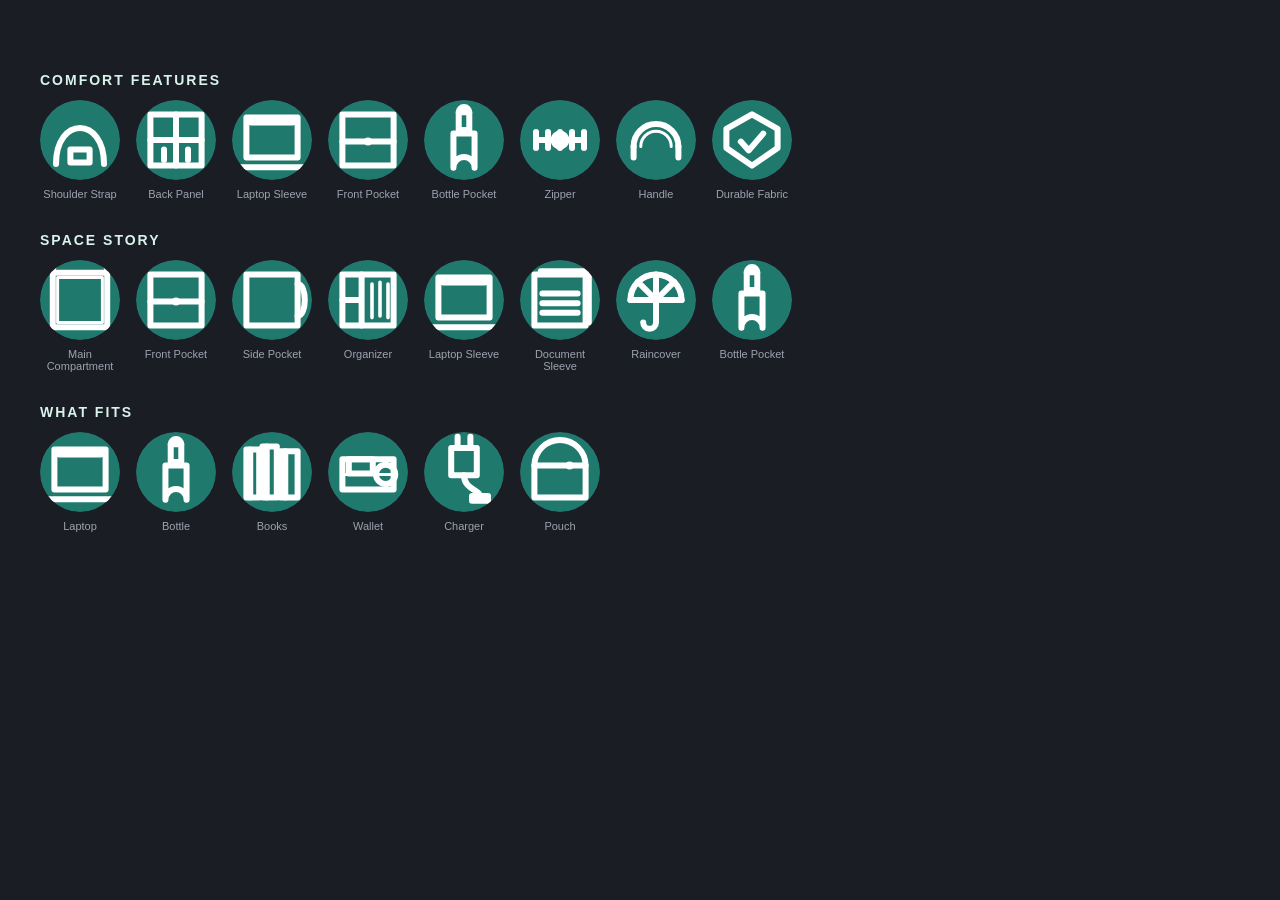
<file: app/icon-preview.html>
<!doctype html>
<html lang="en">
<head>
  <meta charset="UTF-8" />
  <title>Icon Preview</title>
  <style>
    body { background: #1b1d24; font-family: Arial, sans-serif; padding: 32px; }
    h2 { color: #d8f3ec; margin: 32px 0 12px; font-size: 14px; letter-spacing: 2px; text-transform: uppercase; }
    .row { display: flex; flex-wrap: wrap; gap: 16px; margin-bottom: 8px; }
    .icon-cell { display: flex; flex-direction: column; align-items: center; gap: 8px; }
    .icon-cell span { color: #9ca3af; font-size: 11px; text-align: center; max-width: 80px; }
    canvas.icon { background: #2a3347; border-radius: 50%; }
  </style>
</head>
<body>

<h2>Comfort Features</h2>
<div class="row" id="comfort-row"></div>

<h2>Space Story</h2>
<div class="row" id="space-row"></div>

<h2>What Fits</h2>
<div class="row" id="fits-row"></div>

<script>
function makeCanvas(size) {
  const c = document.createElement("canvas");
  c.className = "icon";
  c.width = size;
  c.height = size;
  return c;
}

function drawIcon(canvas, drawFn, color = "#1f7a6d") {
  const ctx = canvas.getContext("2d");
  const s = canvas.width;
  ctx.clearRect(0, 0, s, s);

  // teal circle bg
  ctx.beginPath();
  ctx.arc(s / 2, s / 2, s / 2, 0, Math.PI * 2);
  ctx.fillStyle = color;
  ctx.fill();

  ctx.strokeStyle = "#ffffff";
  ctx.lineWidth = s * 0.075;
  ctx.lineCap = "round";
  ctx.lineJoin = "round";
  ctx.fillStyle = "#ffffff";

  drawFn(ctx, s);
}

// --- icon drawing functions ---

function iconShoulderStrap(ctx, s) {
  const m = s * 0.2;
  // curved strap shape
  ctx.beginPath();
  ctx.moveTo(m, s - m);
  ctx.bezierCurveTo(m, m, s - m, m, s - m, s - m);
  ctx.stroke();
  // buckle
  ctx.strokeRect(s * 0.38, s * 0.62, s * 0.24, s * 0.16);
}

function iconBackPanel(ctx, s) {
  const m = s * 0.18;
  // rectangle (back panel)
  ctx.strokeRect(m, m, s - m * 2, s - m * 2);
  // grid lines suggesting mesh
  ctx.beginPath();
  ctx.moveTo(m, s * 0.5); ctx.lineTo(s - m, s * 0.5);
  ctx.moveTo(s * 0.5, m); ctx.lineTo(s * 0.5, s - m);
  ctx.stroke();
  // airflow arrows
  ctx.beginPath();
  ctx.moveTo(s * 0.35, s * 0.62); ctx.lineTo(s * 0.35, s * 0.75);
  ctx.moveTo(s * 0.5,  s * 0.62); ctx.lineTo(s * 0.5,  s * 0.75);
  ctx.moveTo(s * 0.65, s * 0.62); ctx.lineTo(s * 0.65, s * 0.75);
  ctx.stroke();
}

function iconLaptopSleeve(ctx, s) {
  const m = s * 0.18;
  // laptop outline
  ctx.strokeRect(m, m + s * 0.04, s - m * 2, s - m * 2 - s * 0.14);
  // screen line
  ctx.beginPath();
  ctx.moveTo(m + s * 0.06, m + s * 0.1);
  ctx.lineTo(s - m - s * 0.06, m + s * 0.1);
  ctx.stroke();
  // base
  ctx.beginPath();
  ctx.moveTo(m * 0.5, s - m + s * 0.02);
  ctx.lineTo(s - m * 0.5, s - m + s * 0.02);
  ctx.stroke();
}

function iconFrontPocket(ctx, s) {
  const m = s * 0.18;
  // outer bag
  ctx.strokeRect(m, m, s - m * 2, s - m * 2);
  // pocket flap
  ctx.beginPath();
  ctx.moveTo(m, s * 0.52);
  ctx.lineTo(s - m, s * 0.52);
  ctx.stroke();
  // zipper pull
  ctx.beginPath();
  ctx.arc(s * 0.5, s * 0.52, s * 0.05, 0, Math.PI * 2);
  ctx.fill();
}

function iconBottlePocket(ctx, s) {
  const cx = s / 2, m = s * 0.22;
  // bottle body
  ctx.beginPath();
  ctx.moveTo(cx - m * 0.6, s * 0.42);
  ctx.lineTo(cx - m * 0.6, s - m * 0.7);
  ctx.arc(cx, s - m * 0.7, m * 0.6, Math.PI, 0);
  ctx.lineTo(cx + m * 0.6, s * 0.42);
  ctx.closePath();
  ctx.stroke();
  // bottle neck
  ctx.strokeRect(cx - m * 0.3, m * 0.7, m * 0.6, s * 0.22);
  // cap
  ctx.beginPath();
  ctx.arc(cx, m * 0.7, m * 0.3, Math.PI, 0);
  ctx.stroke();
}

function iconZipper(ctx, s) {
  const m = s * 0.2;
  // zipper track
  ctx.beginPath();
  ctx.moveTo(m, s * 0.5);
  ctx.lineTo(s - m, s * 0.5);
  ctx.stroke();
  // teeth
  for (let i = 0; i < 5; i++) {
    const x = m + (s - m * 2) * (i / 4);
    ctx.beginPath();
    ctx.moveTo(x, s * 0.4); ctx.lineTo(x, s * 0.6);
    ctx.stroke();
  }
  // pull tab
  ctx.beginPath();
  ctx.arc(m + (s - m * 2) * 0.5, s * 0.5, s * 0.08, 0, Math.PI * 2);
  ctx.fillStyle = "rgba(255,255,255,0.3)";
  ctx.fill();
  ctx.stroke();
}

function iconHandle(ctx, s) {
  const cx = s / 2;
  // handle arc
  ctx.beginPath();
  ctx.arc(cx, s * 0.58, s * 0.28, Math.PI, 0);
  ctx.stroke();
  // attachment points
  ctx.beginPath();
  ctx.moveTo(cx - s * 0.28, s * 0.58); ctx.lineTo(cx - s * 0.28, s * 0.72);
  ctx.moveTo(cx + s * 0.28, s * 0.58); ctx.lineTo(cx + s * 0.28, s * 0.72);
  ctx.stroke();
  // padding lines
  ctx.lineWidth *= 0.5;
  ctx.beginPath();
  ctx.arc(cx, s * 0.58, s * 0.19, Math.PI, 0);
  ctx.stroke();
}

function iconFabric(ctx, s) {
  const m = s * 0.18;
  // shield shape
  ctx.beginPath();
  ctx.moveTo(s / 2, m);
  ctx.lineTo(s - m, s * 0.36);
  ctx.lineTo(s - m, s * 0.6);
  ctx.quadraticCurveTo(s / 2, s - m, s / 2, s - m);
  ctx.quadraticCurveTo(m, s * 0.6, m, s * 0.6);
  ctx.lineTo(m, s * 0.36);
  ctx.closePath();
  ctx.stroke();
  // check inside
  ctx.beginPath();
  ctx.moveTo(s * 0.36, s * 0.52);
  ctx.lineTo(s * 0.46, s * 0.63);
  ctx.lineTo(s * 0.64, s * 0.42);
  ctx.stroke();
}

// --- space story icons ---

function iconMainCompartment(ctx, s) {
  const m = s * 0.16;
  ctx.strokeRect(m, m, s - m * 2, s - m * 2);
  // opening arc at top
  ctx.beginPath();
  ctx.arc(s / 2, m, (s - m * 2) / 2, Math.PI, 0);
  ctx.stroke();
  // depth lines
  ctx.lineWidth *= 0.5;
  ctx.strokeRect(m + s * 0.06, m + s * 0.06, s - m * 2 - s * 0.12, s - m * 2 - s * 0.12);
}

function iconOrganizerPocket(ctx, s) {
  const m = s * 0.18;
  ctx.strokeRect(m, m, s - m * 2, s - m * 2);
  // dividers
  ctx.beginPath();
  ctx.moveTo(s * 0.42, m); ctx.lineTo(s * 0.42, s - m);
  ctx.moveTo(m, s * 0.5); ctx.lineTo(s * 0.42, s * 0.5);
  ctx.stroke();
  // small pen/pencil lines
  ctx.lineWidth *= 0.6;
  ctx.beginPath();
  ctx.moveTo(s * 0.55, s * 0.3); ctx.lineTo(s * 0.55, s * 0.72);
  ctx.moveTo(s * 0.65, s * 0.28); ctx.lineTo(s * 0.65, s * 0.7);
  ctx.moveTo(s * 0.75, s * 0.3); ctx.lineTo(s * 0.75, s * 0.72);
  ctx.stroke();
}

function iconDocumentSleeve(ctx, s) {
  const m = s * 0.18;
  // document stack
  ctx.strokeRect(m, m, s - m * 2, s - m * 2);
  ctx.beginPath();
  ctx.moveTo(m + s * 0.08, m - s * 0.04);
  ctx.lineTo(s - m + s * 0.04, m - s * 0.04);
  ctx.lineTo(s - m + s * 0.04, s - m - s * 0.04);
  ctx.stroke();
  // lines on doc
  [0.42, 0.54, 0.66].forEach(y => {
    ctx.beginPath();
    ctx.moveTo(m + s * 0.1, s * y); ctx.lineTo(s - m - s * 0.1, s * y);
    ctx.stroke();
  });
}

function iconSidePocket(ctx, s) {
  const m = s * 0.18;
  // bag side view
  ctx.strokeRect(m, m, s - m * 2, s - m * 2);
  // side pocket bulge
  ctx.beginPath();
  ctx.moveTo(s - m, s * 0.3);
  ctx.bezierCurveTo(s - m + s * 0.12, s * 0.3, s - m + s * 0.12, s * 0.7, s - m, s * 0.7);
  ctx.stroke();
}

function iconRaincover(ctx, s) {
  const cx = s / 2, cy = s * 0.5;
  // umbrella dome
  ctx.beginPath();
  ctx.arc(cx, cy, s * 0.32, Math.PI, 0);
  ctx.stroke();
  // ribs
  for (let i = 0; i <= 4; i++) {
    const angle = Math.PI + (Math.PI * i / 4);
    ctx.beginPath();
    ctx.moveTo(cx, cy);
    ctx.lineTo(cx + Math.cos(angle) * s * 0.32, cy + Math.sin(angle) * s * 0.32);
    ctx.stroke();
  }
  // handle
  ctx.beginPath();
  ctx.moveTo(cx, cy);
  ctx.lineTo(cx, cy + s * 0.28);
  ctx.arc(cx - s * 0.08, cy + s * 0.28, s * 0.08, 0, Math.PI);
  ctx.stroke();
}

// --- what fits icons ---

function iconBooks(ctx, s) {
  const m = s * 0.18;
  // 3 books
  [[m, s*0.22, s*0.16], [m + s*0.2, s*0.18, s*0.18], [m + s*0.42, s*0.24, s*0.22]].forEach(([x, top, w]) => {
    ctx.strokeRect(x, top, w, s - m - top);
    ctx.beginPath();
    ctx.moveTo(x + w * 0.3, top); ctx.lineTo(x + w * 0.3, s - m);
    ctx.stroke();
  });
}

function iconWallet(ctx, s) {
  const m = s * 0.18;
  ctx.strokeRect(m, s * 0.34, s - m * 2, s * 0.38);
  // card slot
  ctx.strokeRect(m + s * 0.08, s * 0.34, s * 0.3, s * 0.18);
  // coin pocket arc
  ctx.beginPath();
  ctx.arc(s * 0.72, s * 0.53, s * 0.12, 0, Math.PI * 2);
  ctx.stroke();
  // fold line
  ctx.beginPath();
  ctx.moveTo(m, s * 0.53); ctx.lineTo(s - m, s * 0.53);
  ctx.lineWidth *= 0.5;
  ctx.stroke();
}

function iconCharger(ctx, s) {
  const cx = s / 2, m = s * 0.2;
  // plug body
  ctx.strokeRect(cx - s * 0.16, m, s * 0.32, s * 0.34);
  // prongs
  ctx.beginPath();
  ctx.moveTo(cx - s * 0.08, m); ctx.lineTo(cx - s * 0.08, m - s * 0.14);
  ctx.moveTo(cx + s * 0.08, m); ctx.lineTo(cx + s * 0.08, m - s * 0.14);
  ctx.stroke();
  // cable
  ctx.beginPath();
  ctx.moveTo(cx, m + s * 0.34);
  ctx.bezierCurveTo(cx, s * 0.72, cx + s * 0.2, s * 0.72, cx + s * 0.2, s - m);
  ctx.stroke();
  // connector end
  ctx.strokeRect(cx + s * 0.1, s - m, s * 0.2, s * 0.06);
}

function iconPouch(ctx, s) {
  const m = s * 0.18;
  // pouch body
  ctx.beginPath();
  ctx.moveTo(m, s * 0.42);
  ctx.lineTo(m, s - m);
  ctx.lineTo(s - m, s - m);
  ctx.lineTo(s - m, s * 0.42);
  ctx.arc(s / 2, s * 0.42, (s - m * 2) / 2, 0, Math.PI, true);
  ctx.closePath();
  ctx.stroke();
  // zipper
  ctx.beginPath();
  ctx.moveTo(m, s * 0.42); ctx.lineTo(s - m, s * 0.42);
  ctx.stroke();
  // pull
  ctx.beginPath();
  ctx.arc(s * 0.62, s * 0.42, s * 0.05, 0, Math.PI * 2);
  ctx.fill();
}

// --- render ---

const comfortIcons = [
  { label: "Shoulder Strap", fn: iconShoulderStrap },
  { label: "Back Panel",     fn: iconBackPanel },
  { label: "Laptop Sleeve",  fn: iconLaptopSleeve },
  { label: "Front Pocket",   fn: iconFrontPocket },
  { label: "Bottle Pocket",  fn: iconBottlePocket },
  { label: "Zipper",         fn: iconZipper },
  { label: "Handle",         fn: iconHandle },
  { label: "Durable Fabric", fn: iconFabric },
];

const spaceIcons = [
  { label: "Main Compartment", fn: iconMainCompartment },
  { label: "Front Pocket",     fn: iconFrontPocket },
  { label: "Side Pocket",      fn: iconSidePocket },
  { label: "Organizer",        fn: iconOrganizerPocket },
  { label: "Laptop Sleeve",    fn: iconLaptopSleeve },
  { label: "Document Sleeve",  fn: iconDocumentSleeve },
  { label: "Raincover",        fn: iconRaincover },
  { label: "Bottle Pocket",    fn: iconBottlePocket },
];

const fitsIcons = [
  { label: "Laptop",   fn: iconLaptopSleeve },
  { label: "Bottle",   fn: iconBottlePocket },
  { label: "Books",    fn: iconBooks },
  { label: "Wallet",   fn: iconWallet },
  { label: "Charger",  fn: iconCharger },
  { label: "Pouch",    fn: iconPouch },
];

function renderGroup(containerId, icons) {
  const row = document.getElementById(containerId);
  icons.forEach(({ label, fn }) => {
    const cell = document.createElement("div");
    cell.className = "icon-cell";
    const canvas = makeCanvas(80);
    drawIcon(canvas, fn);
    const span = document.createElement("span");
    span.textContent = label;
    cell.appendChild(canvas);
    cell.appendChild(span);
    row.appendChild(cell);
  });
}

renderGroup("comfort-row", comfortIcons);
renderGroup("space-row", spaceIcons);
renderGroup("fits-row", fitsIcons);
</script>
</body>
</html>
</file>
